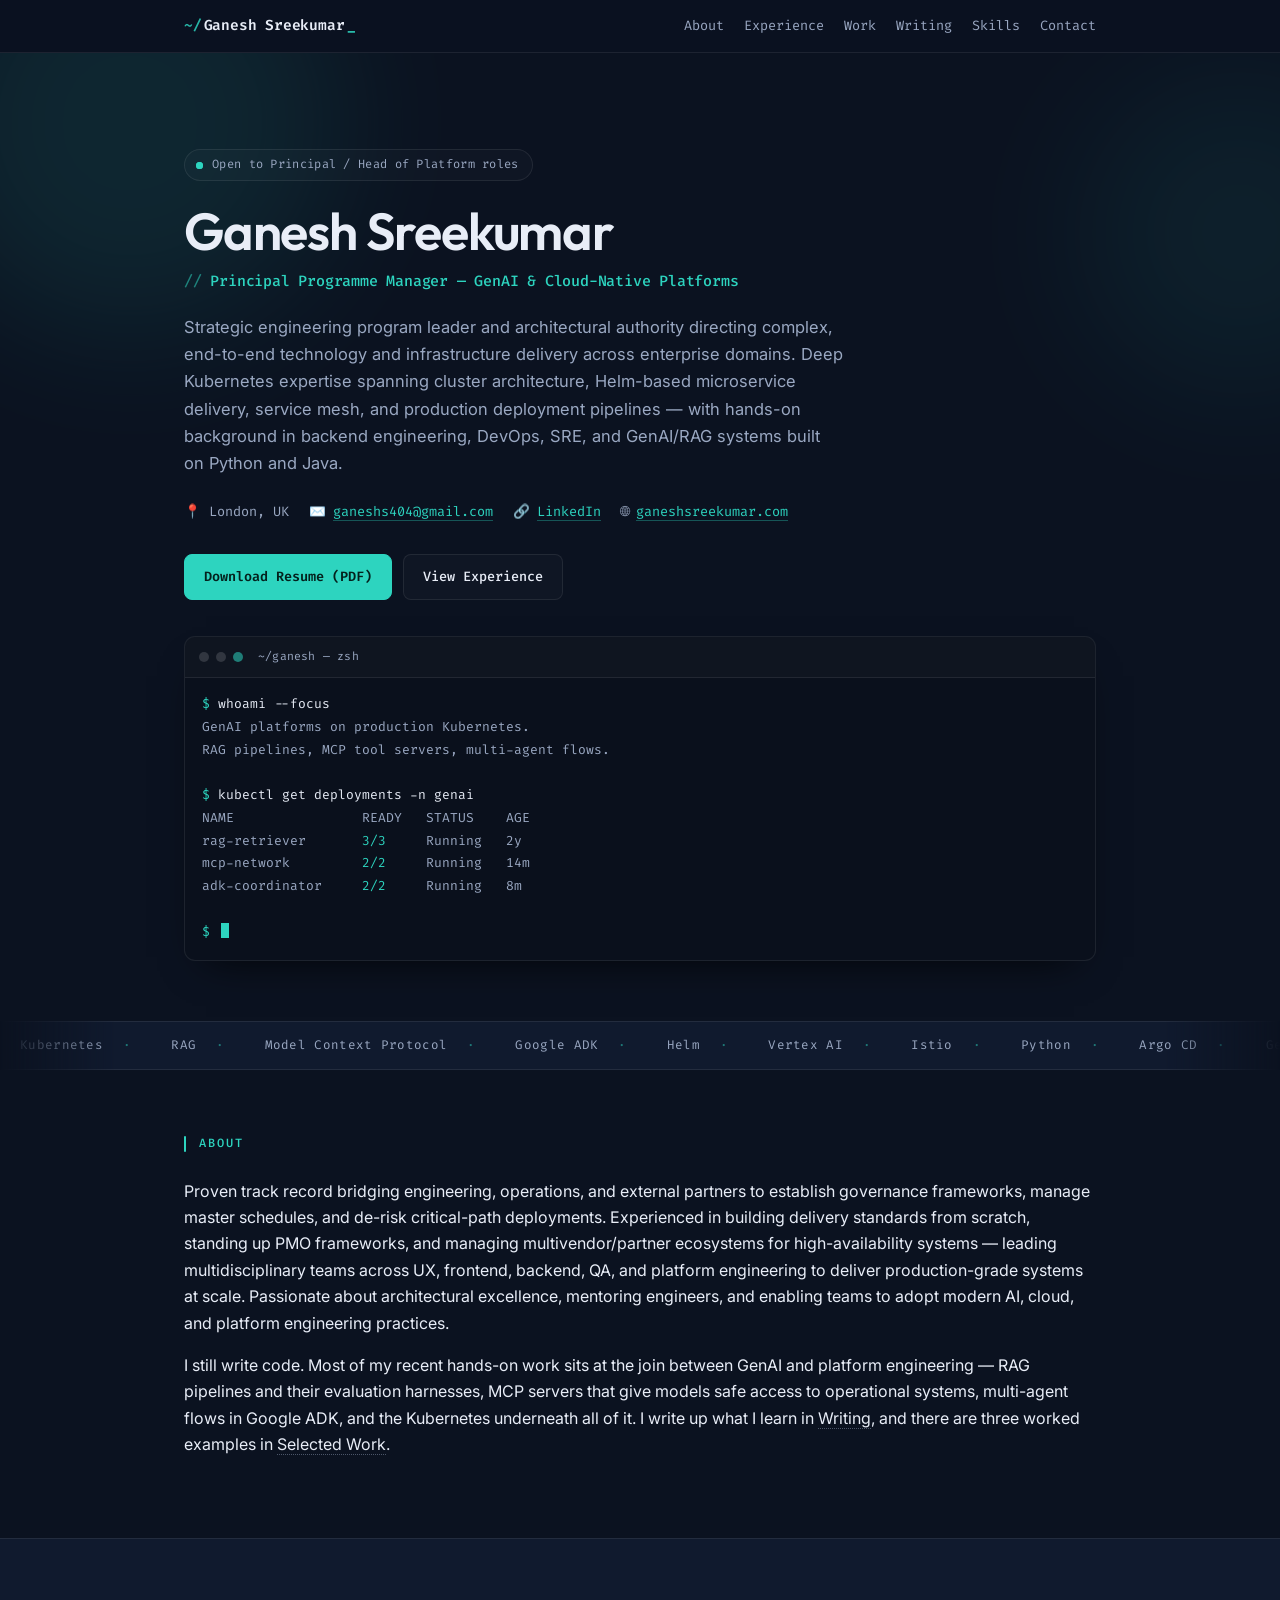
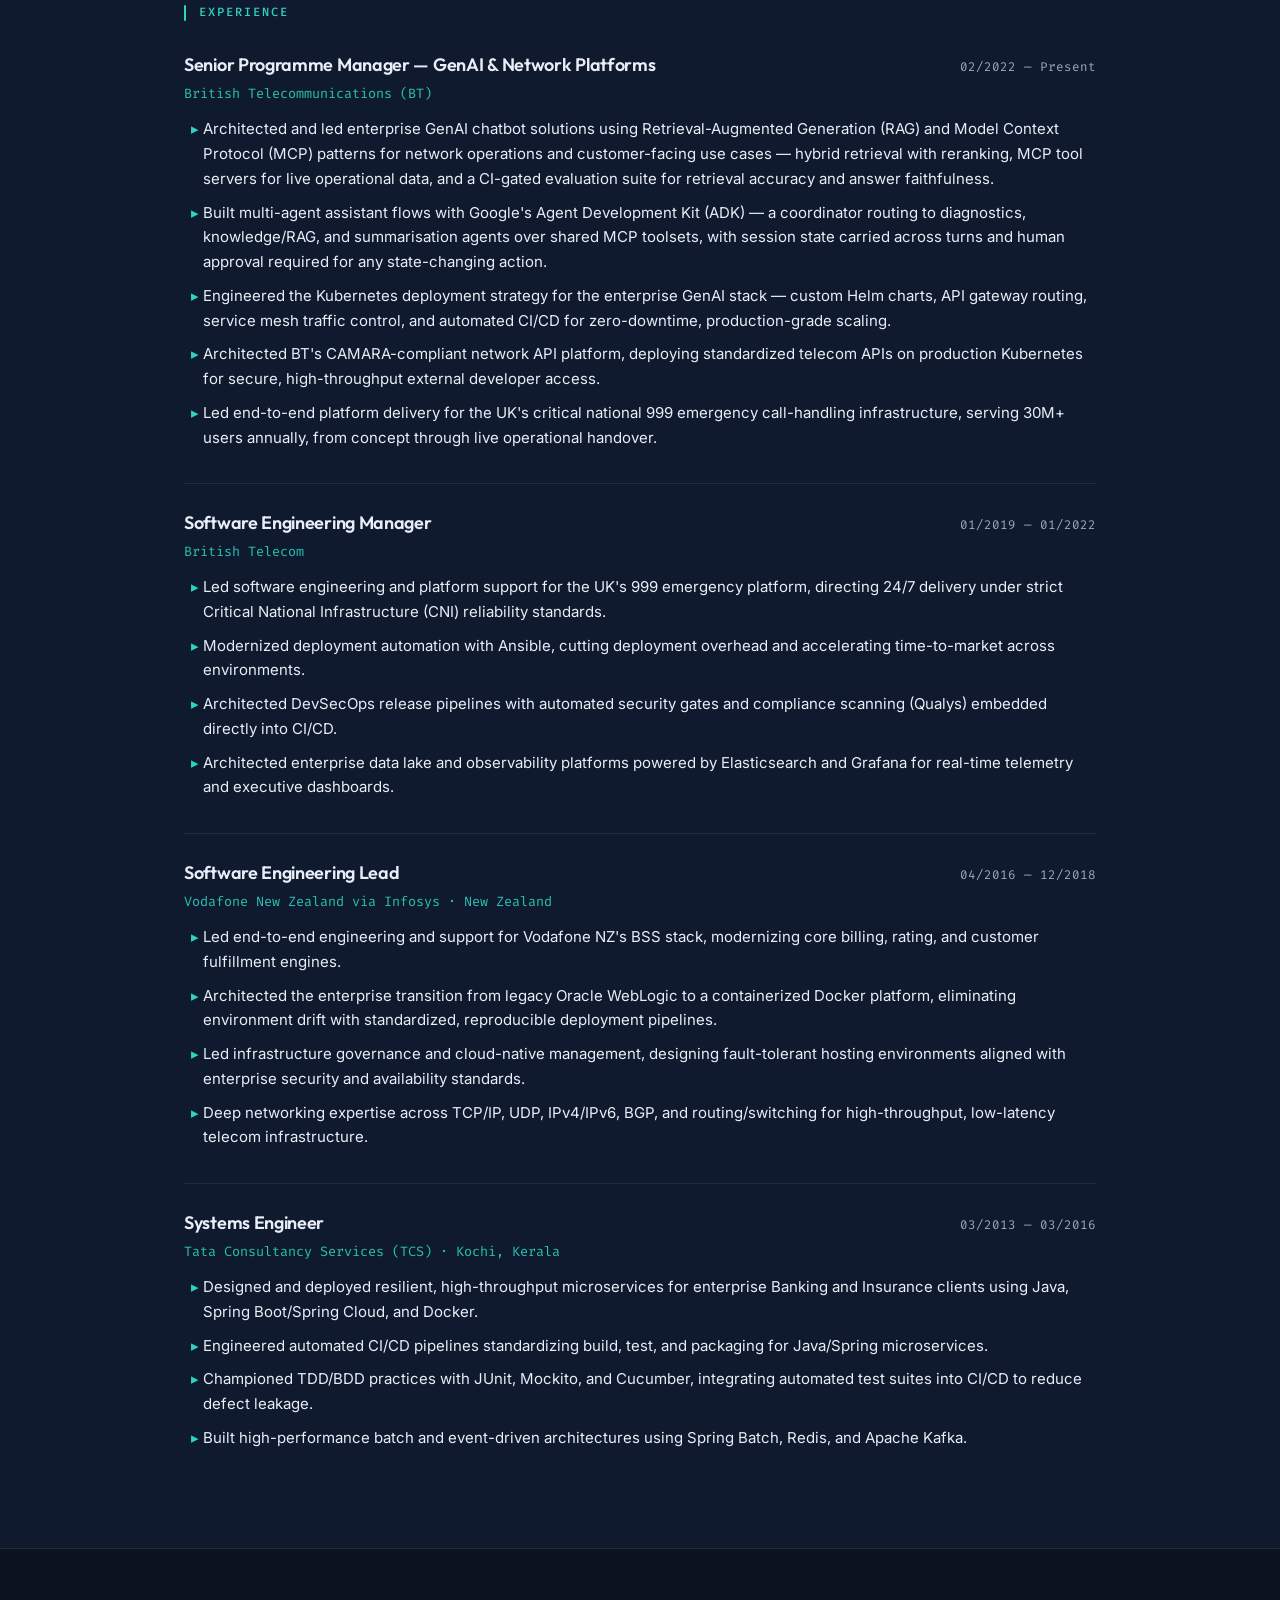
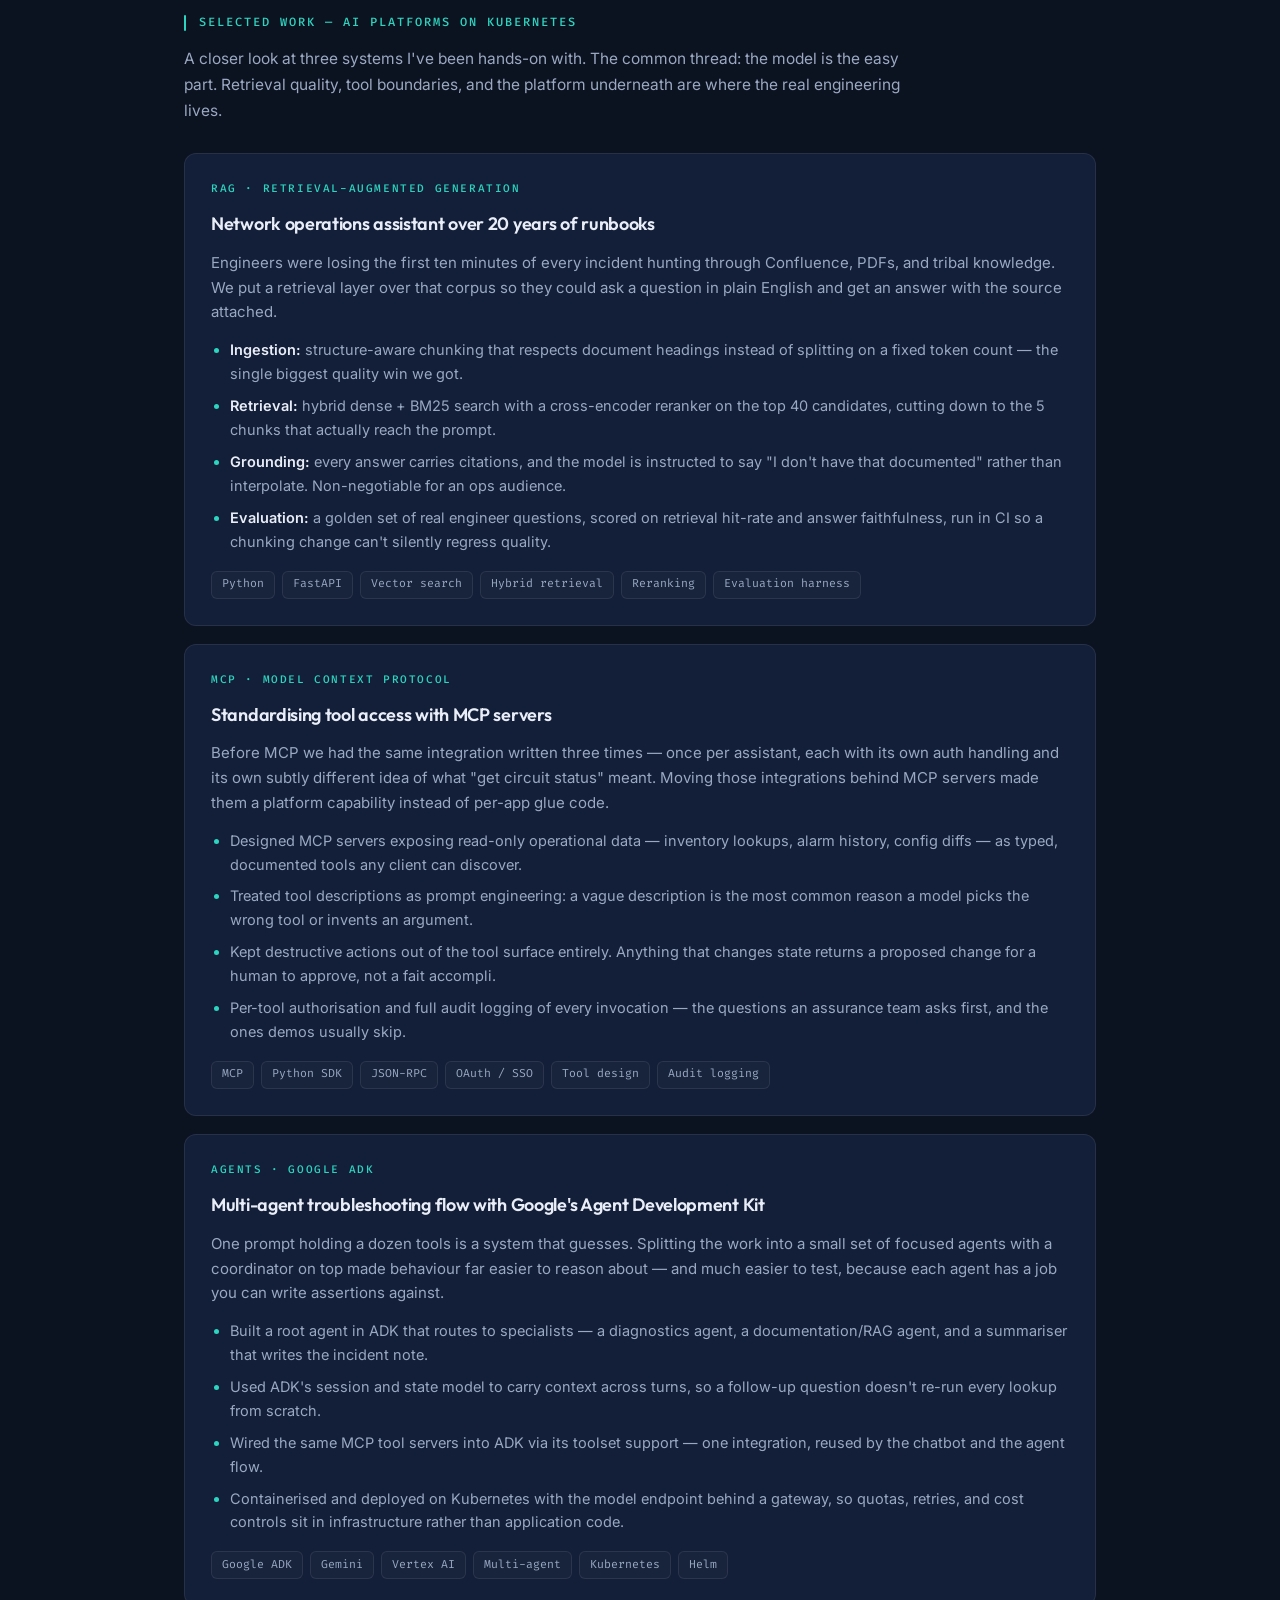
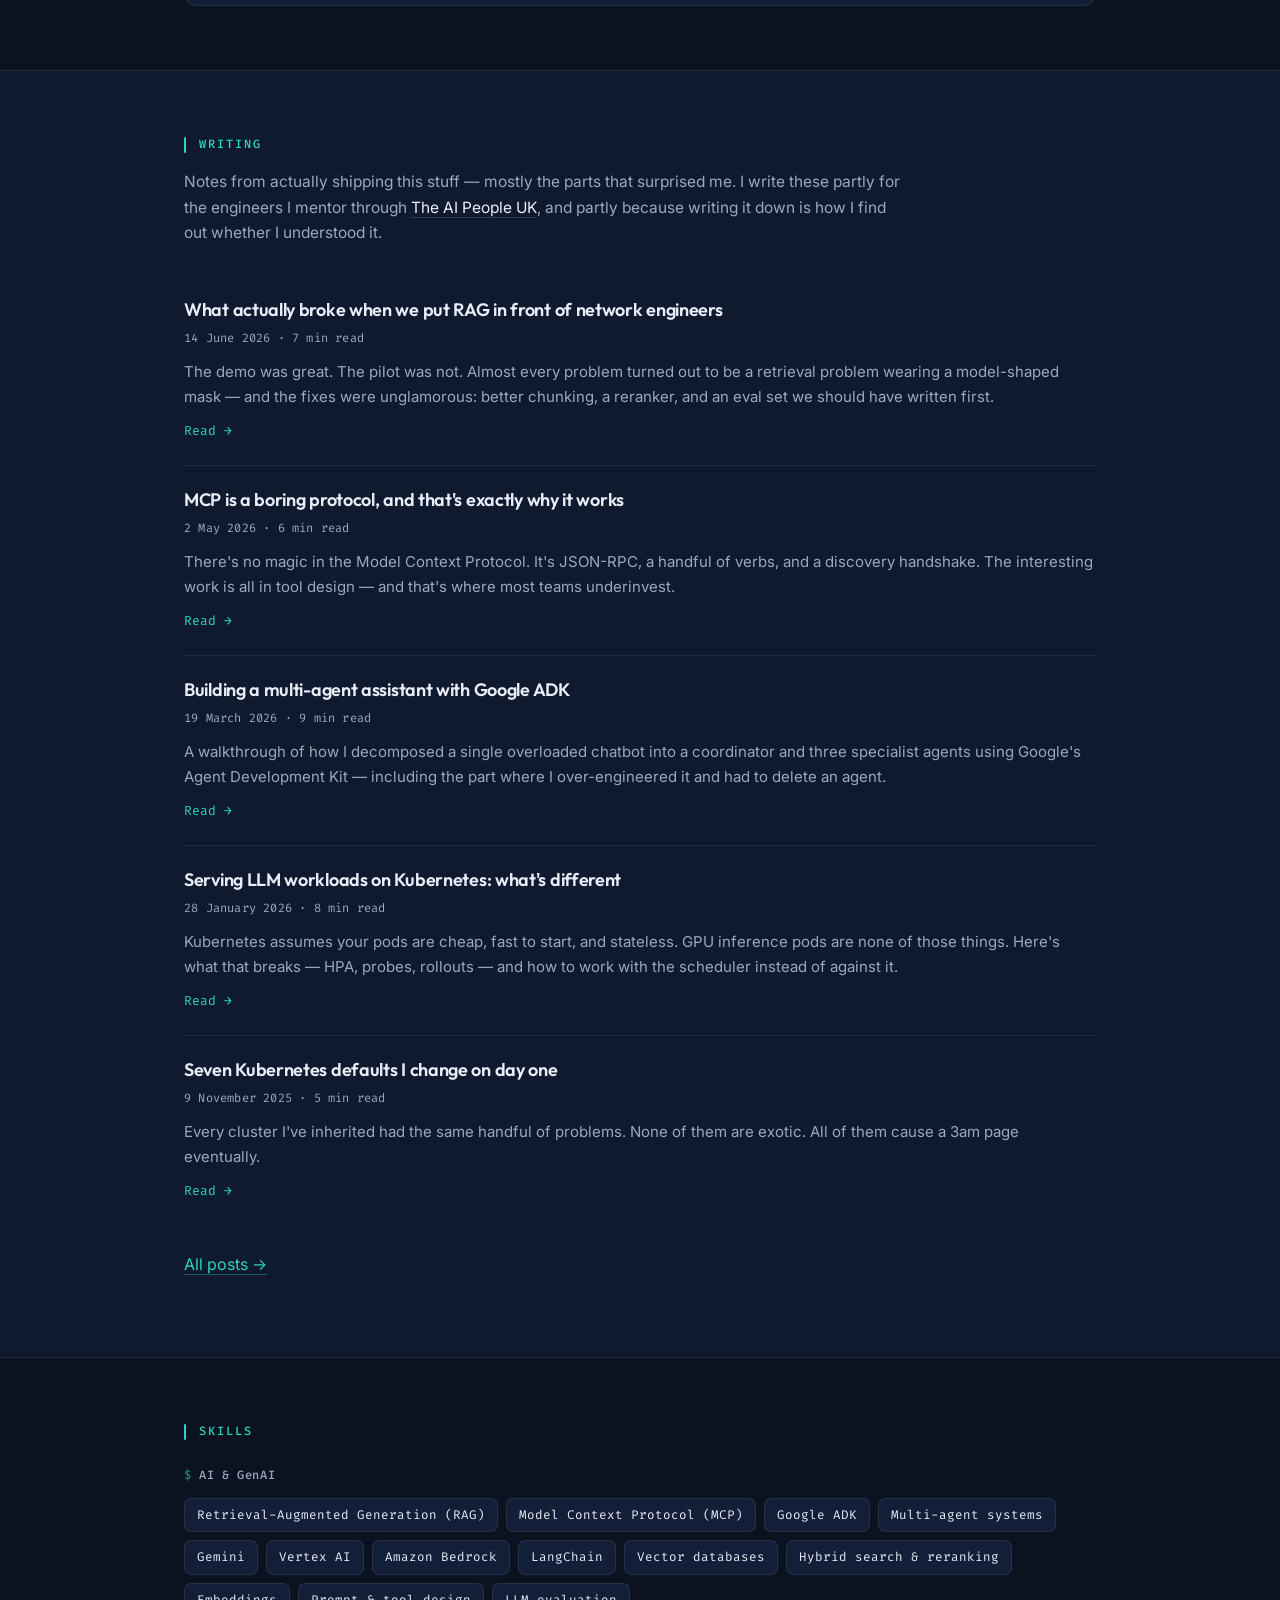
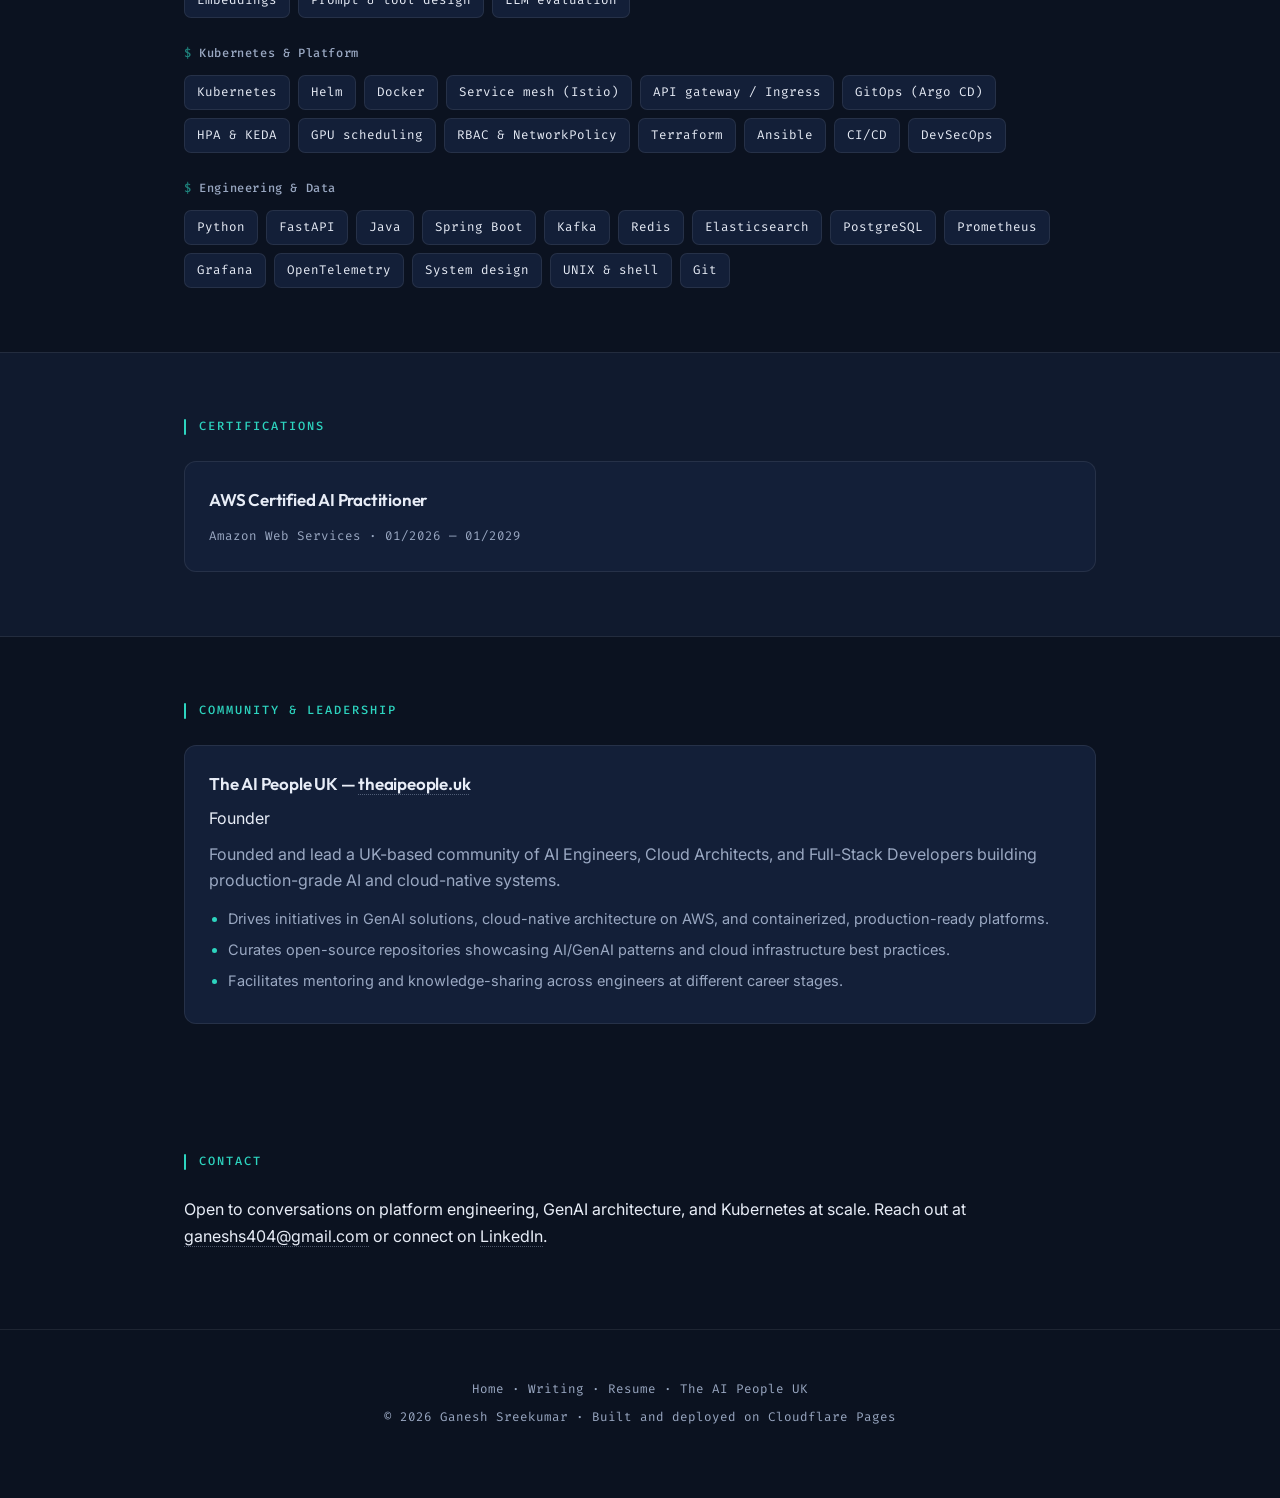
<file: index.html>
<!doctype html>
<html lang="en">
<head>
<meta charset="UTF-8" />
<meta name="viewport" content="width=device-width, initial-scale=1.0" />
<title>Ganesh Sreekumar — Principal Programme Manager</title>
<meta name="description" content="Ganesh Sreekumar — engineering programme leader in London working on Kubernetes platforms and production GenAI systems: RAG, MCP, and multi-agent assistants built with Google ADK." />
<link rel="preconnect" href="https://fonts.googleapis.com" />
<link rel="preconnect" href="https://fonts.gstatic.com" crossorigin />
<link rel="stylesheet" href="https://fonts.googleapis.com/css2?family=Inter:wght@400;500;600&family=Outfit:wght@500;600;700&family=Fira+Code:wght@400;500&display=swap" />
<link rel="stylesheet" href="styles.css" />
</head>
<body>

<header class="site">
  <nav class="site">
    <a class="brand" href="index.html">Ganesh Sreekumar</a>
    <div class="links">
      <a href="#about">About</a>
      <a href="#experience">Experience</a>
      <a href="#work">Work</a>
      <a href="#writing">Writing</a>
      <a href="#skills">Skills</a>
      <a href="#contact">Contact</a>
    </div>
  </nav>
</header>

<section class="hero">
  <div class="wrap">
    <p class="status"><span class="dot"></span> Open to Principal / Head of Platform roles</p>
    <h1>Ganesh Sreekumar</h1>
    <p class="role">Principal Programme Manager — GenAI &amp; Cloud-Native Platforms</p>
    <p class="summary">
      Strategic engineering program leader and architectural authority directing complex,
      end-to-end technology and infrastructure delivery across enterprise domains. Deep
      Kubernetes expertise spanning cluster architecture, Helm-based microservice delivery,
      service mesh, and production deployment pipelines — with hands-on background in
      backend engineering, DevOps, SRE, and GenAI/RAG systems built on Python and Java.
    </p>
    <div class="meta">
      <span>📍 London, UK</span>
      <span>✉️ <a href="mailto:ganeshs404@gmail.com">ganeshs404@gmail.com</a></span>
      <span>🔗 <a href="https://linkedin.com/in/ganesh-sreekumar-a148a0a6" target="_blank" rel="noopener">LinkedIn</a></span>
      <span>🌐 <a href="https://ganeshsreekumar.com" target="_blank" rel="noopener">ganeshsreekumar.com</a></span>
    </div>
    <div class="cta-row">
      <a class="btn primary" href="resume.pdf" download>Download Resume (PDF)</a>
      <a class="btn ghost" href="#experience">View Experience</a>
    </div>

    <div class="terminal" aria-label="Summary of current focus">
      <div class="terminal-bar">
        <i></i><i></i><i></i>
        <span class="path">~/ganesh — zsh</span>
      </div>
      <div class="terminal-body">
<div class="line"><span class="prompt">$</span> <span class="cmd">whoami --focus</span></div>
<div class="line"><span class="out">GenAI platforms on production Kubernetes.</span></div>
<div class="line"><span class="out">RAG pipelines, MCP tool servers, multi-agent flows.</span></div>
<div class="line">&nbsp;</div>
<div class="line"><span class="prompt">$</span> <span class="cmd">kubectl get deployments -n genai</span></div>
<div class="line"><span class="out">NAME                READY   STATUS    AGE</span></div>
<div class="line"><span class="out">rag-retriever       <span class="key">3/3</span>     Running   2y</span></div>
<div class="line"><span class="out">mcp-network         <span class="key">2/2</span>     Running   14m</span></div>
<div class="line"><span class="out">adk-coordinator     <span class="key">2/2</span>     Running   8m</span></div>
<div class="line">&nbsp;</div>
<div class="line"><span class="prompt">$</span> <span class="cursor"></span></div>
      </div>
    </div>
  </div>
</section>

<div class="marquee" aria-hidden="true">
  <div class="marquee-track">
    <span>Kubernetes</span><span>RAG</span><span>Model Context Protocol</span><span>Google ADK</span><span>Helm</span><span>Vertex AI</span><span>Istio</span><span>Python</span><span>Argo CD</span><span>Gemini</span><span>Terraform</span><span>Kafka</span><span>Prometheus</span><span>Spring Boot</span>
    <span>Kubernetes</span><span>RAG</span><span>Model Context Protocol</span><span>Google ADK</span><span>Helm</span><span>Vertex AI</span><span>Istio</span><span>Python</span><span>Argo CD</span><span>Gemini</span><span>Terraform</span><span>Kafka</span><span>Prometheus</span><span>Spring Boot</span>
  </div>
</div>

<section id="about">
  <div class="wrap">
    <h2>About</h2>
    <p class="summary" style="max-width:100%;">
      Proven track record bridging engineering, operations, and external partners to establish
      governance frameworks, manage master schedules, and de-risk critical-path deployments.
      Experienced in building delivery standards from scratch, standing up PMO frameworks, and
      managing multivendor/partner ecosystems for high-availability systems — leading
      multidisciplinary teams across UX, frontend, backend, QA, and platform engineering to
      deliver production-grade systems at scale. Passionate about architectural excellence,
      mentoring engineers, and enabling teams to adopt modern AI, cloud, and platform
      engineering practices.
    </p>
    <p class="summary" style="max-width:100%; margin-top:16px;">
      I still write code. Most of my recent hands-on work sits at the join between GenAI and
      platform engineering — RAG pipelines and their evaluation harnesses, MCP servers that give
      models safe access to operational systems, multi-agent flows in Google ADK, and the
      Kubernetes underneath all of it. I write up what I learn in
      <a href="#writing">Writing</a>, and there are three worked examples in
      <a href="#work">Selected Work</a>.
    </p>
  </div>
</section>

<section id="experience" class="alt">
  <div class="wrap">
    <h2>Experience</h2>

    <div class="job">
      <div class="job-head">
        <h3>Senior Programme Manager — GenAI &amp; Network Platforms</h3>
        <span class="dates">02/2022 — Present</span>
      </div>
      <p class="company">British Telecommunications (BT)</p>
      <ul>
        <li>Architected and led enterprise GenAI chatbot solutions using Retrieval-Augmented Generation (RAG) and Model Context Protocol (MCP) patterns for network operations and customer-facing use cases — hybrid retrieval with reranking, MCP tool servers for live operational data, and a CI-gated evaluation suite for retrieval accuracy and answer faithfulness.</li>
        <li>Built multi-agent assistant flows with Google's Agent Development Kit (ADK) — a coordinator routing to diagnostics, knowledge/RAG, and summarisation agents over shared MCP toolsets, with session state carried across turns and human approval required for any state-changing action.</li>
        <li>Engineered the Kubernetes deployment strategy for the enterprise GenAI stack — custom Helm charts, API gateway routing, service mesh traffic control, and automated CI/CD for zero-downtime, production-grade scaling.</li>
        <li>Architected BT's CAMARA-compliant network API platform, deploying standardized telecom APIs on production Kubernetes for secure, high-throughput external developer access.</li>
        <li>Led end-to-end platform delivery for the UK's critical national 999 emergency call-handling infrastructure, serving 30M+ users annually, from concept through live operational handover.</li>
      </ul>
    </div>

    <div class="job">
      <div class="job-head">
        <h3>Software Engineering Manager</h3>
        <span class="dates">01/2019 — 01/2022</span>
      </div>
      <p class="company">British Telecom</p>
      <ul>
        <li>Led software engineering and platform support for the UK's 999 emergency platform, directing 24/7 delivery under strict Critical National Infrastructure (CNI) reliability standards.</li>
        <li>Modernized deployment automation with Ansible, cutting deployment overhead and accelerating time-to-market across environments.</li>
        <li>Architected DevSecOps release pipelines with automated security gates and compliance scanning (Qualys) embedded directly into CI/CD.</li>
        <li>Architected enterprise data lake and observability platforms powered by Elasticsearch and Grafana for real-time telemetry and executive dashboards.</li>
      </ul>
    </div>

    <div class="job">
      <div class="job-head">
        <h3>Software Engineering Lead</h3>
        <span class="dates">04/2016 — 12/2018</span>
      </div>
      <p class="company">Vodafone New Zealand via Infosys · New Zealand</p>
      <ul>
        <li>Led end-to-end engineering and support for Vodafone NZ's BSS stack, modernizing core billing, rating, and customer fulfillment engines.</li>
        <li>Architected the enterprise transition from legacy Oracle WebLogic to a containerized Docker platform, eliminating environment drift with standardized, reproducible deployment pipelines.</li>
        <li>Led infrastructure governance and cloud-native management, designing fault-tolerant hosting environments aligned with enterprise security and availability standards.</li>
        <li>Deep networking expertise across TCP/IP, UDP, IPv4/IPv6, BGP, and routing/switching for high-throughput, low-latency telecom infrastructure.</li>
      </ul>
    </div>

    <div class="job">
      <div class="job-head">
        <h3>Systems Engineer</h3>
        <span class="dates">03/2013 — 03/2016</span>
      </div>
      <p class="company">Tata Consultancy Services (TCS) · Kochi, Kerala</p>
      <ul>
        <li>Designed and deployed resilient, high-throughput microservices for enterprise Banking and Insurance clients using Java, Spring Boot/Spring Cloud, and Docker.</li>
        <li>Engineered automated CI/CD pipelines standardizing build, test, and packaging for Java/Spring microservices.</li>
        <li>Championed TDD/BDD practices with JUnit, Mockito, and Cucumber, integrating automated test suites into CI/CD to reduce defect leakage.</li>
        <li>Built high-performance batch and event-driven architectures using Spring Batch, Redis, and Apache Kafka.</li>
      </ul>
    </div>
  </div>
</section>

<section id="work">
  <div class="wrap">
    <h2>Selected Work — AI Platforms on Kubernetes</h2>
    <p class="section-intro">
      A closer look at three systems I've been hands-on with. The common thread: the model is
      the easy part. Retrieval quality, tool boundaries, and the platform underneath are where
      the real engineering lives.
    </p>

    <div class="work-grid">

      <div class="work-card">
        <p class="kicker">RAG · Retrieval-Augmented Generation</p>
        <h3>Network operations assistant over 20 years of runbooks</h3>
        <p>
          Engineers were losing the first ten minutes of every incident hunting through
          Confluence, PDFs, and tribal knowledge. We put a retrieval layer over that corpus so
          they could ask a question in plain English and get an answer with the source attached.
        </p>
        <ul>
          <li><span class="label">Ingestion:</span> structure-aware chunking that respects document headings instead of splitting on a fixed token count — the single biggest quality win we got.</li>
          <li><span class="label">Retrieval:</span> hybrid dense + BM25 search with a cross-encoder reranker on the top 40 candidates, cutting down to the 5 chunks that actually reach the prompt.</li>
          <li><span class="label">Grounding:</span> every answer carries citations, and the model is instructed to say "I don't have that documented" rather than interpolate. Non-negotiable for an ops audience.</li>
          <li><span class="label">Evaluation:</span> a golden set of real engineer questions, scored on retrieval hit-rate and answer faithfulness, run in CI so a chunking change can't silently regress quality.</li>
        </ul>
        <div class="stack">
          <span>Python</span><span>FastAPI</span><span>Vector search</span><span>Hybrid retrieval</span>
          <span>Reranking</span><span>Evaluation harness</span>
        </div>
      </div>

      <div class="work-card">
        <p class="kicker">MCP · Model Context Protocol</p>
        <h3>Standardising tool access with MCP servers</h3>
        <p>
          Before MCP we had the same integration written three times — once per assistant, each
          with its own auth handling and its own subtly different idea of what "get circuit
          status" meant. Moving those integrations behind MCP servers made them a platform
          capability instead of per-app glue code.
        </p>
        <ul>
          <li>Designed MCP servers exposing read-only operational data — inventory lookups, alarm history, config diffs — as typed, documented tools any client can discover.</li>
          <li>Treated tool descriptions as prompt engineering: a vague description is the most common reason a model picks the wrong tool or invents an argument.</li>
          <li>Kept destructive actions out of the tool surface entirely. Anything that changes state returns a proposed change for a human to approve, not a fait accompli.</li>
          <li>Per-tool authorisation and full audit logging of every invocation — the questions an assurance team asks first, and the ones demos usually skip.</li>
        </ul>
        <div class="stack">
          <span>MCP</span><span>Python SDK</span><span>JSON-RPC</span><span>OAuth / SSO</span>
          <span>Tool design</span><span>Audit logging</span>
        </div>
      </div>

      <div class="work-card">
        <p class="kicker">Agents · Google ADK</p>
        <h3>Multi-agent troubleshooting flow with Google's Agent Development Kit</h3>
        <p>
          One prompt holding a dozen tools is a system that guesses. Splitting the work into a
          small set of focused agents with a coordinator on top made behaviour far easier to
          reason about — and much easier to test, because each agent has a job you can write
          assertions against.
        </p>
        <ul>
          <li>Built a root agent in ADK that routes to specialists — a diagnostics agent, a documentation/RAG agent, and a summariser that writes the incident note.</li>
          <li>Used ADK's session and state model to carry context across turns, so a follow-up question doesn't re-run every lookup from scratch.</li>
          <li>Wired the same MCP tool servers into ADK via its toolset support — one integration, reused by the chatbot and the agent flow.</li>
          <li>Containerised and deployed on Kubernetes with the model endpoint behind a gateway, so quotas, retries, and cost controls sit in infrastructure rather than application code.</li>
        </ul>
        <div class="stack">
          <span>Google ADK</span><span>Gemini</span><span>Vertex AI</span><span>Multi-agent</span>
          <span>Kubernetes</span><span>Helm</span>
        </div>
      </div>

    </div>
  </div>
</section>

<section id="writing" class="alt">
  <div class="wrap">
    <h2>Writing</h2>
    <p class="section-intro">
      Notes from actually shipping this stuff — mostly the parts that surprised me. I write
      these partly for the engineers I mentor through
      <a href="https://theaipeople.uk/" target="_blank" rel="noopener">The AI People UK</a>, and
      partly because writing it down is how I find out whether I understood it.
    </p>

    <div class="post-list">

      <div class="post-item">
        <h3><a href="blog/rag-lessons-from-production.html">What actually broke when we put RAG in front of network engineers</a></h3>
        <p class="post-meta">14 June 2026 · 7 min read</p>
        <p class="excerpt">
          The demo was great. The pilot was not. Almost every problem turned out to be a
          retrieval problem wearing a model-shaped mask — and the fixes were unglamorous:
          better chunking, a reranker, and an eval set we should have written first.
        </p>
        <a class="more" href="blog/rag-lessons-from-production.html">Read →</a>
      </div>

      <div class="post-item">
        <h3><a href="blog/mcp-is-boring.html">MCP is a boring protocol, and that's exactly why it works</a></h3>
        <p class="post-meta">2 May 2026 · 6 min read</p>
        <p class="excerpt">
          There's no magic in the Model Context Protocol. It's JSON-RPC, a handful of verbs, and
          a discovery handshake. The interesting work is all in tool design — and that's where
          most teams underinvest.
        </p>
        <a class="more" href="blog/mcp-is-boring.html">Read →</a>
      </div>

      <div class="post-item">
        <h3><a href="blog/building-agents-with-google-adk.html">Building a multi-agent assistant with Google ADK</a></h3>
        <p class="post-meta">19 March 2026 · 9 min read</p>
        <p class="excerpt">
          A walkthrough of how I decomposed a single overloaded chatbot into a coordinator and
          three specialist agents using Google's Agent Development Kit — including the part
          where I over-engineered it and had to delete an agent.
        </p>
        <a class="more" href="blog/building-agents-with-google-adk.html">Read →</a>
      </div>

      <div class="post-item">
        <h3><a href="blog/llm-workloads-on-kubernetes.html">Serving LLM workloads on Kubernetes: what's different</a></h3>
        <p class="post-meta">28 January 2026 · 8 min read</p>
        <p class="excerpt">
          Kubernetes assumes your pods are cheap, fast to start, and stateless. GPU inference
          pods are none of those things. Here's what that breaks — HPA, probes, rollouts — and
          how to work with the scheduler instead of against it.
        </p>
        <a class="more" href="blog/llm-workloads-on-kubernetes.html">Read →</a>
      </div>

      <div class="post-item">
        <h3><a href="blog/kubernetes-defaults-i-change.html">Seven Kubernetes defaults I change on day one</a></h3>
        <p class="post-meta">9 November 2025 · 5 min read</p>
        <p class="excerpt">
          Every cluster I've inherited had the same handful of problems. None of them are
          exotic. All of them cause a 3am page eventually.
        </p>
        <a class="more" href="blog/kubernetes-defaults-i-change.html">Read →</a>
      </div>

    </div>

    <p style="margin-top:26px;"><a href="blog/index.html">All posts →</a></p>
  </div>
</section>

<section id="skills">
  <div class="wrap">
    <h2>Skills</h2>
    <div class="skill-group">
      <h3>AI &amp; GenAI</h3>
      <div class="skills">
        <span>Retrieval-Augmented Generation (RAG)</span><span>Model Context Protocol (MCP)</span>
        <span>Google ADK</span><span>Multi-agent systems</span><span>Gemini</span>
        <span>Vertex AI</span><span>Amazon Bedrock</span><span>LangChain</span>
        <span>Vector databases</span><span>Hybrid search &amp; reranking</span>
        <span>Embeddings</span><span>Prompt &amp; tool design</span><span>LLM evaluation</span>
      </div>
    </div>
    <div class="skill-group">
      <h3>Kubernetes &amp; Platform</h3>
      <div class="skills">
        <span>Kubernetes</span><span>Helm</span><span>Docker</span><span>Service mesh (Istio)</span>
        <span>API gateway / Ingress</span><span>GitOps (Argo CD)</span><span>HPA &amp; KEDA</span>
        <span>GPU scheduling</span><span>RBAC &amp; NetworkPolicy</span><span>Terraform</span>
        <span>Ansible</span><span>CI/CD</span><span>DevSecOps</span>
      </div>
    </div>
    <div class="skill-group">
      <h3>Engineering &amp; Data</h3>
      <div class="skills">
        <span>Python</span><span>FastAPI</span><span>Java</span><span>Spring Boot</span>
        <span>Kafka</span><span>Redis</span><span>Elasticsearch</span><span>PostgreSQL</span>
        <span>Prometheus</span><span>Grafana</span><span>OpenTelemetry</span>
        <span>System design</span><span>UNIX &amp; shell</span><span>Git</span>
      </div>
    </div>
  </div>
</section>

<section id="certifications" class="alt">
  <div class="wrap">
    <h2>Certifications</h2>
    <div class="cert-card">
      <h3>AWS Certified AI Practitioner</h3>
      <p class="dates">Amazon Web Services · 01/2026 — 01/2029</p>
    </div>
  </div>
</section>

<section id="community">
  <div class="wrap">
    <h2>Community &amp; Leadership</h2>
    <div class="community-card">
      <h3>The AI People UK — <a href="https://theaipeople.uk/" target="_blank" rel="noopener">theaipeople.uk</a></h3>
      <p style="color:var(--text); margin:0;">Founder</p>
      <p>Founded and lead a UK-based community of AI Engineers, Cloud Architects, and Full-Stack Developers building production-grade AI and cloud-native systems.</p>
      <ul>
        <li>Drives initiatives in GenAI solutions, cloud-native architecture on AWS, and containerized, production-ready platforms.</li>
        <li>Curates open-source repositories showcasing AI/GenAI patterns and cloud infrastructure best practices.</li>
        <li>Facilitates mentoring and knowledge-sharing across engineers at different career stages.</li>
      </ul>
    </div>
  </div>
</section>

<section id="contact">
  <div class="wrap">
    <h2>Contact</h2>
    <p class="summary" style="max-width:100%;">
      Open to conversations on platform engineering, GenAI architecture, and Kubernetes at scale.
      Reach out at <a href="mailto:ganeshs404@gmail.com">ganeshs404@gmail.com</a> or connect on
      <a href="https://linkedin.com/in/ganesh-sreekumar-a148a0a6" target="_blank" rel="noopener">LinkedIn</a>.
    </p>
  </div>
</section>

<footer>
  <div class="wrap">
    <p><a href="index.html">Home</a> · <a href="blog/index.html">Writing</a> · <a href="resume.pdf">Resume</a> · <a href="https://theaipeople.uk/" target="_blank" rel="noopener">The AI People UK</a></p>
    <p>© <span id="year"></span> Ganesh Sreekumar · Built and deployed on Cloudflare Pages</p>
  </div>
</footer>

<script>document.getElementById('year').textContent = new Date().getFullYear();</script>
</body>
</html>
</file>
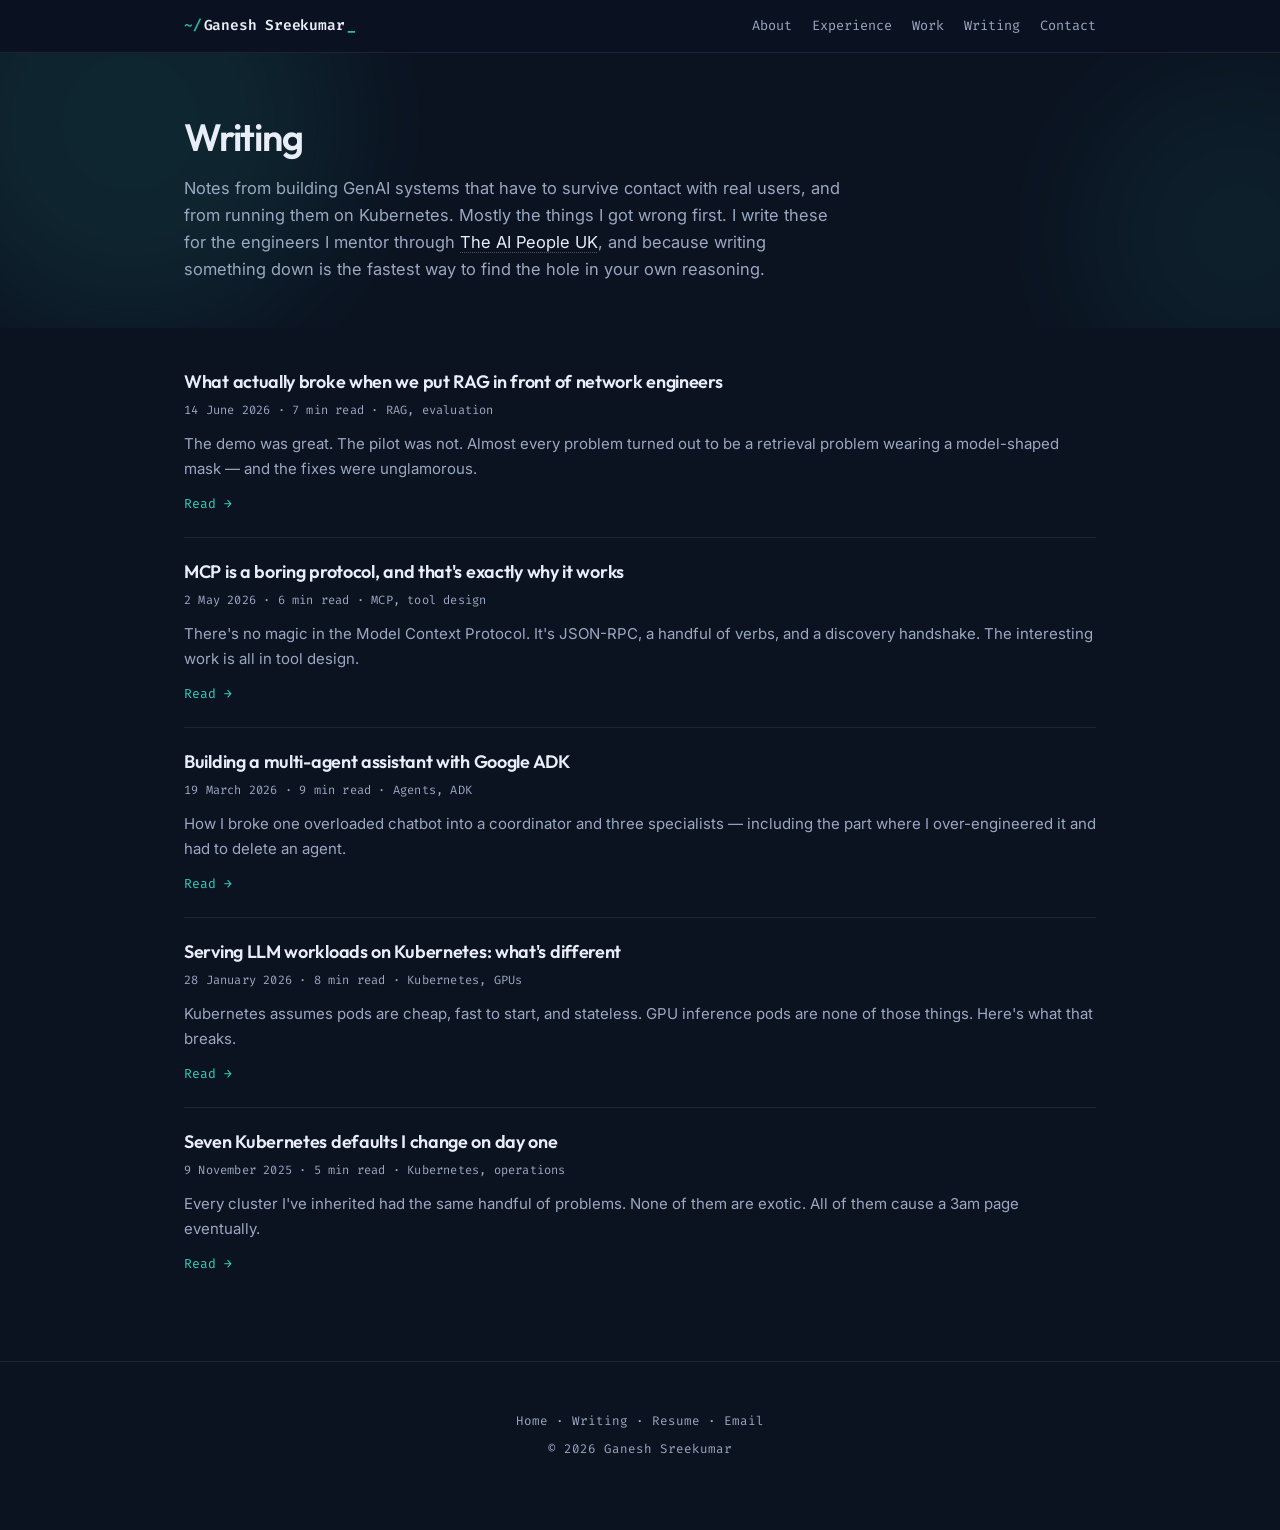
<file: blog/index.html>
<!doctype html>
<html lang="en">
<head>
<meta charset="UTF-8" />
<meta name="viewport" content="width=device-width, initial-scale=1.0" />
<title>Writing — Ganesh Sreekumar</title>
<meta name="description" content="Notes on production GenAI — RAG, MCP, Google ADK agents — and running it all on Kubernetes." />
<link rel="preconnect" href="https://fonts.googleapis.com" />
<link rel="preconnect" href="https://fonts.gstatic.com" crossorigin />
<link rel="stylesheet" href="https://fonts.googleapis.com/css2?family=Inter:wght@400;500;600&family=Outfit:wght@500;600;700&family=Fira+Code:wght@400;500&display=swap" />
<link rel="stylesheet" href="../styles.css" />
</head>
<body>

<header class="site">
  <nav class="site">
    <a class="brand" href="../index.html">Ganesh Sreekumar</a>
    <div class="links">
      <a href="../index.html#about">About</a>
      <a href="../index.html#experience">Experience</a>
      <a href="../index.html#work">Work</a>
      <a href="index.html">Writing</a>
      <a href="../index.html#contact">Contact</a>
    </div>
  </nav>
</header>

<section class="hero" style="padding:64px 0 28px;">
  <div class="wrap">
    <h1 style="font-size:clamp(28px,4.2vw,38px);">Writing</h1>
    <p class="summary">
      Notes from building GenAI systems that have to survive contact with real users, and from
      running them on Kubernetes. Mostly the things I got wrong first. I write these for the
      engineers I mentor through <a href="https://theaipeople.uk/" target="_blank" rel="noopener">The AI People UK</a>,
      and because writing something down is the fastest way to find the hole in your own reasoning.
    </p>
  </div>
</section>

<section style="padding-top:20px;">
  <div class="wrap">
    <div class="post-list">

      <div class="post-item">
        <h3><a href="rag-lessons-from-production.html">What actually broke when we put RAG in front of network engineers</a></h3>
        <p class="post-meta">14 June 2026 · 7 min read · RAG, evaluation</p>
        <p class="excerpt">
          The demo was great. The pilot was not. Almost every problem turned out to be a
          retrieval problem wearing a model-shaped mask — and the fixes were unglamorous.
        </p>
        <a class="more" href="rag-lessons-from-production.html">Read →</a>
      </div>

      <div class="post-item">
        <h3><a href="mcp-is-boring.html">MCP is a boring protocol, and that's exactly why it works</a></h3>
        <p class="post-meta">2 May 2026 · 6 min read · MCP, tool design</p>
        <p class="excerpt">
          There's no magic in the Model Context Protocol. It's JSON-RPC, a handful of verbs, and
          a discovery handshake. The interesting work is all in tool design.
        </p>
        <a class="more" href="mcp-is-boring.html">Read →</a>
      </div>

      <div class="post-item">
        <h3><a href="building-agents-with-google-adk.html">Building a multi-agent assistant with Google ADK</a></h3>
        <p class="post-meta">19 March 2026 · 9 min read · Agents, ADK</p>
        <p class="excerpt">
          How I broke one overloaded chatbot into a coordinator and three specialists — including
          the part where I over-engineered it and had to delete an agent.
        </p>
        <a class="more" href="building-agents-with-google-adk.html">Read →</a>
      </div>

      <div class="post-item">
        <h3><a href="llm-workloads-on-kubernetes.html">Serving LLM workloads on Kubernetes: what's different</a></h3>
        <p class="post-meta">28 January 2026 · 8 min read · Kubernetes, GPUs</p>
        <p class="excerpt">
          Kubernetes assumes pods are cheap, fast to start, and stateless. GPU inference pods are
          none of those things. Here's what that breaks.
        </p>
        <a class="more" href="llm-workloads-on-kubernetes.html">Read →</a>
      </div>

      <div class="post-item">
        <h3><a href="kubernetes-defaults-i-change.html">Seven Kubernetes defaults I change on day one</a></h3>
        <p class="post-meta">9 November 2025 · 5 min read · Kubernetes, operations</p>
        <p class="excerpt">
          Every cluster I've inherited had the same handful of problems. None of them are exotic.
          All of them cause a 3am page eventually.
        </p>
        <a class="more" href="kubernetes-defaults-i-change.html">Read →</a>
      </div>

    </div>
  </div>
</section>

<footer>
  <div class="wrap">
    <p><a href="../index.html">Home</a> · <a href="index.html">Writing</a> · <a href="../resume.pdf">Resume</a> · <a href="mailto:ganeshs404@gmail.com">Email</a></p>
    <p>© <span id="year"></span> Ganesh Sreekumar</p>
  </div>
</footer>

<script>document.getElementById('year').textContent = new Date().getFullYear();</script>
</body>
</html>
</file>
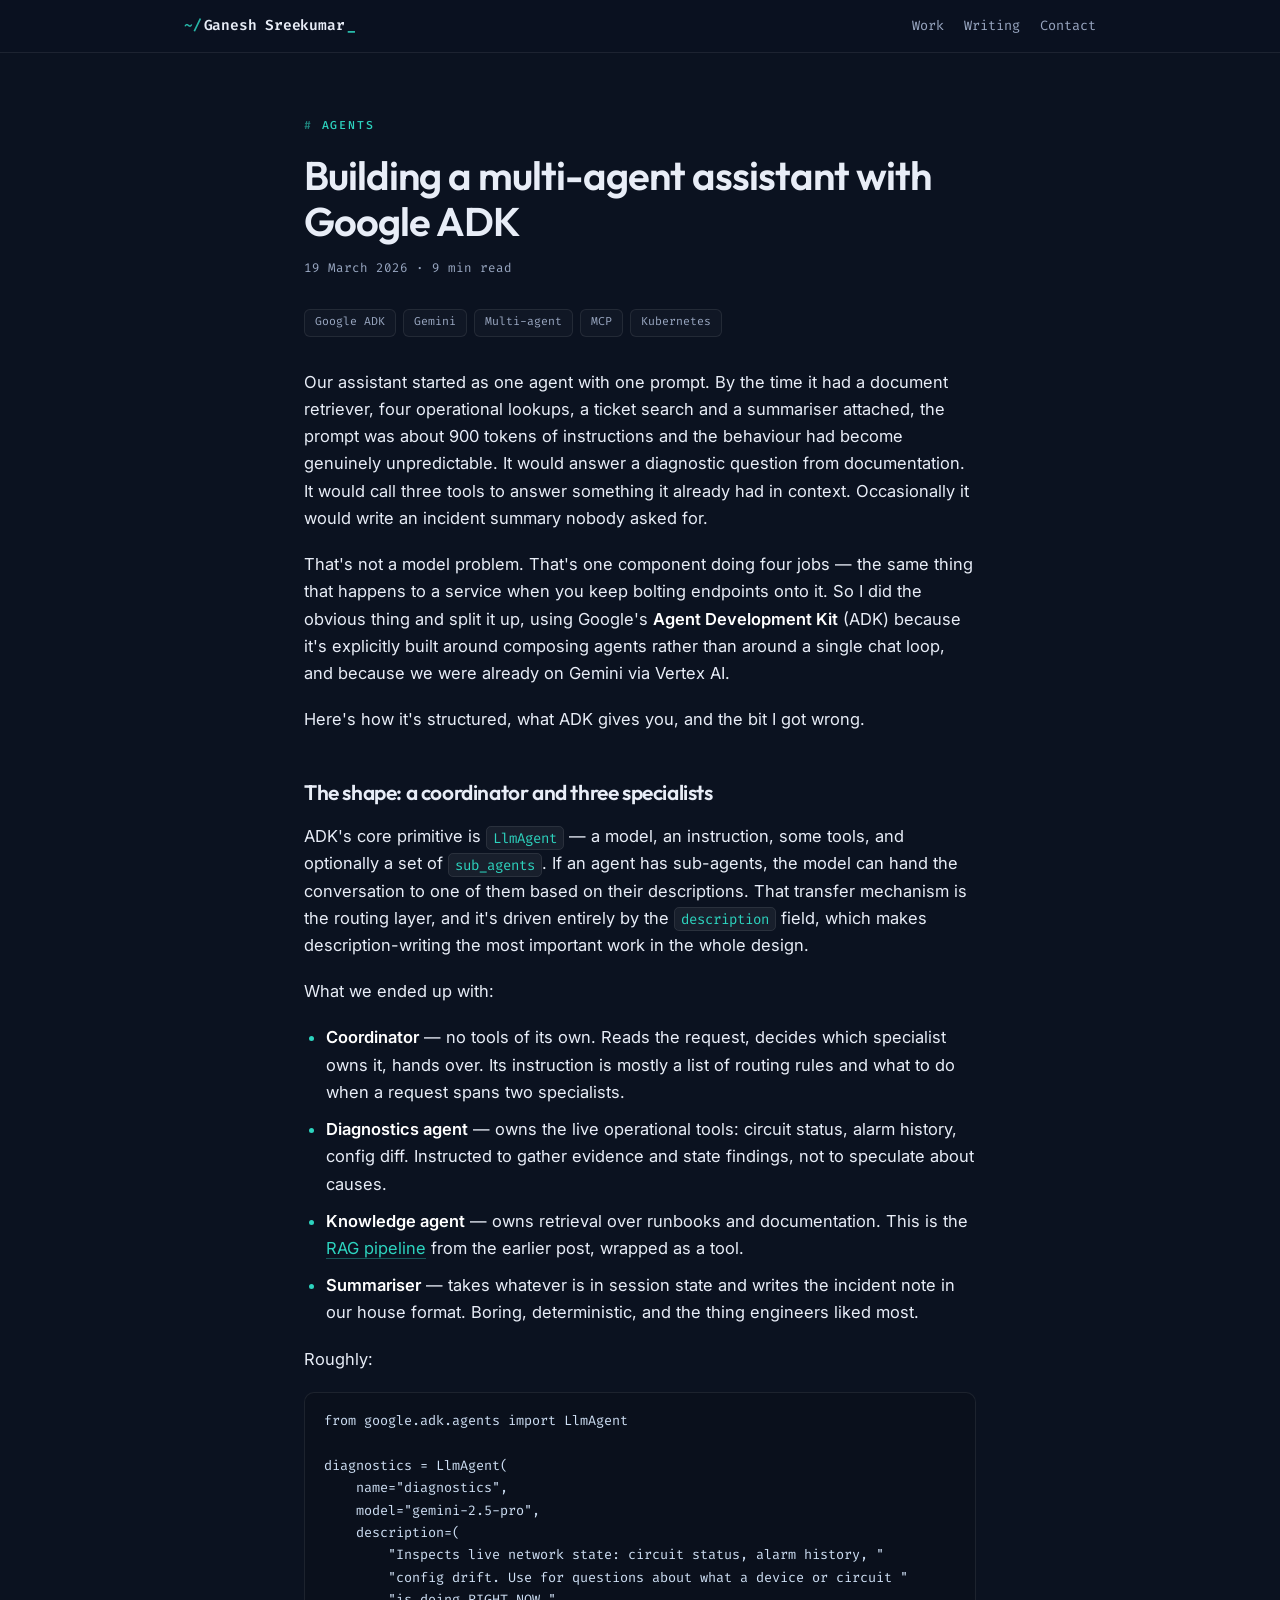
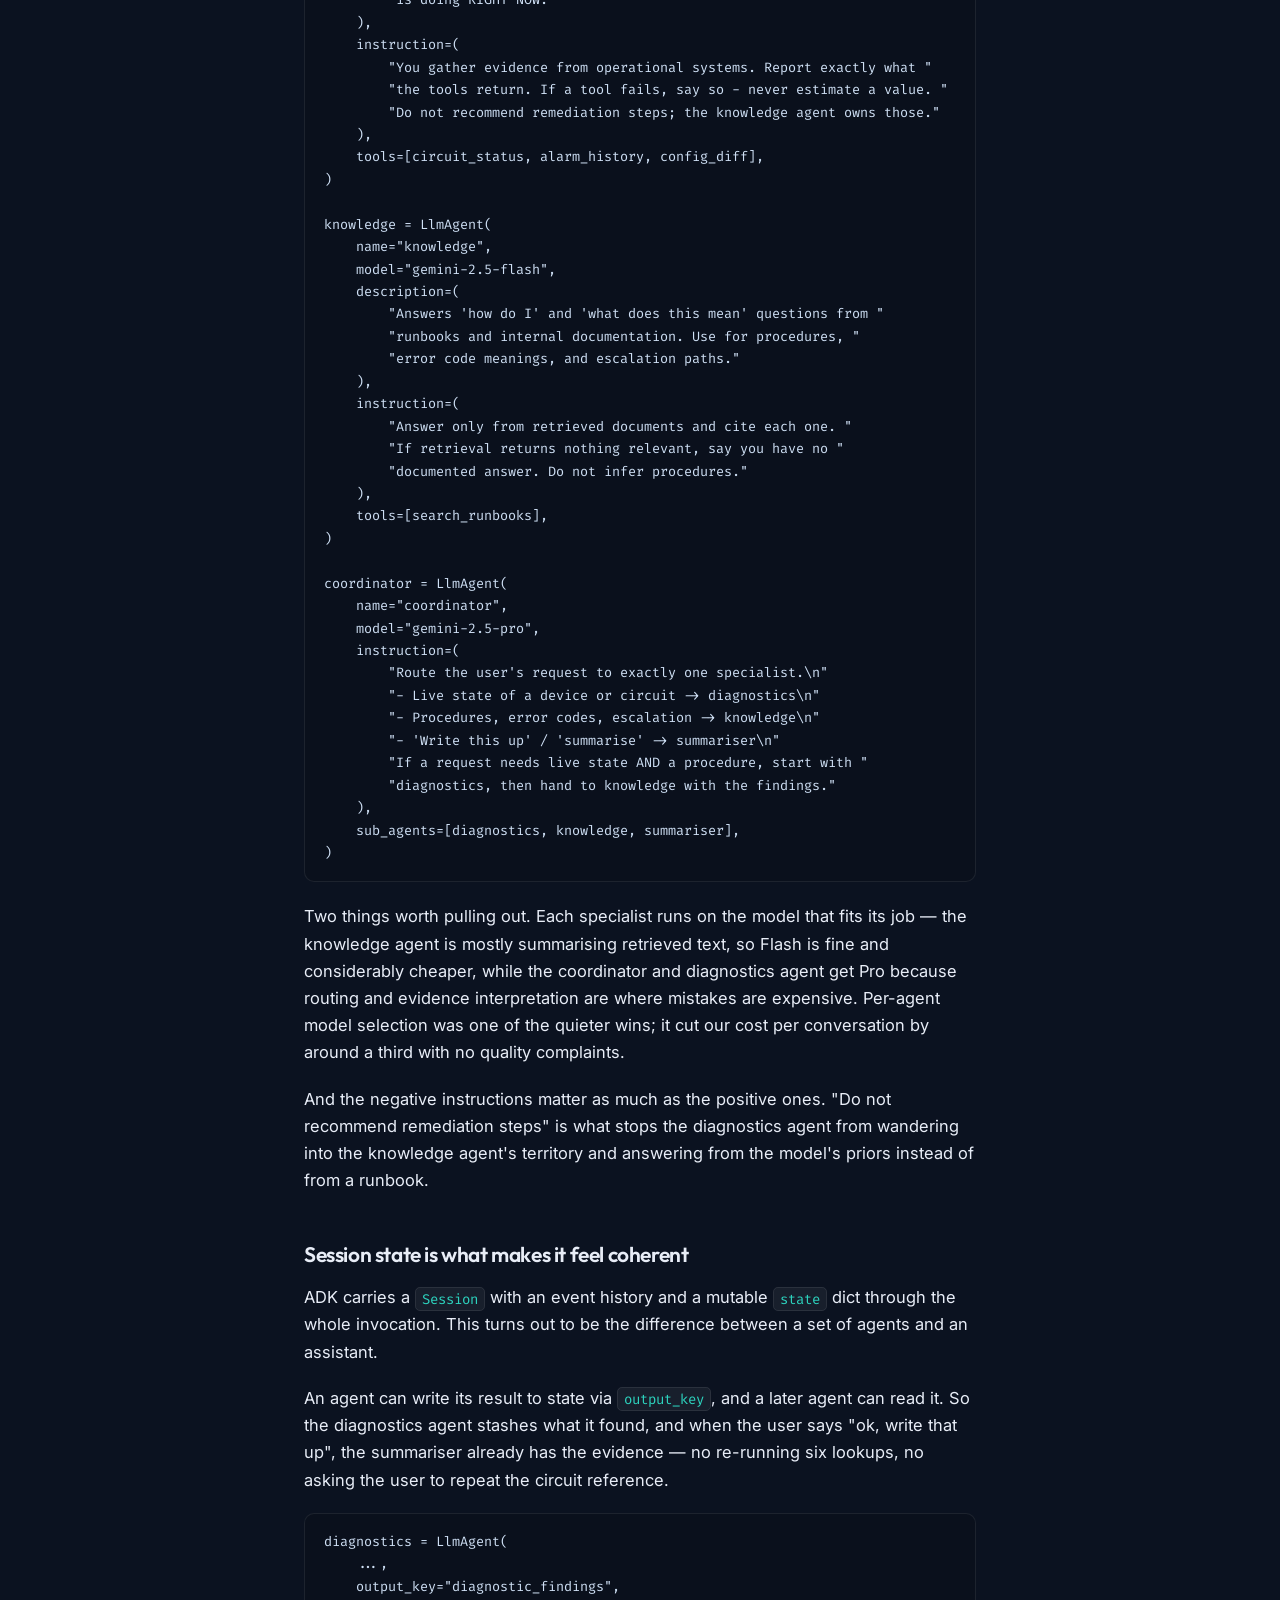
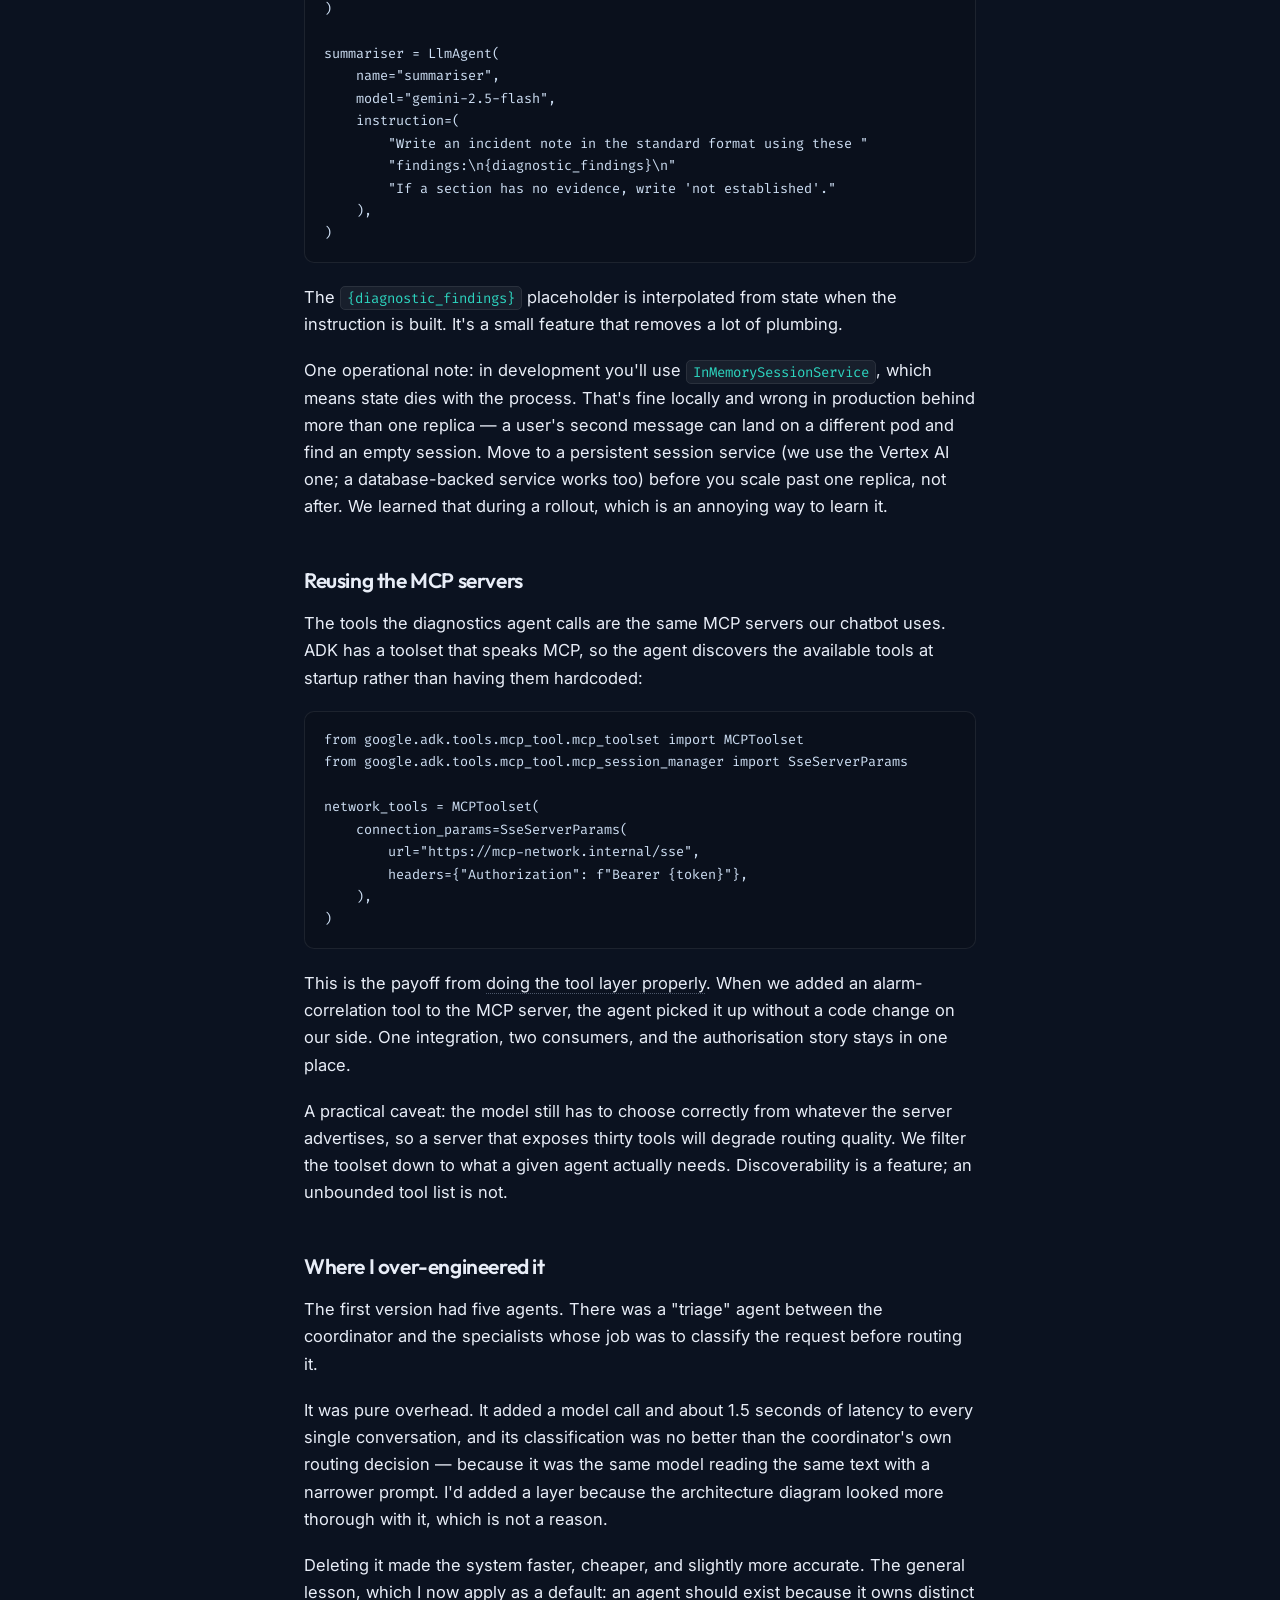
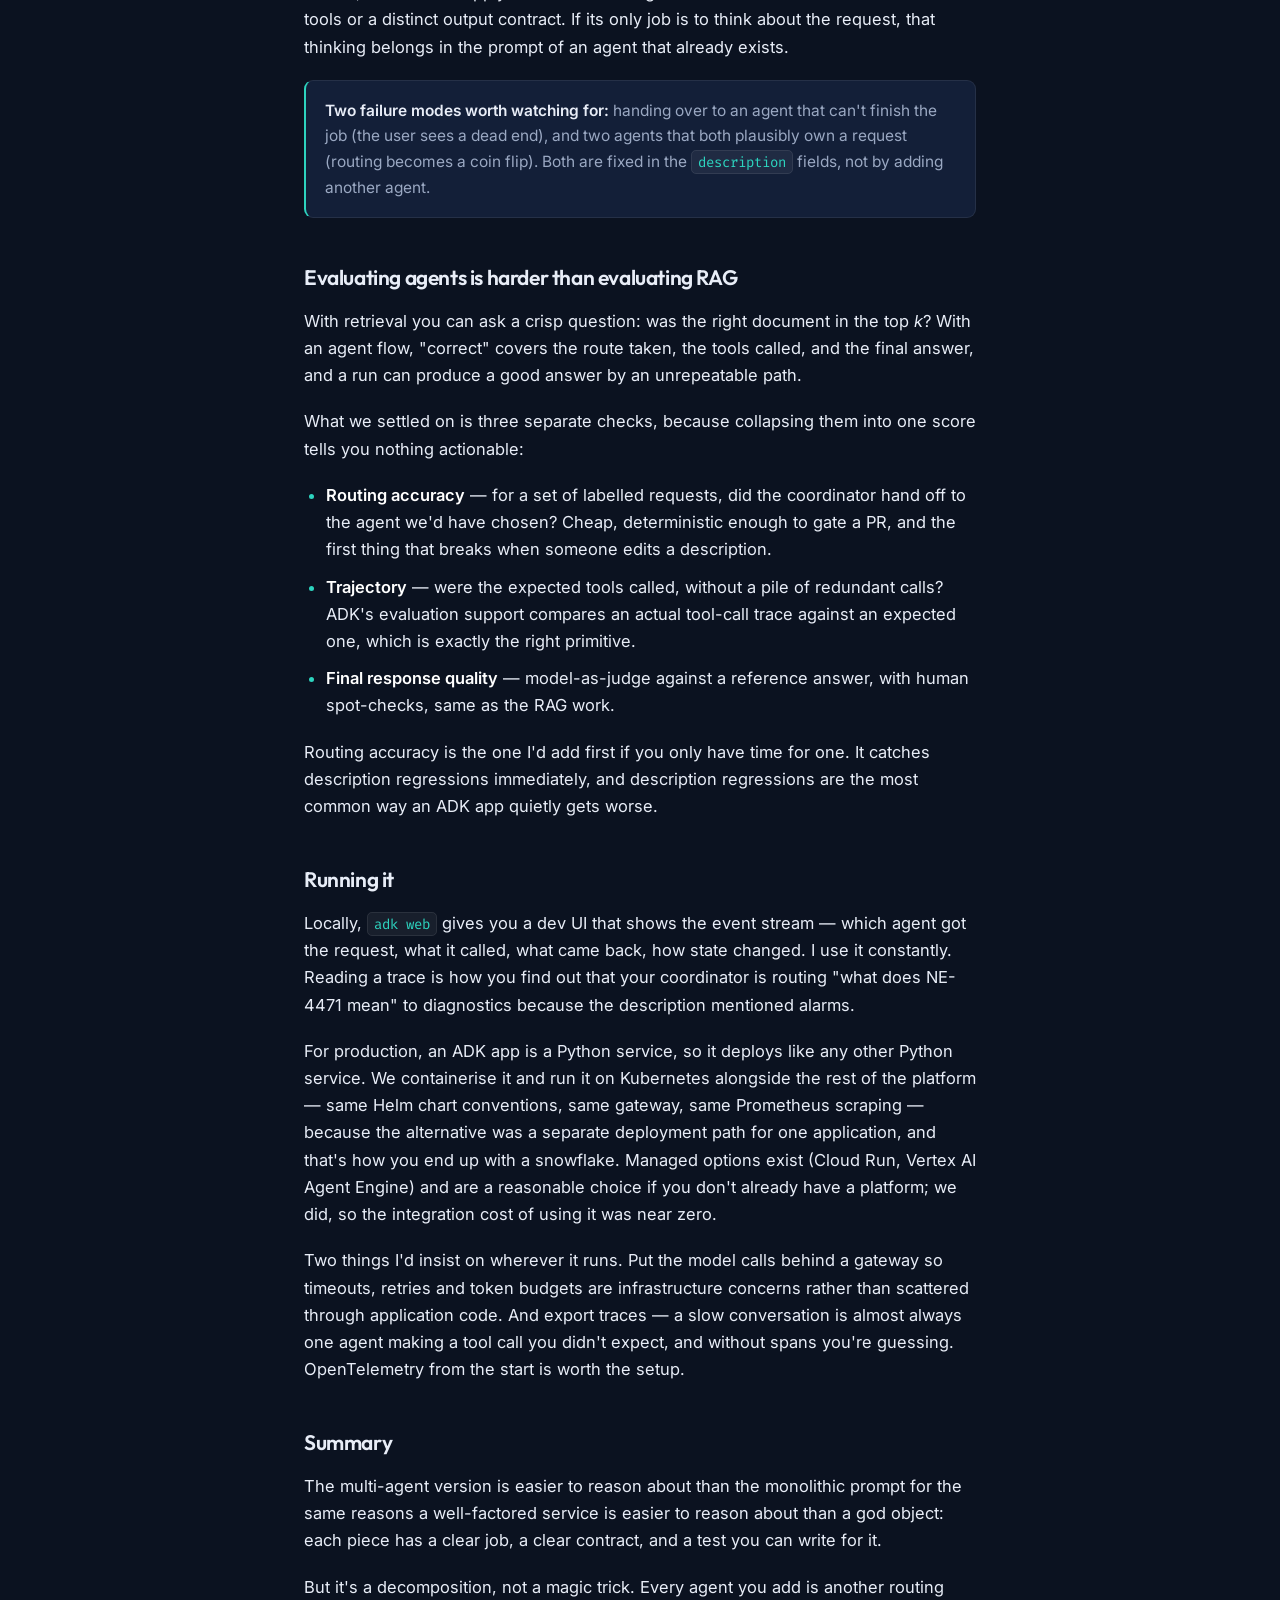
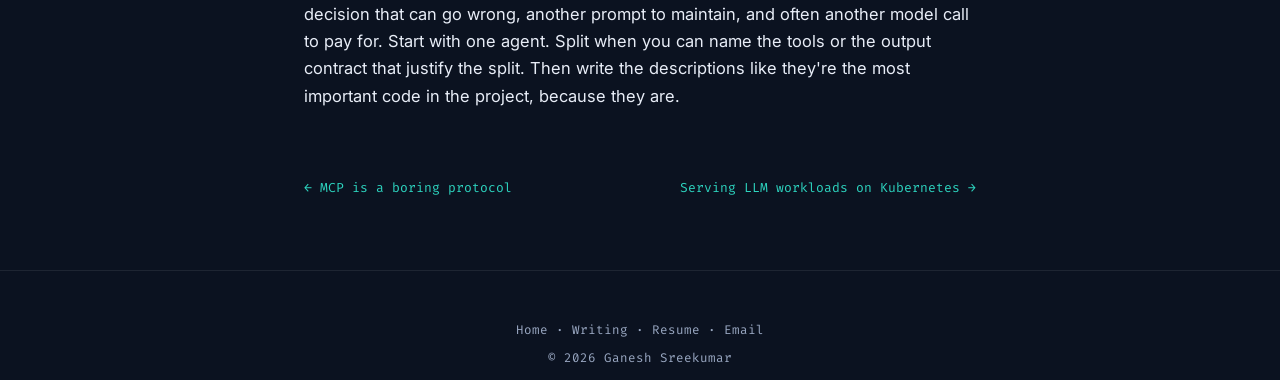
<file: blog/building-agents-with-google-adk.html>
<!doctype html>
<html lang="en">
<head>
<meta charset="UTF-8" />
<meta name="viewport" content="width=device-width, initial-scale=1.0" />
<title>Building a multi-agent assistant with Google ADK — Ganesh Sreekumar</title>
<meta name="description" content="Decomposing an overloaded chatbot into a coordinator and specialist agents with Google's Agent Development Kit: routing, session state, MCP toolsets, and deploying on Kubernetes." />
<link rel="preconnect" href="https://fonts.googleapis.com" />
<link rel="preconnect" href="https://fonts.gstatic.com" crossorigin />
<link rel="stylesheet" href="https://fonts.googleapis.com/css2?family=Inter:wght@400;500;600&family=Outfit:wght@500;600;700&family=Fira+Code:wght@400;500&display=swap" />
<link rel="stylesheet" href="../styles.css" />
</head>
<body>

<header class="site">
  <nav class="site">
    <a class="brand" href="../index.html">Ganesh Sreekumar</a>
    <div class="links">
      <a href="../index.html#work">Work</a>
      <a href="index.html">Writing</a>
      <a href="../index.html#contact">Contact</a>
    </div>
  </nav>
</header>

<article class="article">
  <p class="eyebrow">Agents</p>
  <h1>Building a multi-agent assistant with Google ADK</h1>
  <p class="byline">19 March 2026 · 9 min read</p>
  <div class="tags"><span>Google ADK</span><span>Gemini</span><span>Multi-agent</span><span>MCP</span><span>Kubernetes</span></div>

  <p>
    Our assistant started as one agent with one prompt. By the time it had a document retriever,
    four operational lookups, a ticket search and a summariser attached, the prompt was about 900
    tokens of instructions and the behaviour had become genuinely unpredictable. It would answer a
    diagnostic question from documentation. It would call three tools to answer something it
    already had in context. Occasionally it would write an incident summary nobody asked for.
  </p>
  <p>
    That's not a model problem. That's one component doing four jobs — the same thing that happens
    to a service when you keep bolting endpoints onto it. So I did the obvious thing and split it
    up, using Google's <strong>Agent Development Kit</strong> (ADK) because it's explicitly built
    around composing agents rather than around a single chat loop, and because we were already on
    Gemini via Vertex AI.
  </p>
  <p>
    Here's how it's structured, what ADK gives you, and the bit I got wrong.
  </p>

  <h2>The shape: a coordinator and three specialists</h2>
  <p>
    ADK's core primitive is <code>LlmAgent</code> — a model, an instruction, some tools, and
    optionally a set of <code>sub_agents</code>. If an agent has sub-agents, the model can hand the
    conversation to one of them based on their descriptions. That transfer mechanism is the
    routing layer, and it's driven entirely by the <code>description</code> field, which makes
    description-writing the most important work in the whole design.
  </p>
  <p>
    What we ended up with:
  </p>
  <ul>
    <li><strong>Coordinator</strong> — no tools of its own. Reads the request, decides which
      specialist owns it, hands over. Its instruction is mostly a list of routing rules and what
      to do when a request spans two specialists.</li>
    <li><strong>Diagnostics agent</strong> — owns the live operational tools: circuit status,
      alarm history, config diff. Instructed to gather evidence and state findings, not to
      speculate about causes.</li>
    <li><strong>Knowledge agent</strong> — owns retrieval over runbooks and documentation. This is
      the <a href="rag-lessons-from-production.html">RAG pipeline</a> from the earlier post,
      wrapped as a tool.</li>
    <li><strong>Summariser</strong> — takes whatever is in session state and writes the incident
      note in our house format. Boring, deterministic, and the thing engineers liked most.</li>
  </ul>
  <p>
    Roughly:
  </p>
  <pre><code>from google.adk.agents import LlmAgent

diagnostics = LlmAgent(
    name="diagnostics",
    model="gemini-2.5-pro",
    description=(
        "Inspects live network state: circuit status, alarm history, "
        "config drift. Use for questions about what a device or circuit "
        "is doing RIGHT NOW."
    ),
    instruction=(
        "You gather evidence from operational systems. Report exactly what "
        "the tools return. If a tool fails, say so - never estimate a value. "
        "Do not recommend remediation steps; the knowledge agent owns those."
    ),
    tools=[circuit_status, alarm_history, config_diff],
)

knowledge = LlmAgent(
    name="knowledge",
    model="gemini-2.5-flash",
    description=(
        "Answers 'how do I' and 'what does this mean' questions from "
        "runbooks and internal documentation. Use for procedures, "
        "error code meanings, and escalation paths."
    ),
    instruction=(
        "Answer only from retrieved documents and cite each one. "
        "If retrieval returns nothing relevant, say you have no "
        "documented answer. Do not infer procedures."
    ),
    tools=[search_runbooks],
)

coordinator = LlmAgent(
    name="coordinator",
    model="gemini-2.5-pro",
    instruction=(
        "Route the user's request to exactly one specialist.\n"
        "- Live state of a device or circuit -> diagnostics\n"
        "- Procedures, error codes, escalation -> knowledge\n"
        "- 'Write this up' / 'summarise' -> summariser\n"
        "If a request needs live state AND a procedure, start with "
        "diagnostics, then hand to knowledge with the findings."
    ),
    sub_agents=[diagnostics, knowledge, summariser],
)</code></pre>
  <p>
    Two things worth pulling out. Each specialist runs on the model that fits its job — the
    knowledge agent is mostly summarising retrieved text, so Flash is fine and considerably
    cheaper, while the coordinator and diagnostics agent get Pro because routing and evidence
    interpretation are where mistakes are expensive. Per-agent model selection was one of the
    quieter wins; it cut our cost per conversation by around a third with no quality complaints.
  </p>
  <p>
    And the negative instructions matter as much as the positive ones. "Do not recommend
    remediation steps" is what stops the diagnostics agent from wandering into the knowledge
    agent's territory and answering from the model's priors instead of from a runbook.
  </p>

  <h2>Session state is what makes it feel coherent</h2>
  <p>
    ADK carries a <code>Session</code> with an event history and a mutable <code>state</code> dict
    through the whole invocation. This turns out to be the difference between a set of agents and
    an assistant.
  </p>
  <p>
    An agent can write its result to state via <code>output_key</code>, and a later agent can read
    it. So the diagnostics agent stashes what it found, and when the user says "ok, write that
    up", the summariser already has the evidence — no re-running six lookups, no asking the user
    to repeat the circuit reference.
  </p>
  <pre><code>diagnostics = LlmAgent(
    ...,
    output_key="diagnostic_findings",
)

summariser = LlmAgent(
    name="summariser",
    model="gemini-2.5-flash",
    instruction=(
        "Write an incident note in the standard format using these "
        "findings:\n{diagnostic_findings}\n"
        "If a section has no evidence, write 'not established'."
    ),
)</code></pre>
  <p>
    The <code>{diagnostic_findings}</code> placeholder is interpolated from state when the
    instruction is built. It's a small feature that removes a lot of plumbing.
  </p>
  <p>
    One operational note: in development you'll use <code>InMemorySessionService</code>, which
    means state dies with the process. That's fine locally and wrong in production behind more
    than one replica — a user's second message can land on a different pod and find an empty
    session. Move to a persistent session service (we use the Vertex AI one; a database-backed
    service works too) before you scale past one replica, not after. We learned that during a
    rollout, which is an annoying way to learn it.
  </p>

  <h2>Reusing the MCP servers</h2>
  <p>
    The tools the diagnostics agent calls are the same MCP servers our chatbot uses. ADK has a
    toolset that speaks MCP, so the agent discovers the available tools at startup rather than
    having them hardcoded:
  </p>
  <pre><code>from google.adk.tools.mcp_tool.mcp_toolset import MCPToolset
from google.adk.tools.mcp_tool.mcp_session_manager import SseServerParams

network_tools = MCPToolset(
    connection_params=SseServerParams(
        url="https://mcp-network.internal/sse",
        headers={"Authorization": f"Bearer {token}"},
    ),
)</code></pre>
  <p>
    This is the payoff from <a href="mcp-is-boring.html">doing the tool layer properly</a>. When
    we added an alarm-correlation tool to the MCP server, the agent picked it up without a code
    change on our side. One integration, two consumers, and the authorisation story stays in one
    place.
  </p>
  <p>
    A practical caveat: the model still has to choose correctly from whatever the server advertises,
    so a server that exposes thirty tools will degrade routing quality. We filter the toolset down
    to what a given agent actually needs. Discoverability is a feature; an unbounded tool list is
    not.
  </p>

  <h2>Where I over-engineered it</h2>
  <p>
    The first version had five agents. There was a "triage" agent between the coordinator and the
    specialists whose job was to classify the request before routing it.
  </p>
  <p>
    It was pure overhead. It added a model call and about 1.5 seconds of latency to every single
    conversation, and its classification was no better than the coordinator's own routing decision
    — because it was the same model reading the same text with a narrower prompt. I'd added a layer
    because the architecture diagram looked more thorough with it, which is not a reason.
  </p>
  <p>
    Deleting it made the system faster, cheaper, and slightly more accurate. The general lesson,
    which I now apply as a default: an agent should exist because it owns distinct tools or a
    distinct output contract. If its only job is to think about the request, that thinking belongs
    in the prompt of an agent that already exists.
  </p>
  <div class="callout">
    <p>
      <strong>Two failure modes worth watching for:</strong> handing over to an agent that can't
      finish the job (the user sees a dead end), and two agents that both plausibly own a request
      (routing becomes a coin flip). Both are fixed in the <code>description</code> fields, not by
      adding another agent.
    </p>
  </div>

  <h2>Evaluating agents is harder than evaluating RAG</h2>
  <p>
    With retrieval you can ask a crisp question: was the right document in the top <em>k</em>?
    With an agent flow, "correct" covers the route taken, the tools called, and the final answer,
    and a run can produce a good answer by an unrepeatable path.
  </p>
  <p>
    What we settled on is three separate checks, because collapsing them into one score tells you
    nothing actionable:
  </p>
  <ul>
    <li><strong>Routing accuracy</strong> — for a set of labelled requests, did the coordinator
      hand off to the agent we'd have chosen? Cheap, deterministic enough to gate a PR, and the
      first thing that breaks when someone edits a description.</li>
    <li><strong>Trajectory</strong> — were the expected tools called, without a pile of redundant
      calls? ADK's evaluation support compares an actual tool-call trace against an expected one,
      which is exactly the right primitive.</li>
    <li><strong>Final response quality</strong> — model-as-judge against a reference answer, with
      human spot-checks, same as the RAG work.</li>
  </ul>
  <p>
    Routing accuracy is the one I'd add first if you only have time for one. It catches
    description regressions immediately, and description regressions are the most common way an
    ADK app quietly gets worse.
  </p>

  <h2>Running it</h2>
  <p>
    Locally, <code>adk web</code> gives you a dev UI that shows the event stream — which agent got
    the request, what it called, what came back, how state changed. I use it constantly. Reading a
    trace is how you find out that your coordinator is routing "what does NE-4471 mean" to
    diagnostics because the description mentioned alarms.
  </p>
  <p>
    For production, an ADK app is a Python service, so it deploys like any other Python service.
    We containerise it and run it on Kubernetes alongside the rest of the platform — same Helm
    chart conventions, same gateway, same Prometheus scraping — because the alternative was a
    separate deployment path for one application, and that's how you end up with a snowflake.
    Managed options exist (Cloud Run, Vertex AI Agent Engine) and are a reasonable choice if you
    don't already have a platform; we did, so the integration cost of using it was near zero.
  </p>
  <p>
    Two things I'd insist on wherever it runs. Put the model calls behind a gateway so timeouts,
    retries and token budgets are infrastructure concerns rather than scattered through
    application code. And export traces — a slow conversation is almost always one agent making a
    tool call you didn't expect, and without spans you're guessing. OpenTelemetry from the start
    is worth the setup.
  </p>

  <h2>Summary</h2>
  <p>
    The multi-agent version is easier to reason about than the monolithic prompt for the same
    reasons a well-factored service is easier to reason about than a god object: each piece has a
    clear job, a clear contract, and a test you can write for it.
  </p>
  <p>
    But it's a decomposition, not a magic trick. Every agent you add is another routing decision
    that can go wrong, another prompt to maintain, and often another model call to pay for. Start
    with one agent. Split when you can name the tools or the output contract that justify the
    split. Then write the descriptions like they're the most important code in the project,
    because they are.
  </p>
</article>

<div class="post-nav">
  <a href="mcp-is-boring.html">← MCP is a boring protocol</a>
  <a href="llm-workloads-on-kubernetes.html">Serving LLM workloads on Kubernetes →</a>
</div>

<footer>
  <div class="wrap">
    <p><a href="../index.html">Home</a> · <a href="index.html">Writing</a> · <a href="../resume.pdf">Resume</a> · <a href="mailto:ganeshs404@gmail.com">Email</a></p>
    <p>© <span id="year"></span> Ganesh Sreekumar</p>
  </div>
</footer>

<script>document.getElementById('year').textContent = new Date().getFullYear();</script>
</body>
</html>
</file>
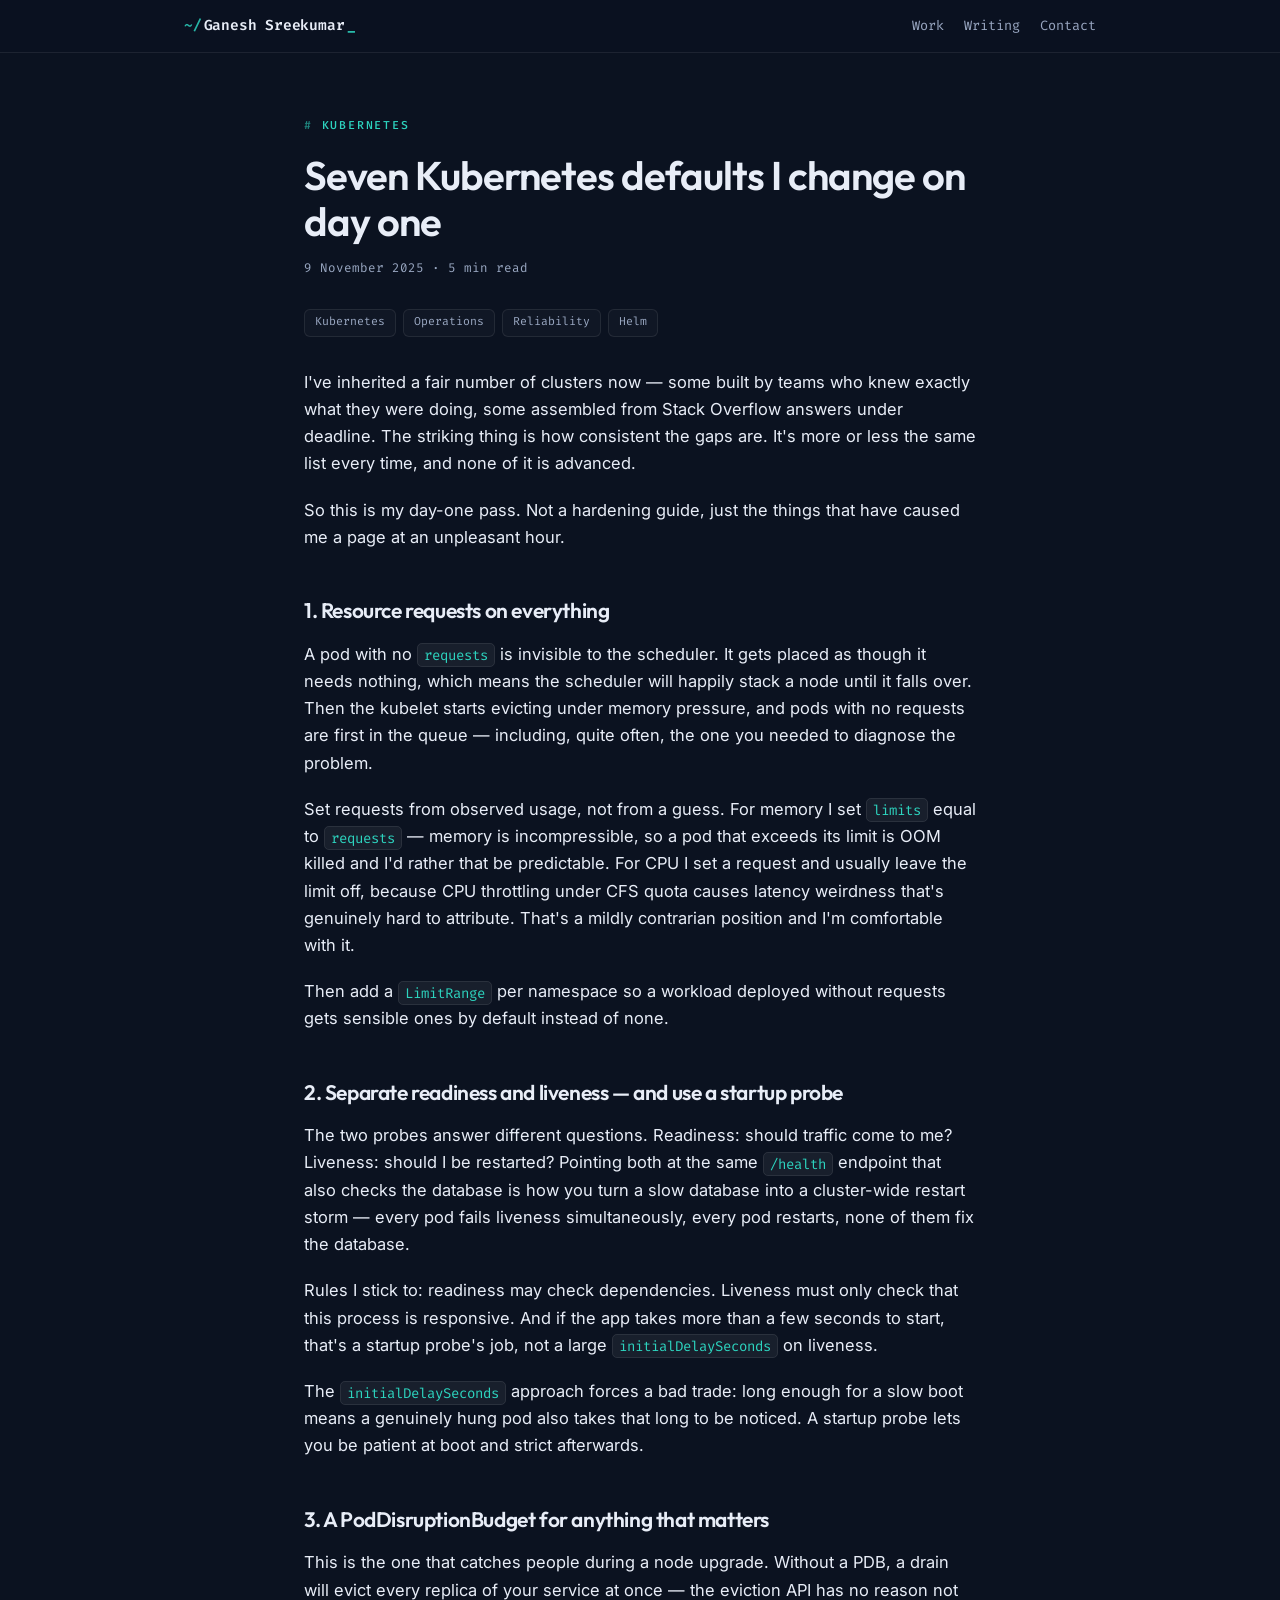
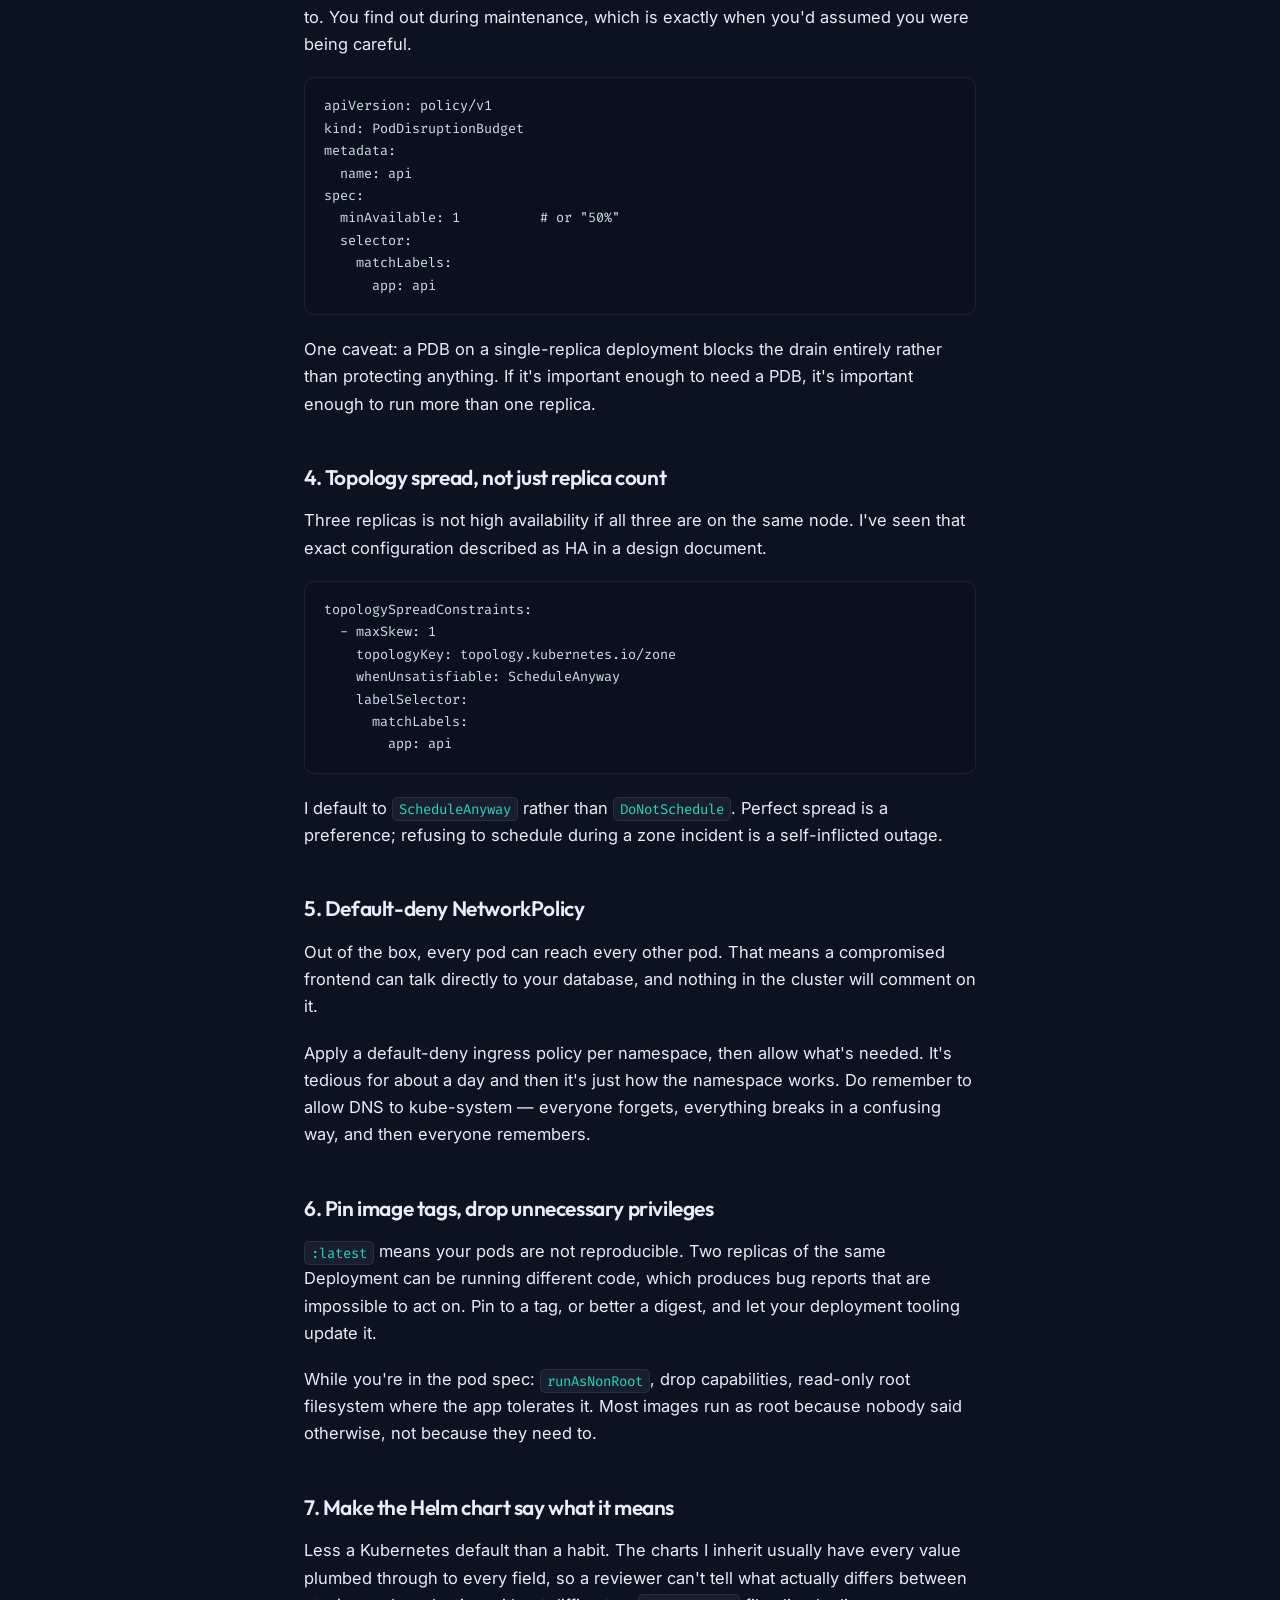
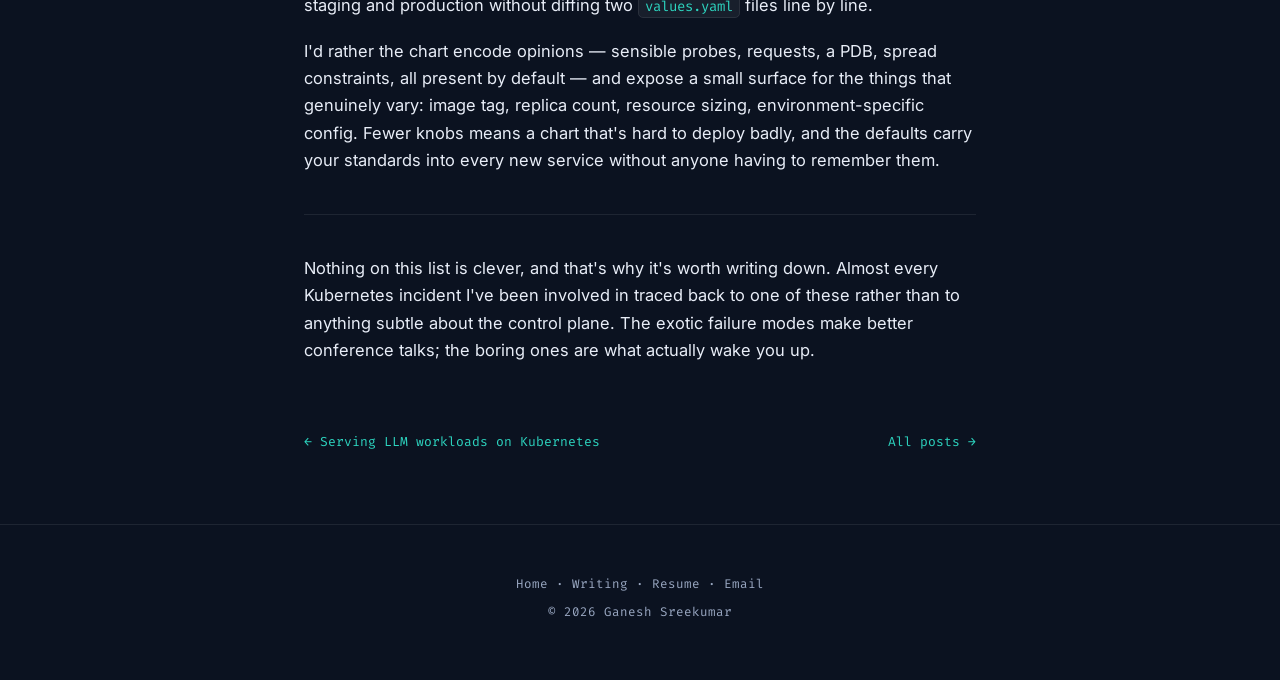
<file: blog/kubernetes-defaults-i-change.html>
<!doctype html>
<html lang="en">
<head>
<meta charset="UTF-8" />
<meta name="viewport" content="width=device-width, initial-scale=1.0" />
<title>Seven Kubernetes defaults I change on day one — Ganesh Sreekumar</title>
<meta name="description" content="The same handful of problems show up in every cluster I inherit: missing requests, wrong probes, no PDB, no topology spread. Here's the day-one checklist." />
<link rel="preconnect" href="https://fonts.googleapis.com" />
<link rel="preconnect" href="https://fonts.gstatic.com" crossorigin />
<link rel="stylesheet" href="https://fonts.googleapis.com/css2?family=Inter:wght@400;500;600&family=Outfit:wght@500;600;700&family=Fira+Code:wght@400;500&display=swap" />
<link rel="stylesheet" href="../styles.css" />
</head>
<body>

<header class="site">
  <nav class="site">
    <a class="brand" href="../index.html">Ganesh Sreekumar</a>
    <div class="links">
      <a href="../index.html#work">Work</a>
      <a href="index.html">Writing</a>
      <a href="../index.html#contact">Contact</a>
    </div>
  </nav>
</header>

<article class="article">
  <p class="eyebrow">Kubernetes</p>
  <h1>Seven Kubernetes defaults I change on day one</h1>
  <p class="byline">9 November 2025 · 5 min read</p>
  <div class="tags"><span>Kubernetes</span><span>Operations</span><span>Reliability</span><span>Helm</span></div>

  <p>
    I've inherited a fair number of clusters now — some built by teams who knew exactly what they
    were doing, some assembled from Stack Overflow answers under deadline. The striking thing is
    how consistent the gaps are. It's more or less the same list every time, and none of it is
    advanced.
  </p>
  <p>
    So this is my day-one pass. Not a hardening guide, just the things that have caused me a page
    at an unpleasant hour.
  </p>

  <h2>1. Resource requests on everything</h2>
  <p>
    A pod with no <code>requests</code> is invisible to the scheduler. It gets placed as though it
    needs nothing, which means the scheduler will happily stack a node until it falls over. Then
    the kubelet starts evicting under memory pressure, and pods with no requests are first in the
    queue — including, quite often, the one you needed to diagnose the problem.
  </p>
  <p>
    Set requests from observed usage, not from a guess. For memory I set <code>limits</code> equal
    to <code>requests</code> — memory is incompressible, so a pod that exceeds its limit is OOM
    killed and I'd rather that be predictable. For CPU I set a request and usually leave the limit
    off, because CPU throttling under CFS quota causes latency weirdness that's genuinely hard to
    attribute. That's a mildly contrarian position and I'm comfortable with it.
  </p>
  <p>
    Then add a <code>LimitRange</code> per namespace so a workload deployed without requests gets
    sensible ones by default instead of none.
  </p>

  <h2>2. Separate readiness and liveness — and use a startup probe</h2>
  <p>
    The two probes answer different questions. Readiness: should traffic come to me? Liveness:
    should I be restarted? Pointing both at the same <code>/health</code> endpoint that also checks
    the database is how you turn a slow database into a cluster-wide restart storm — every pod
    fails liveness simultaneously, every pod restarts, none of them fix the database.
  </p>
  <p>
    Rules I stick to: readiness may check dependencies. Liveness must only check that this process
    is responsive. And if the app takes more than a few seconds to start, that's a startup probe's
    job, not a large <code>initialDelaySeconds</code> on liveness.
  </p>
  <p>
    The <code>initialDelaySeconds</code> approach forces a bad trade: long enough for a slow boot
    means a genuinely hung pod also takes that long to be noticed. A startup probe lets you be
    patient at boot and strict afterwards.
  </p>

  <h2>3. A PodDisruptionBudget for anything that matters</h2>
  <p>
    This is the one that catches people during a node upgrade. Without a PDB, a drain will evict
    every replica of your service at once — the eviction API has no reason not to. You find out
    during maintenance, which is exactly when you'd assumed you were being careful.
  </p>
  <pre><code>apiVersion: policy/v1
kind: PodDisruptionBudget
metadata:
  name: api
spec:
  minAvailable: 1          # or "50%"
  selector:
    matchLabels:
      app: api</code></pre>
  <p>
    One caveat: a PDB on a single-replica deployment blocks the drain entirely rather than
    protecting anything. If it's important enough to need a PDB, it's important enough to run more
    than one replica.
  </p>

  <h2>4. Topology spread, not just replica count</h2>
  <p>
    Three replicas is not high availability if all three are on the same node. I've seen that
    exact configuration described as HA in a design document.
  </p>
  <pre><code>topologySpreadConstraints:
  - maxSkew: 1
    topologyKey: topology.kubernetes.io/zone
    whenUnsatisfiable: ScheduleAnyway
    labelSelector:
      matchLabels:
        app: api</code></pre>
  <p>
    I default to <code>ScheduleAnyway</code> rather than <code>DoNotSchedule</code>. Perfect spread
    is a preference; refusing to schedule during a zone incident is a self-inflicted outage.
  </p>

  <h2>5. Default-deny NetworkPolicy</h2>
  <p>
    Out of the box, every pod can reach every other pod. That means a compromised frontend can talk
    directly to your database, and nothing in the cluster will comment on it.
  </p>
  <p>
    Apply a default-deny ingress policy per namespace, then allow what's needed. It's tedious for
    about a day and then it's just how the namespace works. Do remember to allow DNS to
    kube-system — everyone forgets, everything breaks in a confusing way, and then everyone
    remembers.
  </p>

  <h2>6. Pin image tags, drop unnecessary privileges</h2>
  <p>
    <code>:latest</code> means your pods are not reproducible. Two replicas of the same Deployment
    can be running different code, which produces bug reports that are impossible to act on. Pin
    to a tag, or better a digest, and let your deployment tooling update it.
  </p>
  <p>
    While you're in the pod spec: <code>runAsNonRoot</code>, drop capabilities, read-only root
    filesystem where the app tolerates it. Most images run as root because nobody said otherwise,
    not because they need to.
  </p>

  <h2>7. Make the Helm chart say what it means</h2>
  <p>
    Less a Kubernetes default than a habit. The charts I inherit usually have every value
    plumbed through to every field, so a reviewer can't tell what actually differs between staging
    and production without diffing two <code>values.yaml</code> files line by line.
  </p>
  <p>
    I'd rather the chart encode opinions — sensible probes, requests, a PDB, spread constraints,
    all present by default — and expose a small surface for the things that genuinely vary: image
    tag, replica count, resource sizing, environment-specific config. Fewer knobs means a chart
    that's hard to deploy badly, and the defaults carry your standards into every new service
    without anyone having to remember them.
  </p>

  <hr />
  <p>
    Nothing on this list is clever, and that's why it's worth writing down. Almost every Kubernetes
    incident I've been involved in traced back to one of these rather than to anything subtle about
    the control plane. The exotic failure modes make better conference talks; the boring ones are
    what actually wake you up.
  </p>
</article>

<div class="post-nav">
  <a href="llm-workloads-on-kubernetes.html">← Serving LLM workloads on Kubernetes</a>
  <a href="index.html">All posts →</a>
</div>

<footer>
  <div class="wrap">
    <p><a href="../index.html">Home</a> · <a href="index.html">Writing</a> · <a href="../resume.pdf">Resume</a> · <a href="mailto:ganeshs404@gmail.com">Email</a></p>
    <p>© <span id="year"></span> Ganesh Sreekumar</p>
  </div>
</footer>

<script>document.getElementById('year').textContent = new Date().getFullYear();</script>
</body>
</html>
</file>
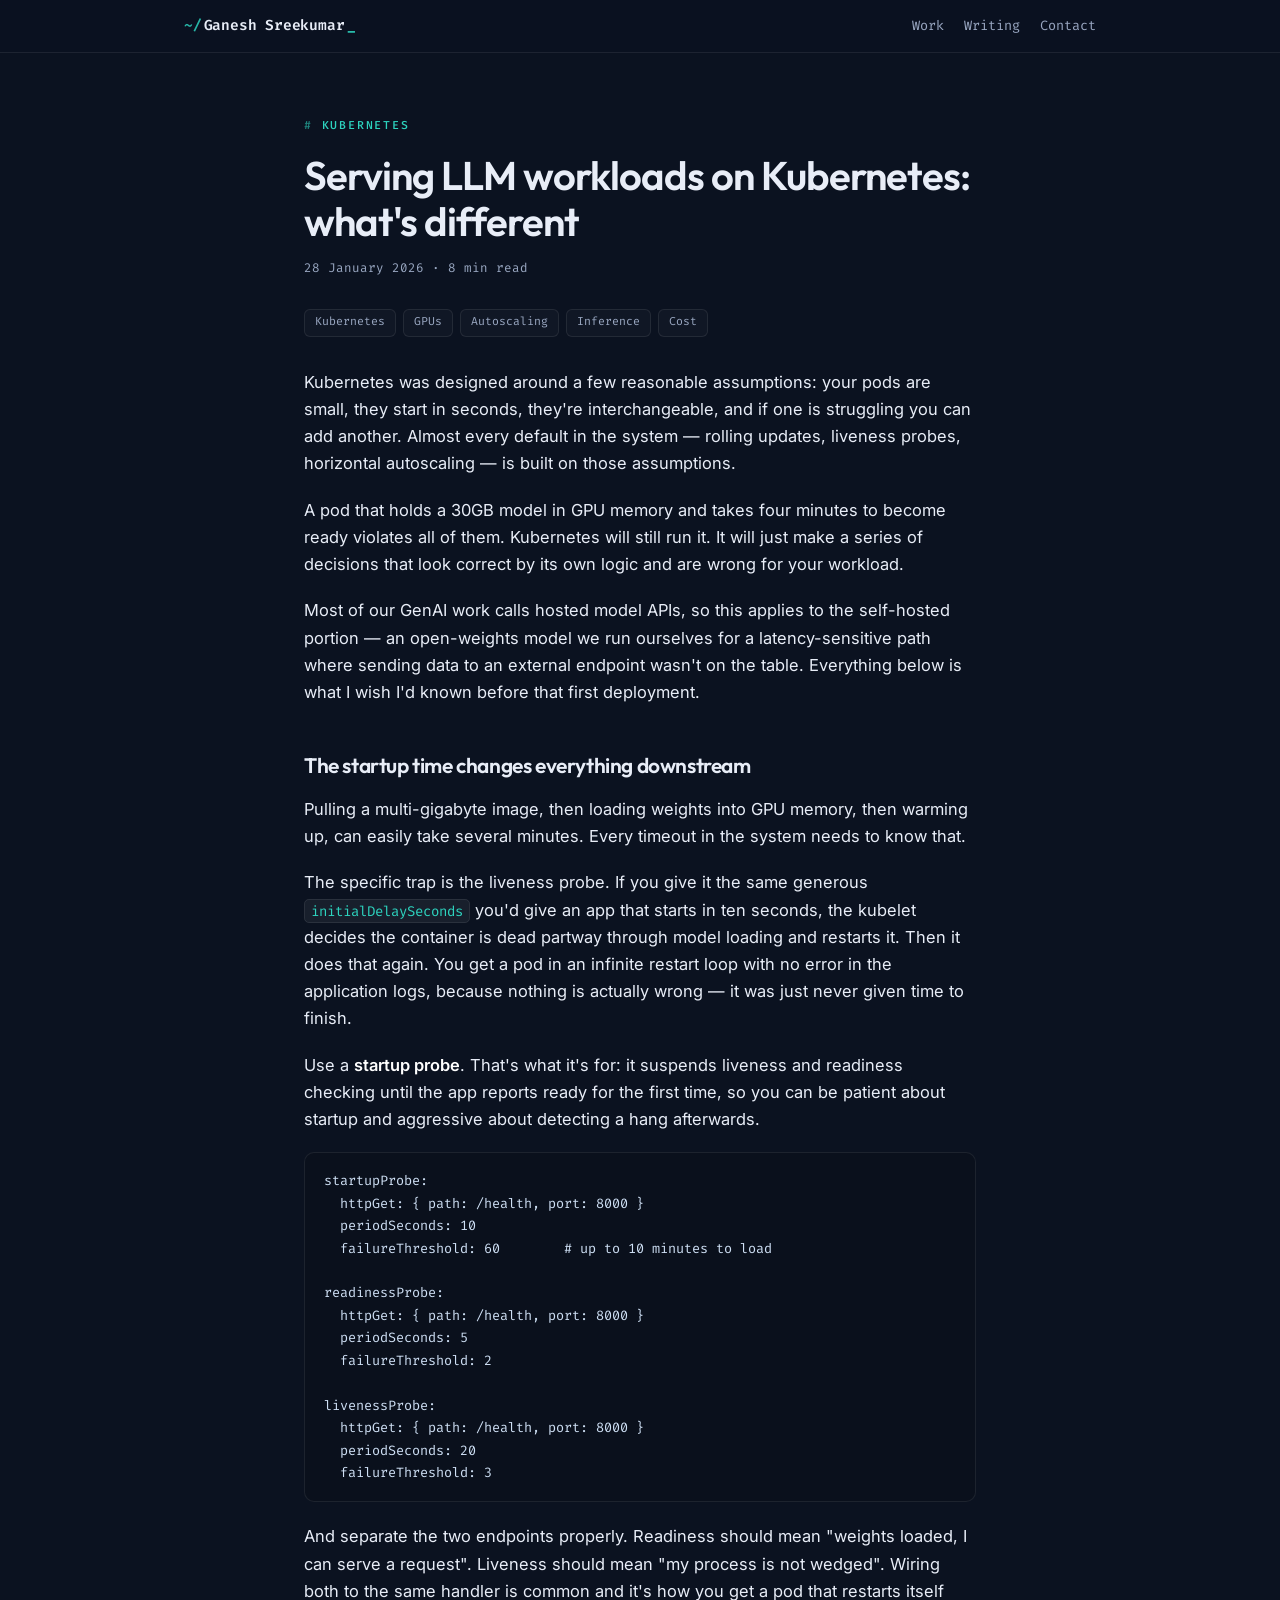
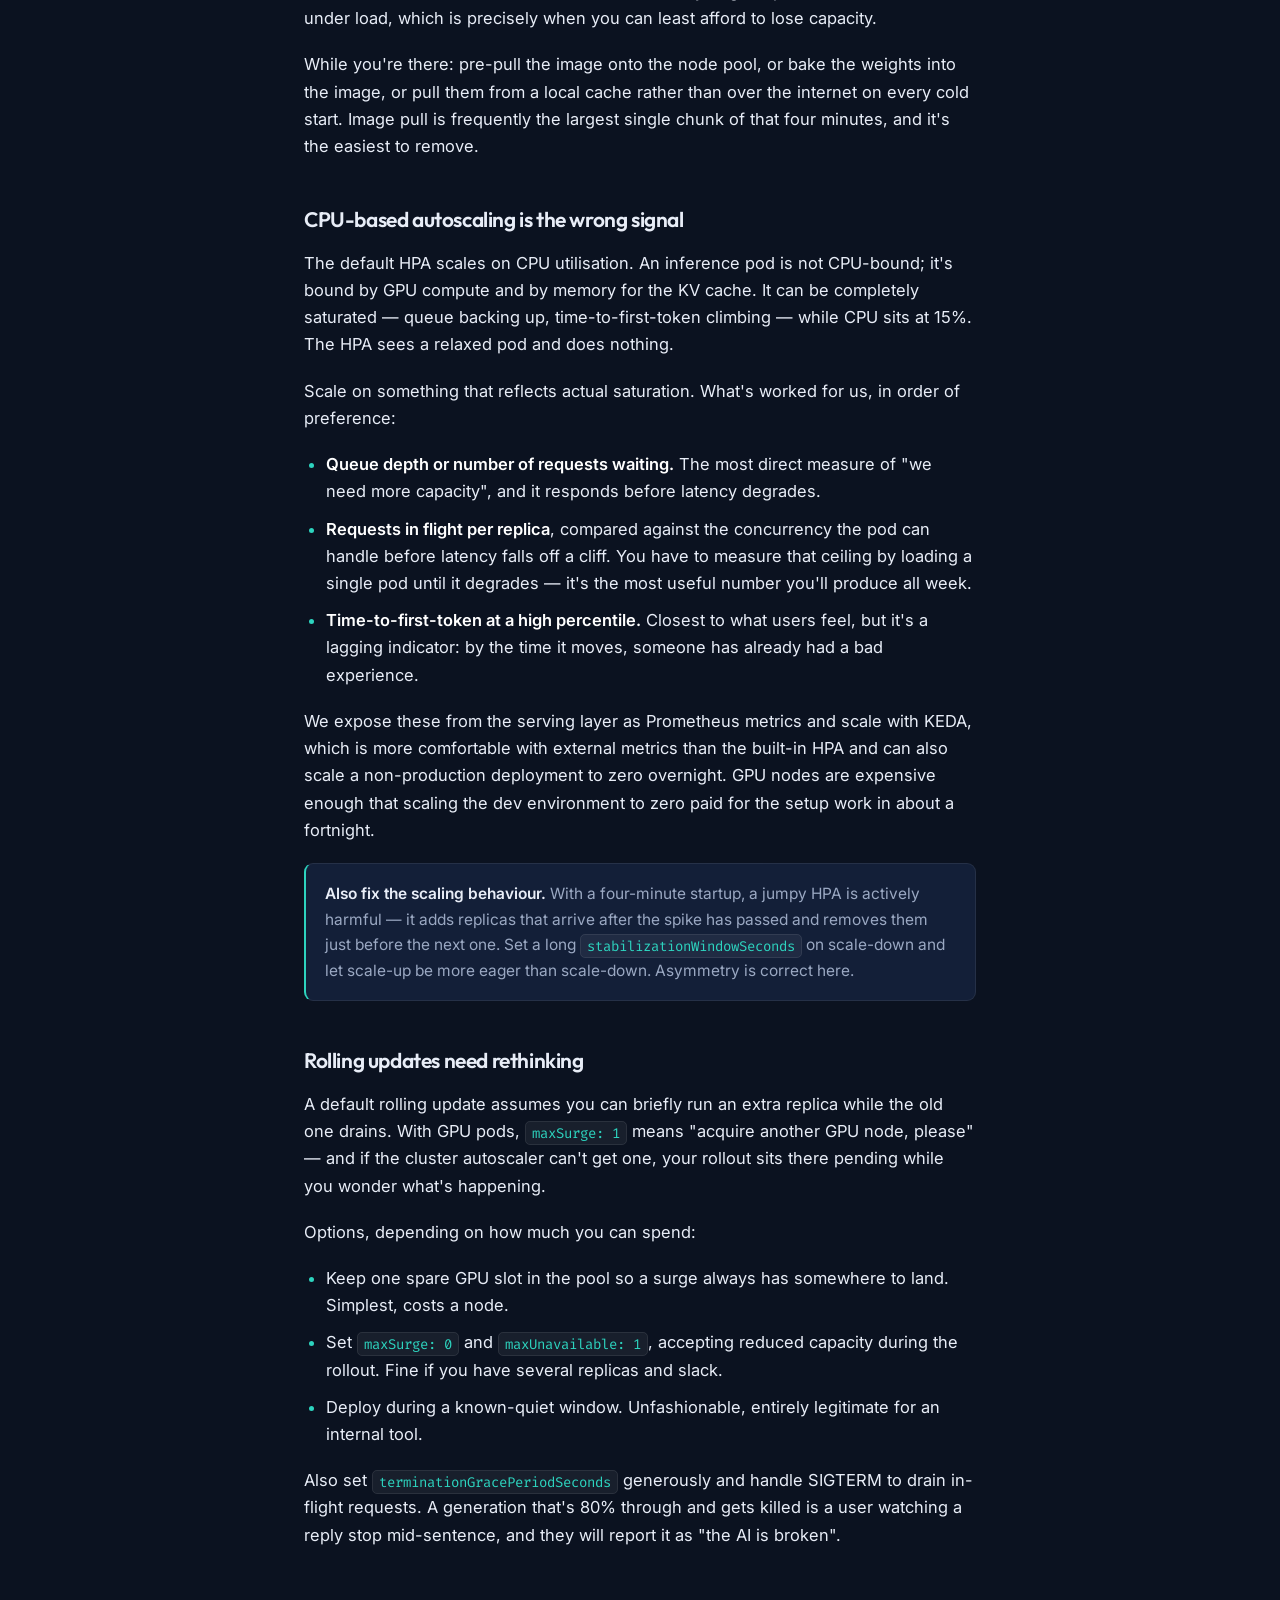
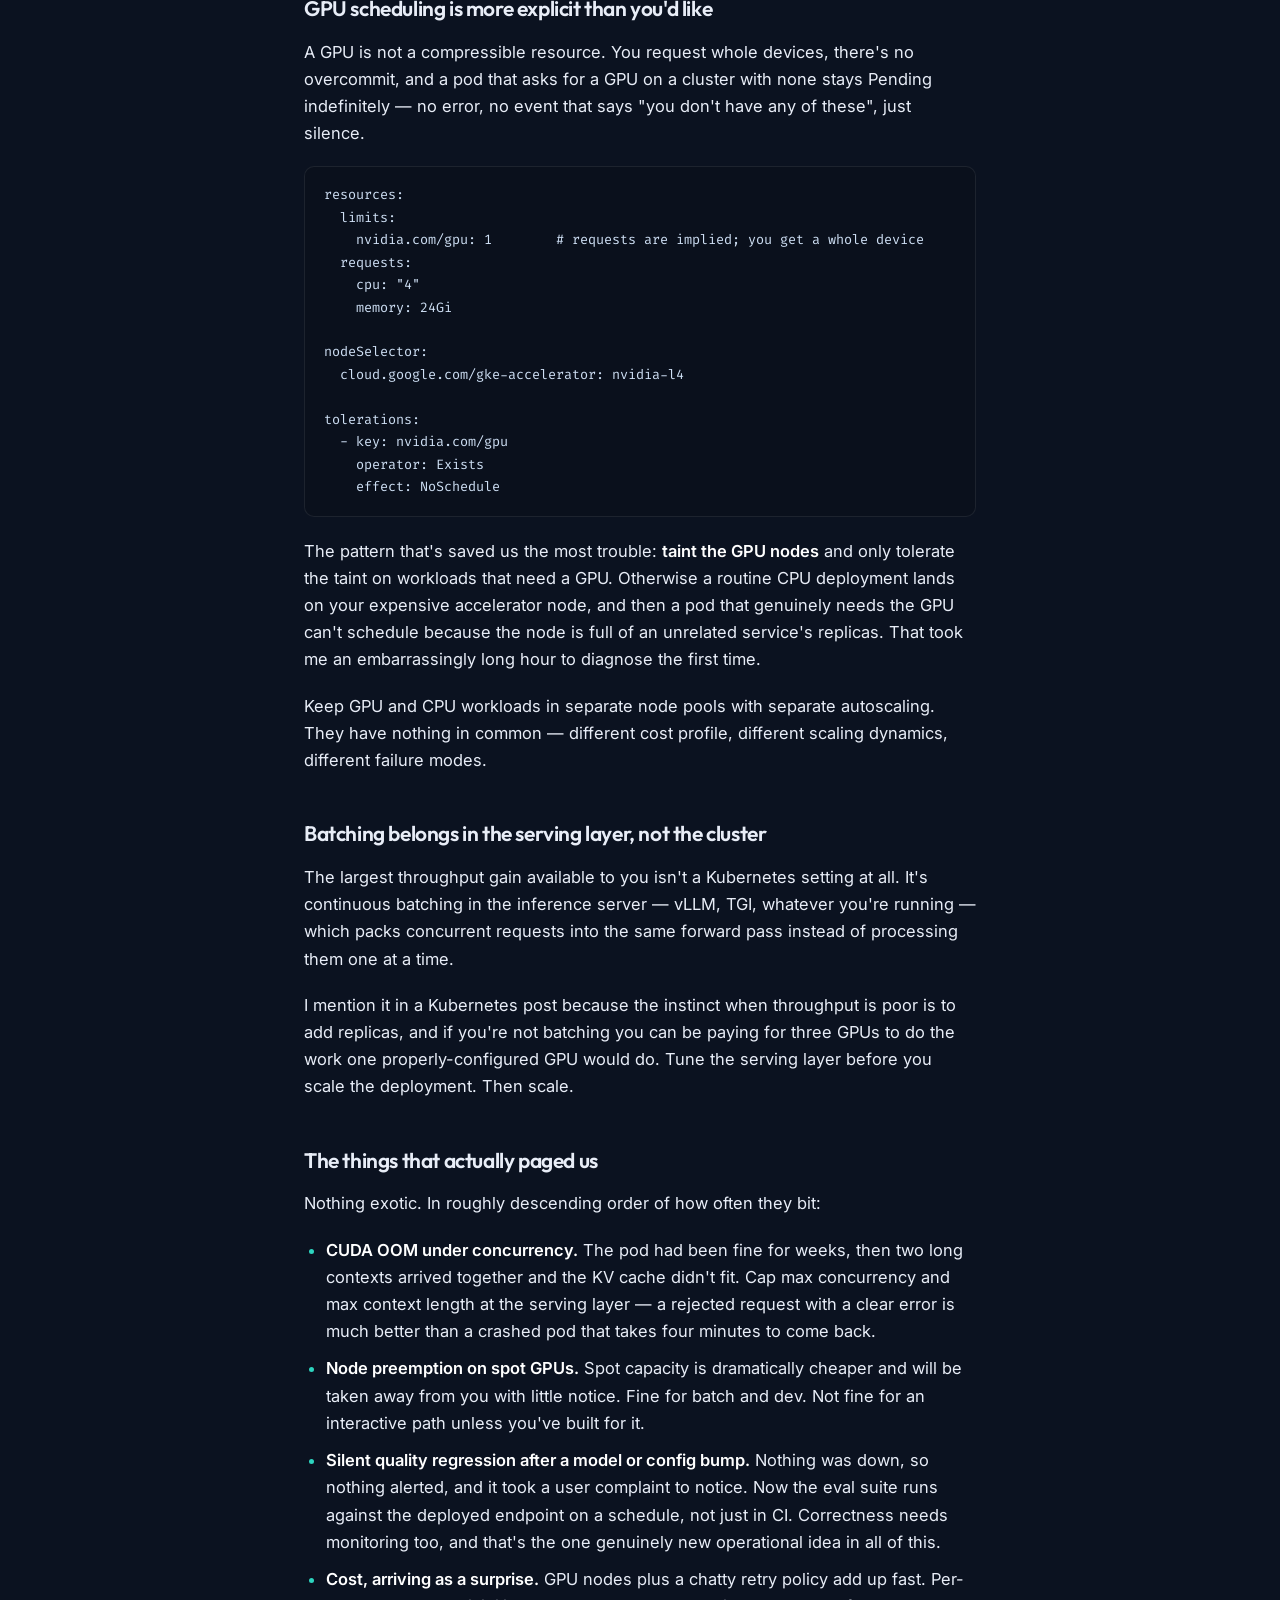
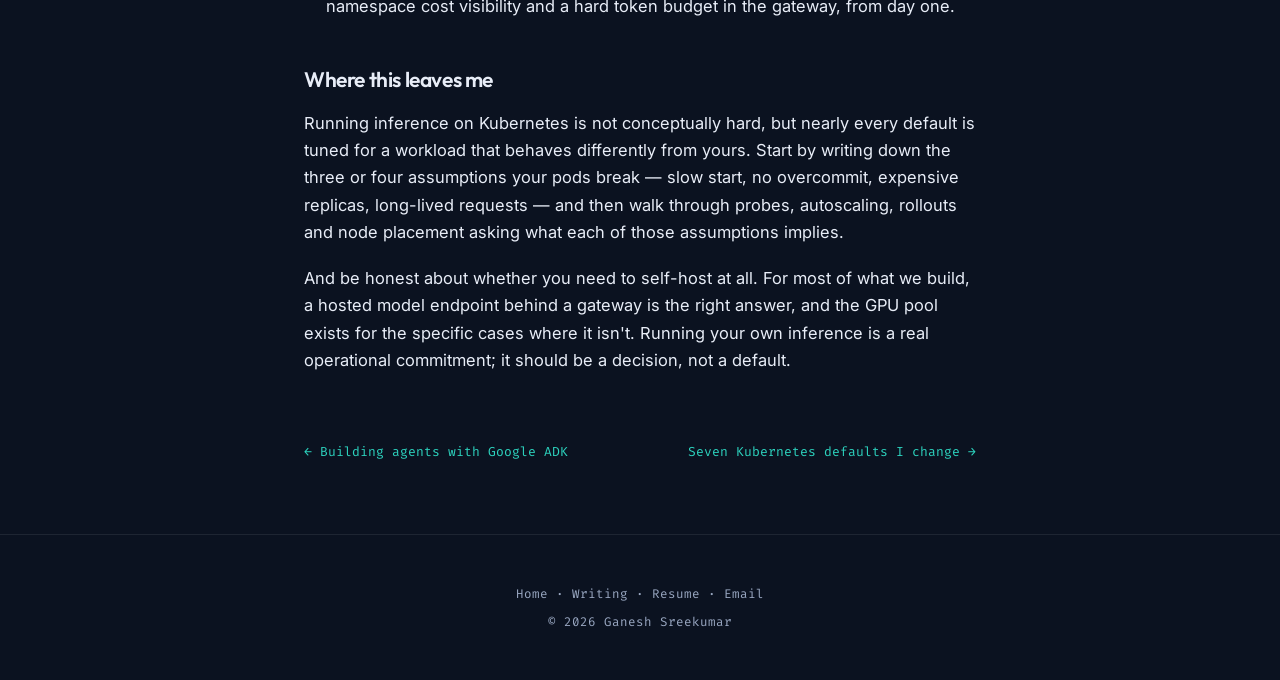
<file: blog/llm-workloads-on-kubernetes.html>
<!doctype html>
<html lang="en">
<head>
<meta charset="UTF-8" />
<meta name="viewport" content="width=device-width, initial-scale=1.0" />
<title>Serving LLM workloads on Kubernetes: what's different — Ganesh Sreekumar</title>
<meta name="description" content="GPU inference pods break the assumptions Kubernetes is built on. Notes on probes, autoscaling on the right signal, model loading, node pools and cost control." />
<link rel="preconnect" href="https://fonts.googleapis.com" />
<link rel="preconnect" href="https://fonts.gstatic.com" crossorigin />
<link rel="stylesheet" href="https://fonts.googleapis.com/css2?family=Inter:wght@400;500;600&family=Outfit:wght@500;600;700&family=Fira+Code:wght@400;500&display=swap" />
<link rel="stylesheet" href="../styles.css" />
</head>
<body>

<header class="site">
  <nav class="site">
    <a class="brand" href="../index.html">Ganesh Sreekumar</a>
    <div class="links">
      <a href="../index.html#work">Work</a>
      <a href="index.html">Writing</a>
      <a href="../index.html#contact">Contact</a>
    </div>
  </nav>
</header>

<article class="article">
  <p class="eyebrow">Kubernetes</p>
  <h1>Serving LLM workloads on Kubernetes: what's different</h1>
  <p class="byline">28 January 2026 · 8 min read</p>
  <div class="tags"><span>Kubernetes</span><span>GPUs</span><span>Autoscaling</span><span>Inference</span><span>Cost</span></div>

  <p>
    Kubernetes was designed around a few reasonable assumptions: your pods are small, they start
    in seconds, they're interchangeable, and if one is struggling you can add another. Almost
    every default in the system — rolling updates, liveness probes, horizontal autoscaling — is
    built on those assumptions.
  </p>
  <p>
    A pod that holds a 30GB model in GPU memory and takes four minutes to become ready violates
    all of them. Kubernetes will still run it. It will just make a series of decisions that look
    correct by its own logic and are wrong for your workload.
  </p>
  <p>
    Most of our GenAI work calls hosted model APIs, so this applies to the self-hosted portion —
    an open-weights model we run ourselves for a latency-sensitive path where sending data to an
    external endpoint wasn't on the table. Everything below is what I wish I'd known before that
    first deployment.
  </p>

  <h2>The startup time changes everything downstream</h2>
  <p>
    Pulling a multi-gigabyte image, then loading weights into GPU memory, then warming up, can
    easily take several minutes. Every timeout in the system needs to know that.
  </p>
  <p>
    The specific trap is the liveness probe. If you give it the same generous
    <code>initialDelaySeconds</code> you'd give an app that starts in ten seconds, the kubelet
    decides the container is dead partway through model loading and restarts it. Then it does that
    again. You get a pod in an infinite restart loop with no error in the application logs,
    because nothing is actually wrong — it was just never given time to finish.
  </p>
  <p>
    Use a <strong>startup probe</strong>. That's what it's for: it suspends liveness and readiness
    checking until the app reports ready for the first time, so you can be patient about startup
    and aggressive about detecting a hang afterwards.
  </p>
  <pre><code>startupProbe:
  httpGet: { path: /health, port: 8000 }
  periodSeconds: 10
  failureThreshold: 60        # up to 10 minutes to load

readinessProbe:
  httpGet: { path: /health, port: 8000 }
  periodSeconds: 5
  failureThreshold: 2

livenessProbe:
  httpGet: { path: /health, port: 8000 }
  periodSeconds: 20
  failureThreshold: 3</code></pre>
  <p>
    And separate the two endpoints properly. Readiness should mean "weights loaded, I can serve a
    request". Liveness should mean "my process is not wedged". Wiring both to the same handler is
    common and it's how you get a pod that restarts itself under load, which is precisely when you
    can least afford to lose capacity.
  </p>
  <p>
    While you're there: pre-pull the image onto the node pool, or bake the weights into the image,
    or pull them from a local cache rather than over the internet on every cold start. Image pull
    is frequently the largest single chunk of that four minutes, and it's the easiest to remove.
  </p>

  <h2>CPU-based autoscaling is the wrong signal</h2>
  <p>
    The default HPA scales on CPU utilisation. An inference pod is not CPU-bound; it's bound by
    GPU compute and by memory for the KV cache. It can be completely saturated — queue backing up,
    time-to-first-token climbing — while CPU sits at 15%. The HPA sees a relaxed pod and does
    nothing.
  </p>
  <p>
    Scale on something that reflects actual saturation. What's worked for us, in order of
    preference:
  </p>
  <ul>
    <li><strong>Queue depth or number of requests waiting.</strong> The most direct measure of
      "we need more capacity", and it responds before latency degrades.</li>
    <li><strong>Requests in flight per replica</strong>, compared against the concurrency the pod
      can handle before latency falls off a cliff. You have to measure that ceiling by loading a
      single pod until it degrades — it's the most useful number you'll produce all week.</li>
    <li><strong>Time-to-first-token at a high percentile.</strong> Closest to what users feel, but
      it's a lagging indicator: by the time it moves, someone has already had a bad experience.</li>
  </ul>
  <p>
    We expose these from the serving layer as Prometheus metrics and scale with KEDA, which is
    more comfortable with external metrics than the built-in HPA and can also scale a
    non-production deployment to zero overnight. GPU nodes are expensive enough that scaling the
    dev environment to zero paid for the setup work in about a fortnight.
  </p>
  <div class="callout">
    <p>
      <strong>Also fix the scaling behaviour.</strong> With a four-minute startup, a jumpy HPA is
      actively harmful — it adds replicas that arrive after the spike has passed and removes them
      just before the next one. Set a long <code>stabilizationWindowSeconds</code> on scale-down
      and let scale-up be more eager than scale-down. Asymmetry is correct here.
    </p>
  </div>

  <h2>Rolling updates need rethinking</h2>
  <p>
    A default rolling update assumes you can briefly run an extra replica while the old one drains.
    With GPU pods, <code>maxSurge: 1</code> means "acquire another GPU node, please" — and if the
    cluster autoscaler can't get one, your rollout sits there pending while you wonder what's
    happening.
  </p>
  <p>
    Options, depending on how much you can spend:
  </p>
  <ul>
    <li>Keep one spare GPU slot in the pool so a surge always has somewhere to land. Simplest,
      costs a node.</li>
    <li>Set <code>maxSurge: 0</code> and <code>maxUnavailable: 1</code>, accepting reduced capacity
      during the rollout. Fine if you have several replicas and slack.</li>
    <li>Deploy during a known-quiet window. Unfashionable, entirely legitimate for an internal
      tool.</li>
  </ul>
  <p>
    Also set <code>terminationGracePeriodSeconds</code> generously and handle SIGTERM to drain
    in-flight requests. A generation that's 80% through and gets killed is a user watching a reply
    stop mid-sentence, and they will report it as "the AI is broken".
  </p>

  <h2>GPU scheduling is more explicit than you'd like</h2>
  <p>
    A GPU is not a compressible resource. You request whole devices, there's no overcommit, and a
    pod that asks for a GPU on a cluster with none stays Pending indefinitely — no error, no
    event that says "you don't have any of these", just silence.
  </p>
  <pre><code>resources:
  limits:
    nvidia.com/gpu: 1        # requests are implied; you get a whole device
  requests:
    cpu: "4"
    memory: 24Gi

nodeSelector:
  cloud.google.com/gke-accelerator: nvidia-l4

tolerations:
  - key: nvidia.com/gpu
    operator: Exists
    effect: NoSchedule</code></pre>
  <p>
    The pattern that's saved us the most trouble: <strong>taint the GPU nodes</strong> and only
    tolerate the taint on workloads that need a GPU. Otherwise a routine CPU deployment lands on
    your expensive accelerator node, and then a pod that genuinely needs the GPU can't schedule
    because the node is full of an unrelated service's replicas. That took me an embarrassingly
    long hour to diagnose the first time.
  </p>
  <p>
    Keep GPU and CPU workloads in separate node pools with separate autoscaling. They have nothing
    in common — different cost profile, different scaling dynamics, different failure modes.
  </p>

  <h2>Batching belongs in the serving layer, not the cluster</h2>
  <p>
    The largest throughput gain available to you isn't a Kubernetes setting at all. It's
    continuous batching in the inference server — vLLM, TGI, whatever you're running — which packs
    concurrent requests into the same forward pass instead of processing them one at a time.
  </p>
  <p>
    I mention it in a Kubernetes post because the instinct when throughput is poor is to add
    replicas, and if you're not batching you can be paying for three GPUs to do the work one
    properly-configured GPU would do. Tune the serving layer before you scale the deployment. Then
    scale.
  </p>

  <h2>The things that actually paged us</h2>
  <p>
    Nothing exotic. In roughly descending order of how often they bit:
  </p>
  <ul>
    <li><strong>CUDA OOM under concurrency.</strong> The pod had been fine for weeks, then two long
      contexts arrived together and the KV cache didn't fit. Cap max concurrency and max context
      length at the serving layer — a rejected request with a clear error is much better than a
      crashed pod that takes four minutes to come back.</li>
    <li><strong>Node preemption on spot GPUs.</strong> Spot capacity is dramatically cheaper and
      will be taken away from you with little notice. Fine for batch and dev. Not fine for an
      interactive path unless you've built for it.</li>
    <li><strong>Silent quality regression after a model or config bump.</strong> Nothing was down,
      so nothing alerted, and it took a user complaint to notice. Now the eval suite runs against
      the deployed endpoint on a schedule, not just in CI. Correctness needs monitoring too, and
      that's the one genuinely new operational idea in all of this.</li>
    <li><strong>Cost, arriving as a surprise.</strong> GPU nodes plus a chatty retry policy add up
      fast. Per-namespace cost visibility and a hard token budget in the gateway, from day one.</li>
  </ul>

  <h2>Where this leaves me</h2>
  <p>
    Running inference on Kubernetes is not conceptually hard, but nearly every default is tuned
    for a workload that behaves differently from yours. Start by writing down the three or four
    assumptions your pods break — slow start, no overcommit, expensive replicas, long-lived
    requests — and then walk through probes, autoscaling, rollouts and node placement asking what
    each of those assumptions implies.
  </p>
  <p>
    And be honest about whether you need to self-host at all. For most of what we build, a hosted
    model endpoint behind a gateway is the right answer, and the GPU pool exists for the specific
    cases where it isn't. Running your own inference is a real operational commitment; it should
    be a decision, not a default.
  </p>
</article>

<div class="post-nav">
  <a href="building-agents-with-google-adk.html">← Building agents with Google ADK</a>
  <a href="kubernetes-defaults-i-change.html">Seven Kubernetes defaults I change →</a>
</div>

<footer>
  <div class="wrap">
    <p><a href="../index.html">Home</a> · <a href="index.html">Writing</a> · <a href="../resume.pdf">Resume</a> · <a href="mailto:ganeshs404@gmail.com">Email</a></p>
    <p>© <span id="year"></span> Ganesh Sreekumar</p>
  </div>
</footer>

<script>document.getElementById('year').textContent = new Date().getFullYear();</script>
</body>
</html>
</file>
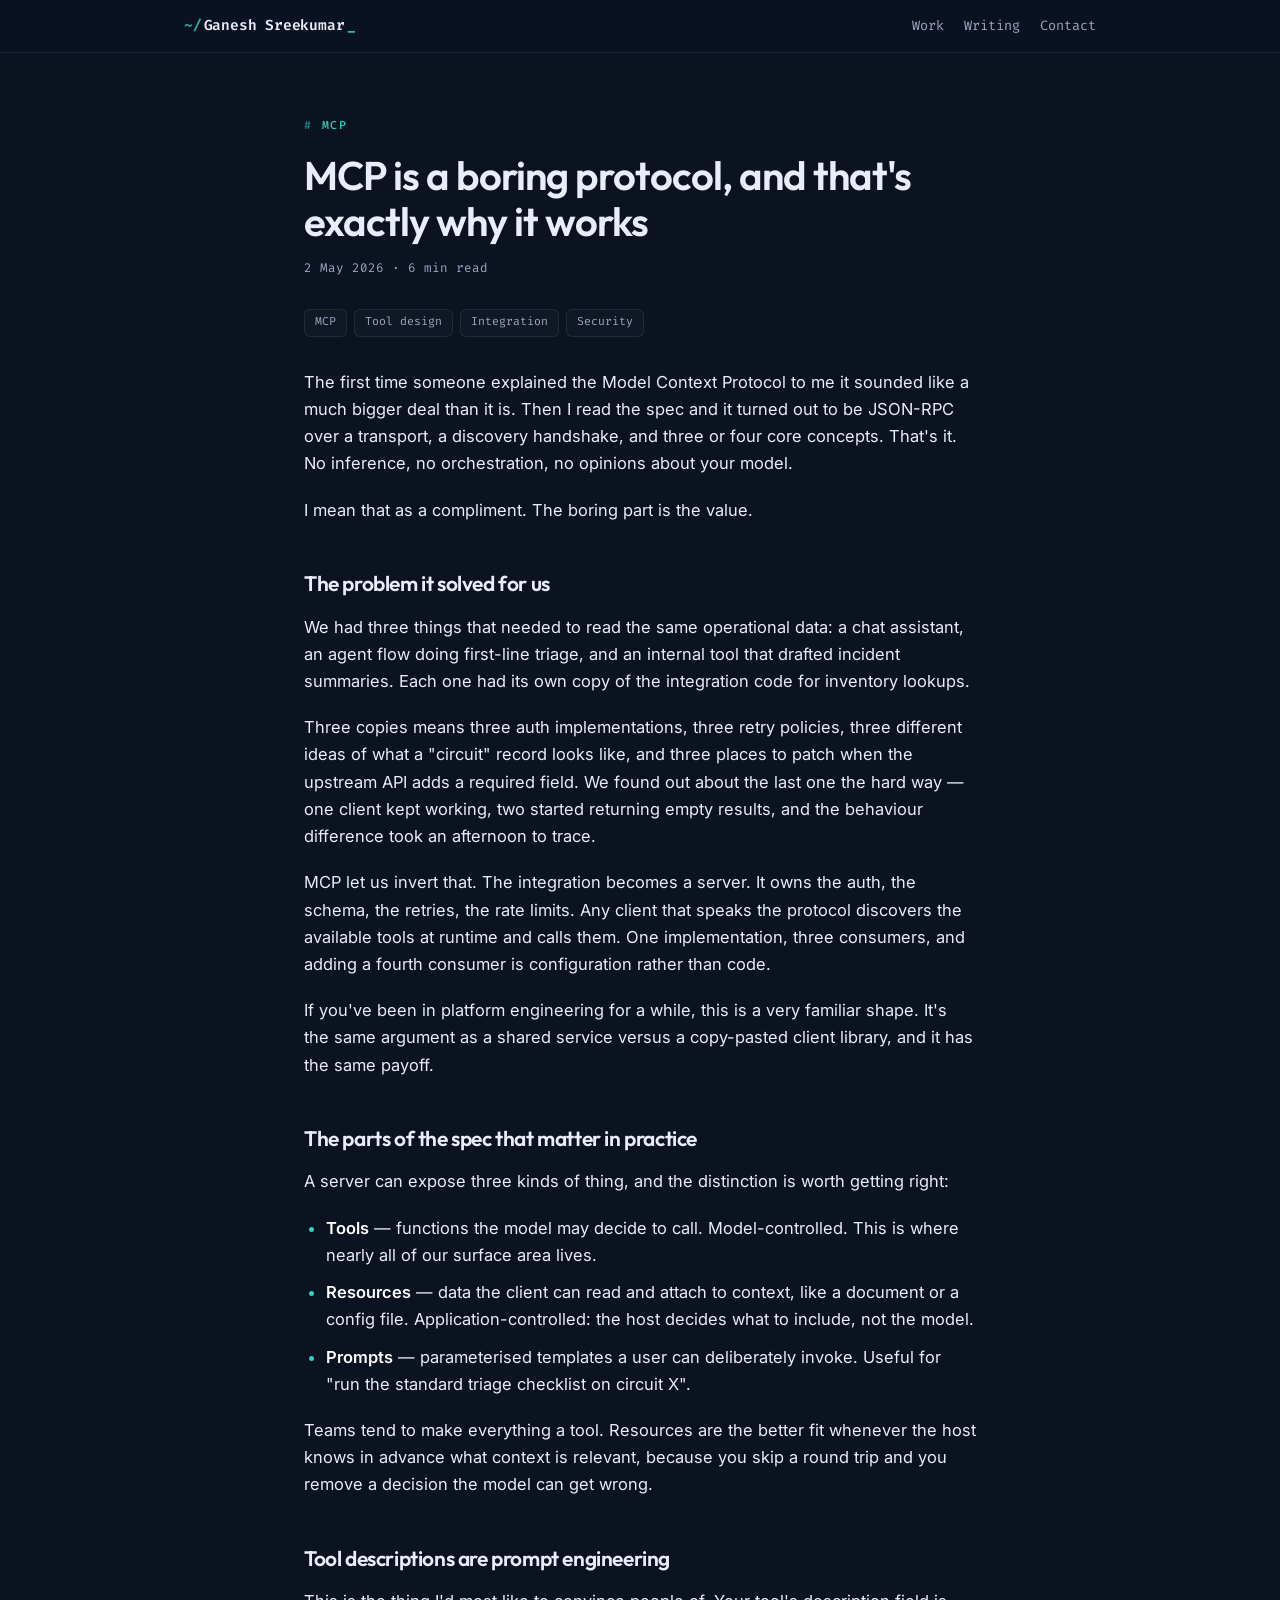
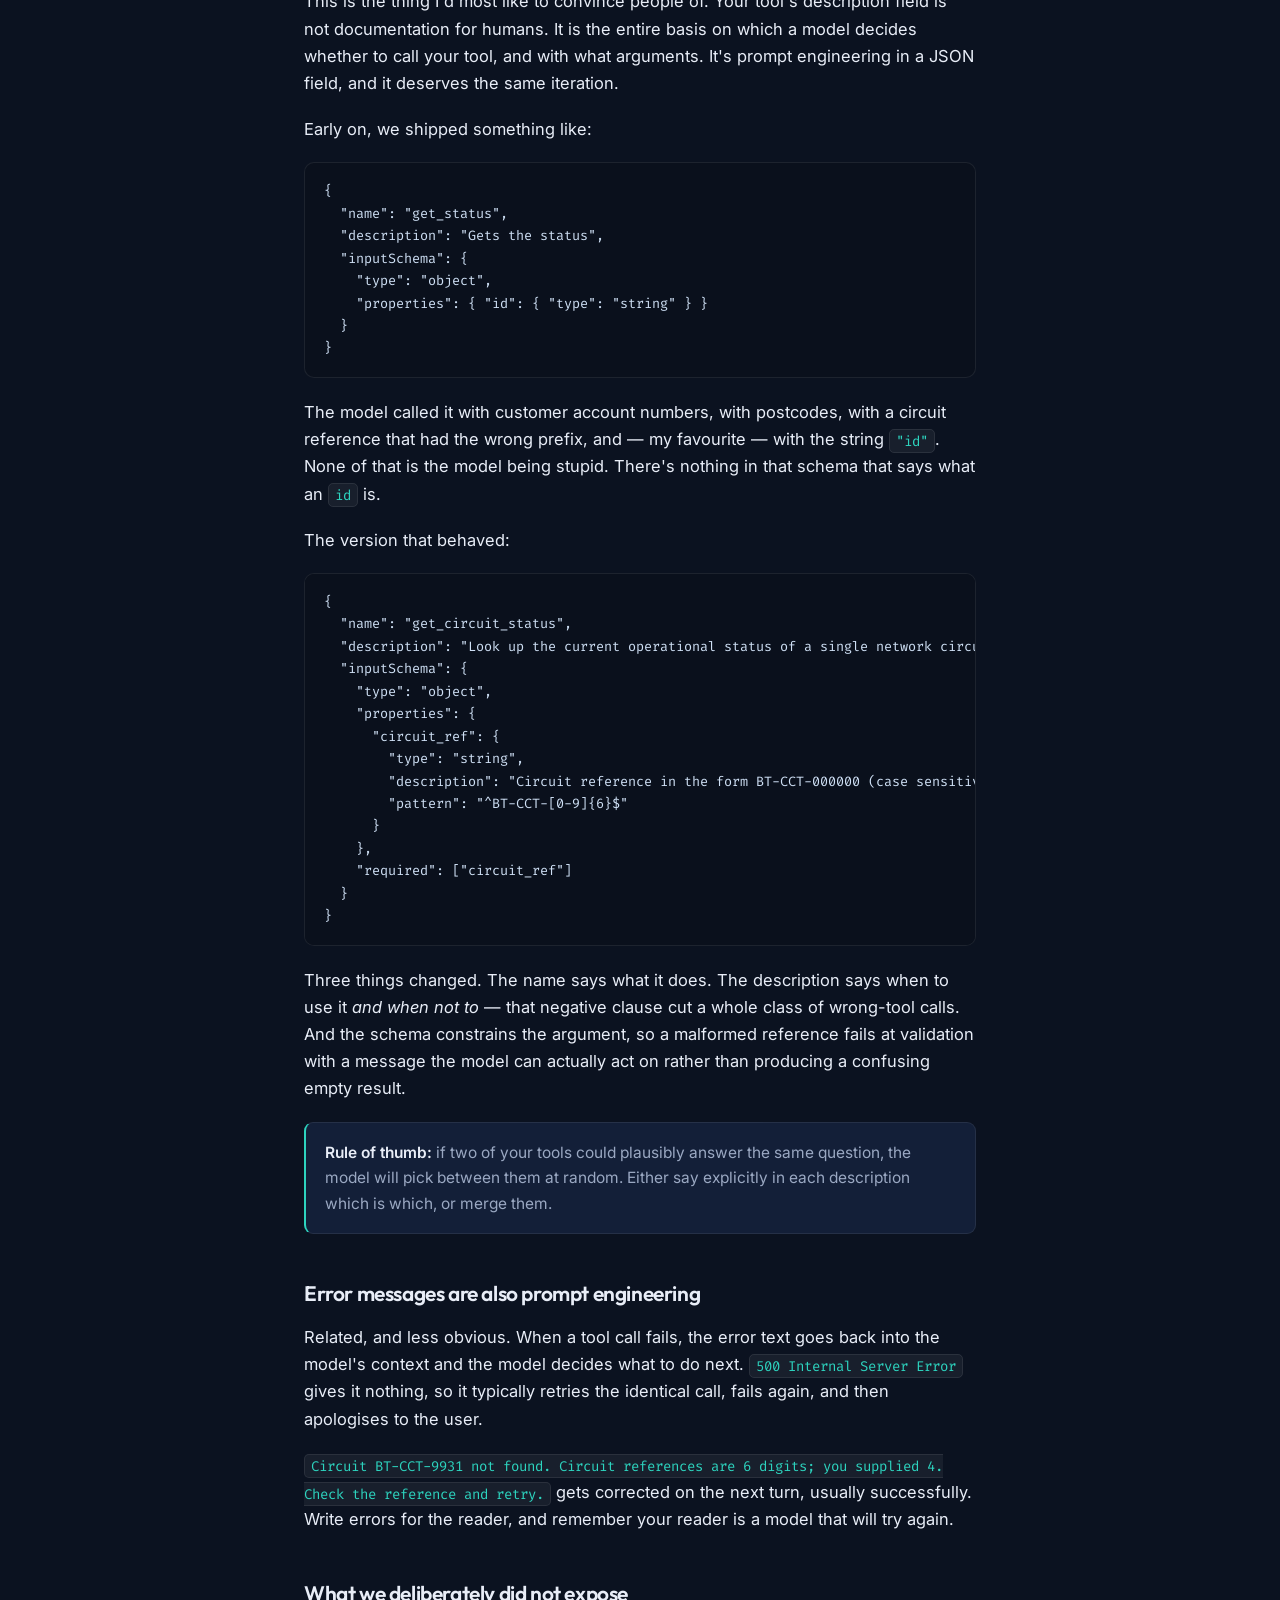
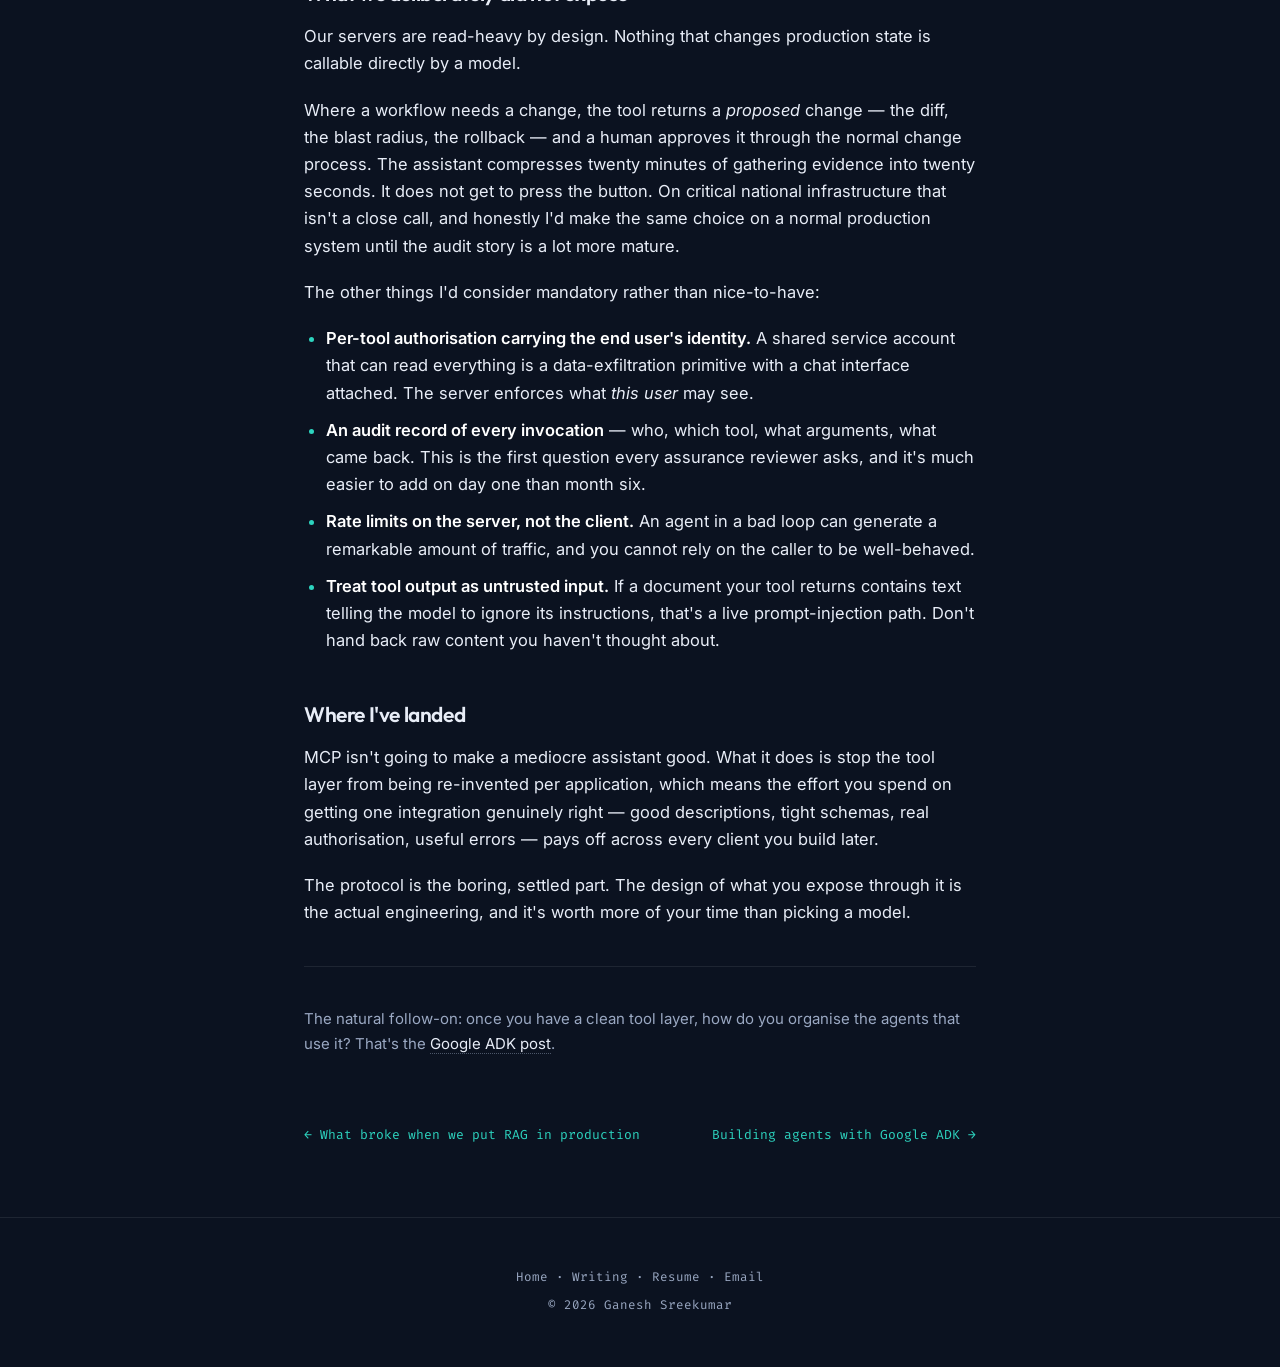
<file: blog/mcp-is-boring.html>
<!doctype html>
<html lang="en">
<head>
<meta charset="UTF-8" />
<meta name="viewport" content="width=device-width, initial-scale=1.0" />
<title>MCP is a boring protocol, and that's exactly why it works — Ganesh Sreekumar</title>
<meta name="description" content="What the Model Context Protocol actually is, why standardising the tool layer paid off, and the tool-design rules I now apply to every MCP server." />
<link rel="preconnect" href="https://fonts.googleapis.com" />
<link rel="preconnect" href="https://fonts.gstatic.com" crossorigin />
<link rel="stylesheet" href="https://fonts.googleapis.com/css2?family=Inter:wght@400;500;600&family=Outfit:wght@500;600;700&family=Fira+Code:wght@400;500&display=swap" />
<link rel="stylesheet" href="../styles.css" />
</head>
<body>

<header class="site">
  <nav class="site">
    <a class="brand" href="../index.html">Ganesh Sreekumar</a>
    <div class="links">
      <a href="../index.html#work">Work</a>
      <a href="index.html">Writing</a>
      <a href="../index.html#contact">Contact</a>
    </div>
  </nav>
</header>

<article class="article">
  <p class="eyebrow">MCP</p>
  <h1>MCP is a boring protocol, and that's exactly why it works</h1>
  <p class="byline">2 May 2026 · 6 min read</p>
  <div class="tags"><span>MCP</span><span>Tool design</span><span>Integration</span><span>Security</span></div>

  <p>
    The first time someone explained the Model Context Protocol to me it sounded like a much
    bigger deal than it is. Then I read the spec and it turned out to be JSON-RPC over a
    transport, a discovery handshake, and three or four core concepts. That's it. No inference,
    no orchestration, no opinions about your model.
  </p>
  <p>
    I mean that as a compliment. The boring part is the value.
  </p>

  <h2>The problem it solved for us</h2>
  <p>
    We had three things that needed to read the same operational data: a chat assistant, an agent
    flow doing first-line triage, and an internal tool that drafted incident summaries. Each one
    had its own copy of the integration code for inventory lookups.
  </p>
  <p>
    Three copies means three auth implementations, three retry policies, three different ideas of
    what a "circuit" record looks like, and three places to patch when the upstream API adds a
    required field. We found out about the last one the hard way — one client kept working, two
    started returning empty results, and the behaviour difference took an afternoon to trace.
  </p>
  <p>
    MCP let us invert that. The integration becomes a server. It owns the auth, the schema, the
    retries, the rate limits. Any client that speaks the protocol discovers the available tools at
    runtime and calls them. One implementation, three consumers, and adding a fourth consumer is
    configuration rather than code.
  </p>
  <p>
    If you've been in platform engineering for a while, this is a very familiar shape. It's the
    same argument as a shared service versus a copy-pasted client library, and it has the same
    payoff.
  </p>

  <h2>The parts of the spec that matter in practice</h2>
  <p>
    A server can expose three kinds of thing, and the distinction is worth getting right:
  </p>
  <ul>
    <li><strong>Tools</strong> — functions the model may decide to call. Model-controlled.
      This is where nearly all of our surface area lives.</li>
    <li><strong>Resources</strong> — data the client can read and attach to context, like a
      document or a config file. Application-controlled: the host decides what to include, not
      the model.</li>
    <li><strong>Prompts</strong> — parameterised templates a user can deliberately invoke.
      Useful for "run the standard triage checklist on circuit X".</li>
  </ul>
  <p>
    Teams tend to make everything a tool. Resources are the better fit whenever the host knows in
    advance what context is relevant, because you skip a round trip and you remove a decision the
    model can get wrong.
  </p>

  <h2>Tool descriptions are prompt engineering</h2>
  <p>
    This is the thing I'd most like to convince people of. Your tool's description field is not
    documentation for humans. It is the entire basis on which a model decides whether to call your
    tool, and with what arguments. It's prompt engineering in a JSON field, and it deserves the
    same iteration.
  </p>
  <p>
    Early on, we shipped something like:
  </p>
  <pre><code>{
  "name": "get_status",
  "description": "Gets the status",
  "inputSchema": {
    "type": "object",
    "properties": { "id": { "type": "string" } }
  }
}</code></pre>
  <p>
    The model called it with customer account numbers, with postcodes, with a circuit reference
    that had the wrong prefix, and — my favourite — with the string <code>"id"</code>. None of
    that is the model being stupid. There's nothing in that schema that says what an
    <code>id</code> is.
  </p>
  <p>
    The version that behaved:
  </p>
  <pre><code>{
  "name": "get_circuit_status",
  "description": "Look up the current operational status of a single network circuit by its circuit reference. Use this when the user asks whether a circuit is up, down, or degraded. Returns status, last state change timestamp, and any open alarms. Does NOT cover customer account or billing status - use get_account_summary for those.",
  "inputSchema": {
    "type": "object",
    "properties": {
      "circuit_ref": {
        "type": "string",
        "description": "Circuit reference in the form BT-CCT-000000 (case sensitive, 6 digits).",
        "pattern": "^BT-CCT-[0-9]{6}$"
      }
    },
    "required": ["circuit_ref"]
  }
}</code></pre>
  <p>
    Three things changed. The name says what it does. The description says when to use it
    <em>and when not to</em> — that negative clause cut a whole class of wrong-tool calls. And the
    schema constrains the argument, so a malformed reference fails at validation with a message
    the model can actually act on rather than producing a confusing empty result.
  </p>
  <div class="callout">
    <p>
      <strong>Rule of thumb:</strong> if two of your tools could plausibly answer the same
      question, the model will pick between them at random. Either say explicitly in each
      description which is which, or merge them.
    </p>
  </div>

  <h2>Error messages are also prompt engineering</h2>
  <p>
    Related, and less obvious. When a tool call fails, the error text goes back into the model's
    context and the model decides what to do next. <code>500 Internal Server Error</code> gives it
    nothing, so it typically retries the identical call, fails again, and then apologises to the
    user.
  </p>
  <p>
    <code>Circuit BT-CCT-9931 not found. Circuit references are 6 digits; you supplied 4. Check
    the reference and retry.</code> gets corrected on the next turn, usually successfully. Write
    errors for the reader, and remember your reader is a model that will try again.
  </p>

  <h2>What we deliberately did not expose</h2>
  <p>
    Our servers are read-heavy by design. Nothing that changes production state is callable
    directly by a model.
  </p>
  <p>
    Where a workflow needs a change, the tool returns a <em>proposed</em> change — the diff, the
    blast radius, the rollback — and a human approves it through the normal change process. The
    assistant compresses twenty minutes of gathering evidence into twenty seconds. It does not
    get to press the button. On critical national infrastructure that isn't a close call, and
    honestly I'd make the same choice on a normal production system until the audit story is a lot
    more mature.
  </p>
  <p>
    The other things I'd consider mandatory rather than nice-to-have:
  </p>
  <ul>
    <li><strong>Per-tool authorisation carrying the end user's identity.</strong> A shared service
      account that can read everything is a data-exfiltration primitive with a chat interface
      attached. The server enforces what <em>this user</em> may see.</li>
    <li><strong>An audit record of every invocation</strong> — who, which tool, what arguments,
      what came back. This is the first question every assurance reviewer asks, and it's much
      easier to add on day one than month six.</li>
    <li><strong>Rate limits on the server, not the client.</strong> An agent in a bad loop can
      generate a remarkable amount of traffic, and you cannot rely on the caller to be
      well-behaved.</li>
    <li><strong>Treat tool output as untrusted input.</strong> If a document your tool returns
      contains text telling the model to ignore its instructions, that's a live prompt-injection
      path. Don't hand back raw content you haven't thought about.</li>
  </ul>

  <h2>Where I've landed</h2>
  <p>
    MCP isn't going to make a mediocre assistant good. What it does is stop the tool layer from
    being re-invented per application, which means the effort you spend on getting one integration
    genuinely right — good descriptions, tight schemas, real authorisation, useful errors — pays
    off across every client you build later.
  </p>
  <p>
    The protocol is the boring, settled part. The design of what you expose through it is the
    actual engineering, and it's worth more of your time than picking a model.
  </p>

  <hr />
  <p style="color:var(--muted); font-size:15px;">
    The natural follow-on: once you have a clean tool layer, how do you organise the agents that
    use it? That's the <a href="building-agents-with-google-adk.html">Google ADK post</a>.
  </p>
</article>

<div class="post-nav">
  <a href="rag-lessons-from-production.html">← What broke when we put RAG in production</a>
  <a href="building-agents-with-google-adk.html">Building agents with Google ADK →</a>
</div>

<footer>
  <div class="wrap">
    <p><a href="../index.html">Home</a> · <a href="index.html">Writing</a> · <a href="../resume.pdf">Resume</a> · <a href="mailto:ganeshs404@gmail.com">Email</a></p>
    <p>© <span id="year"></span> Ganesh Sreekumar</p>
  </div>
</footer>

<script>document.getElementById('year').textContent = new Date().getFullYear();</script>
</body>
</html>
</file>
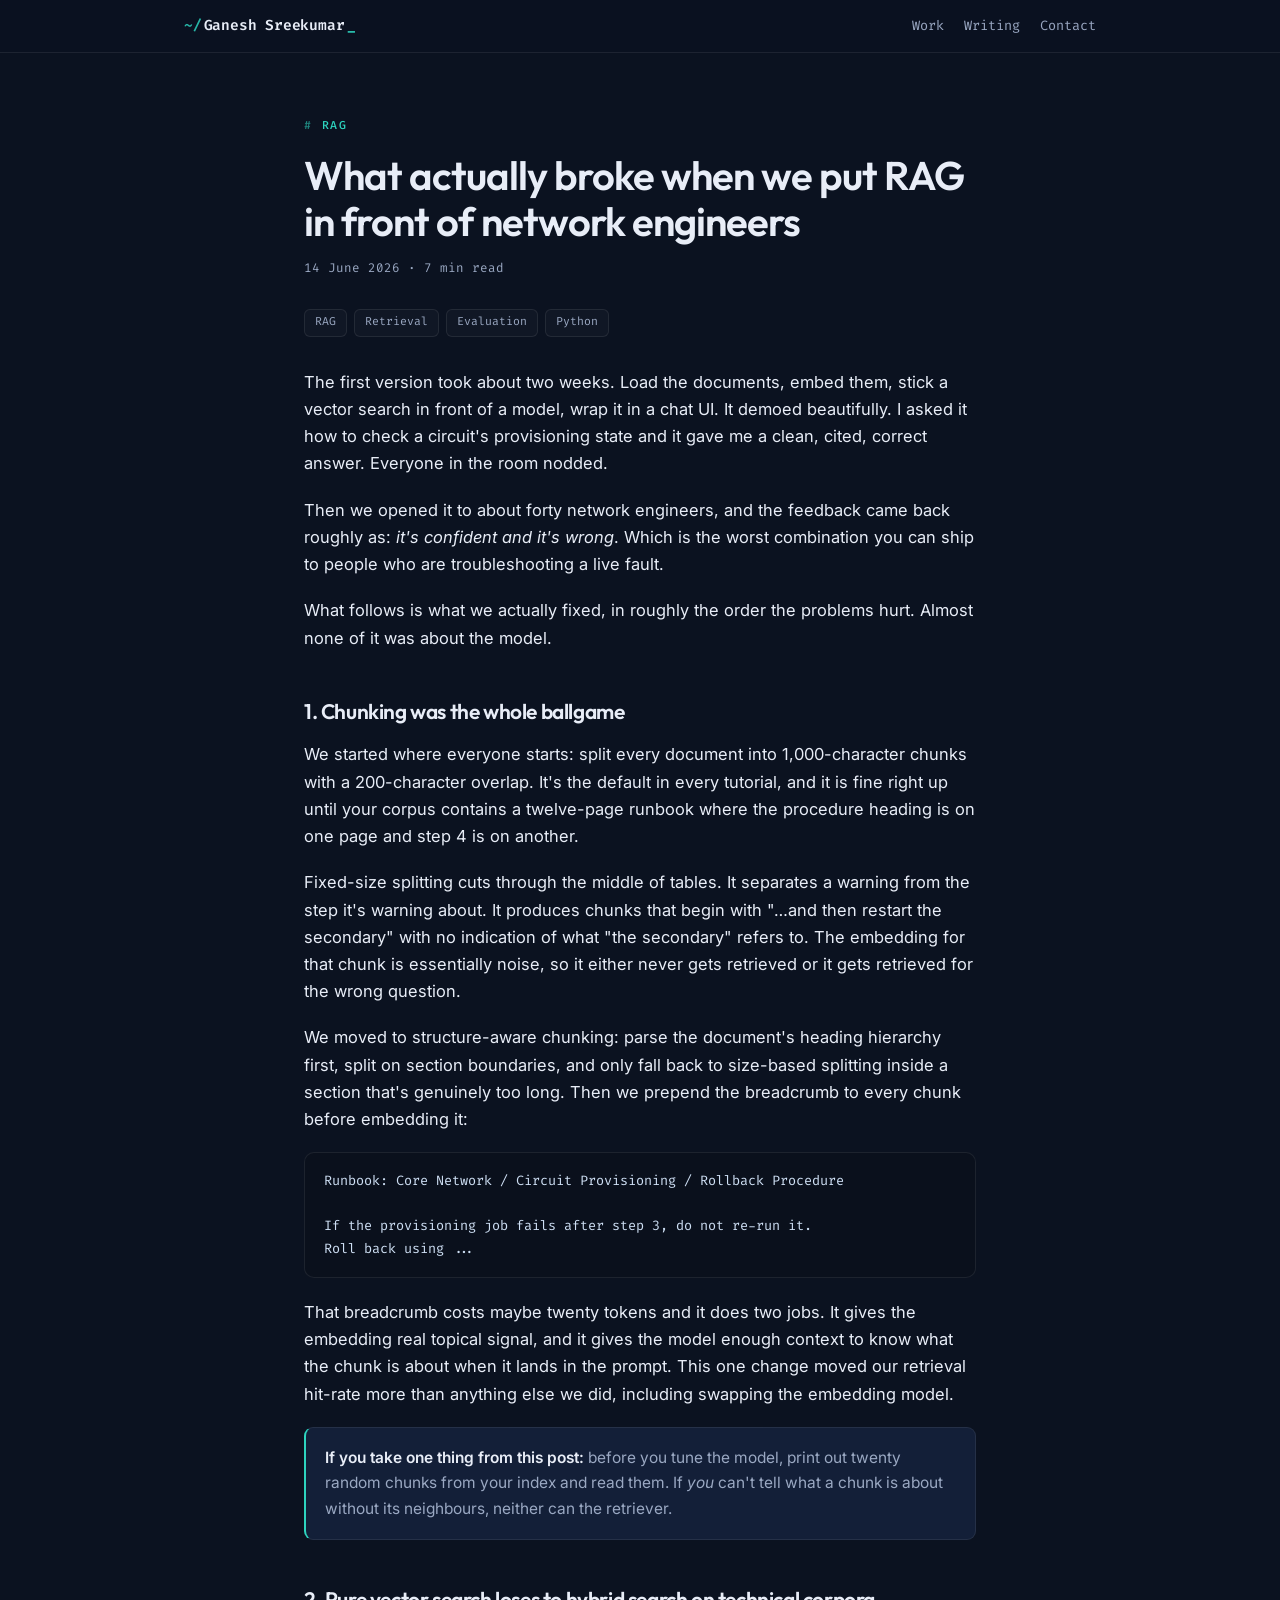
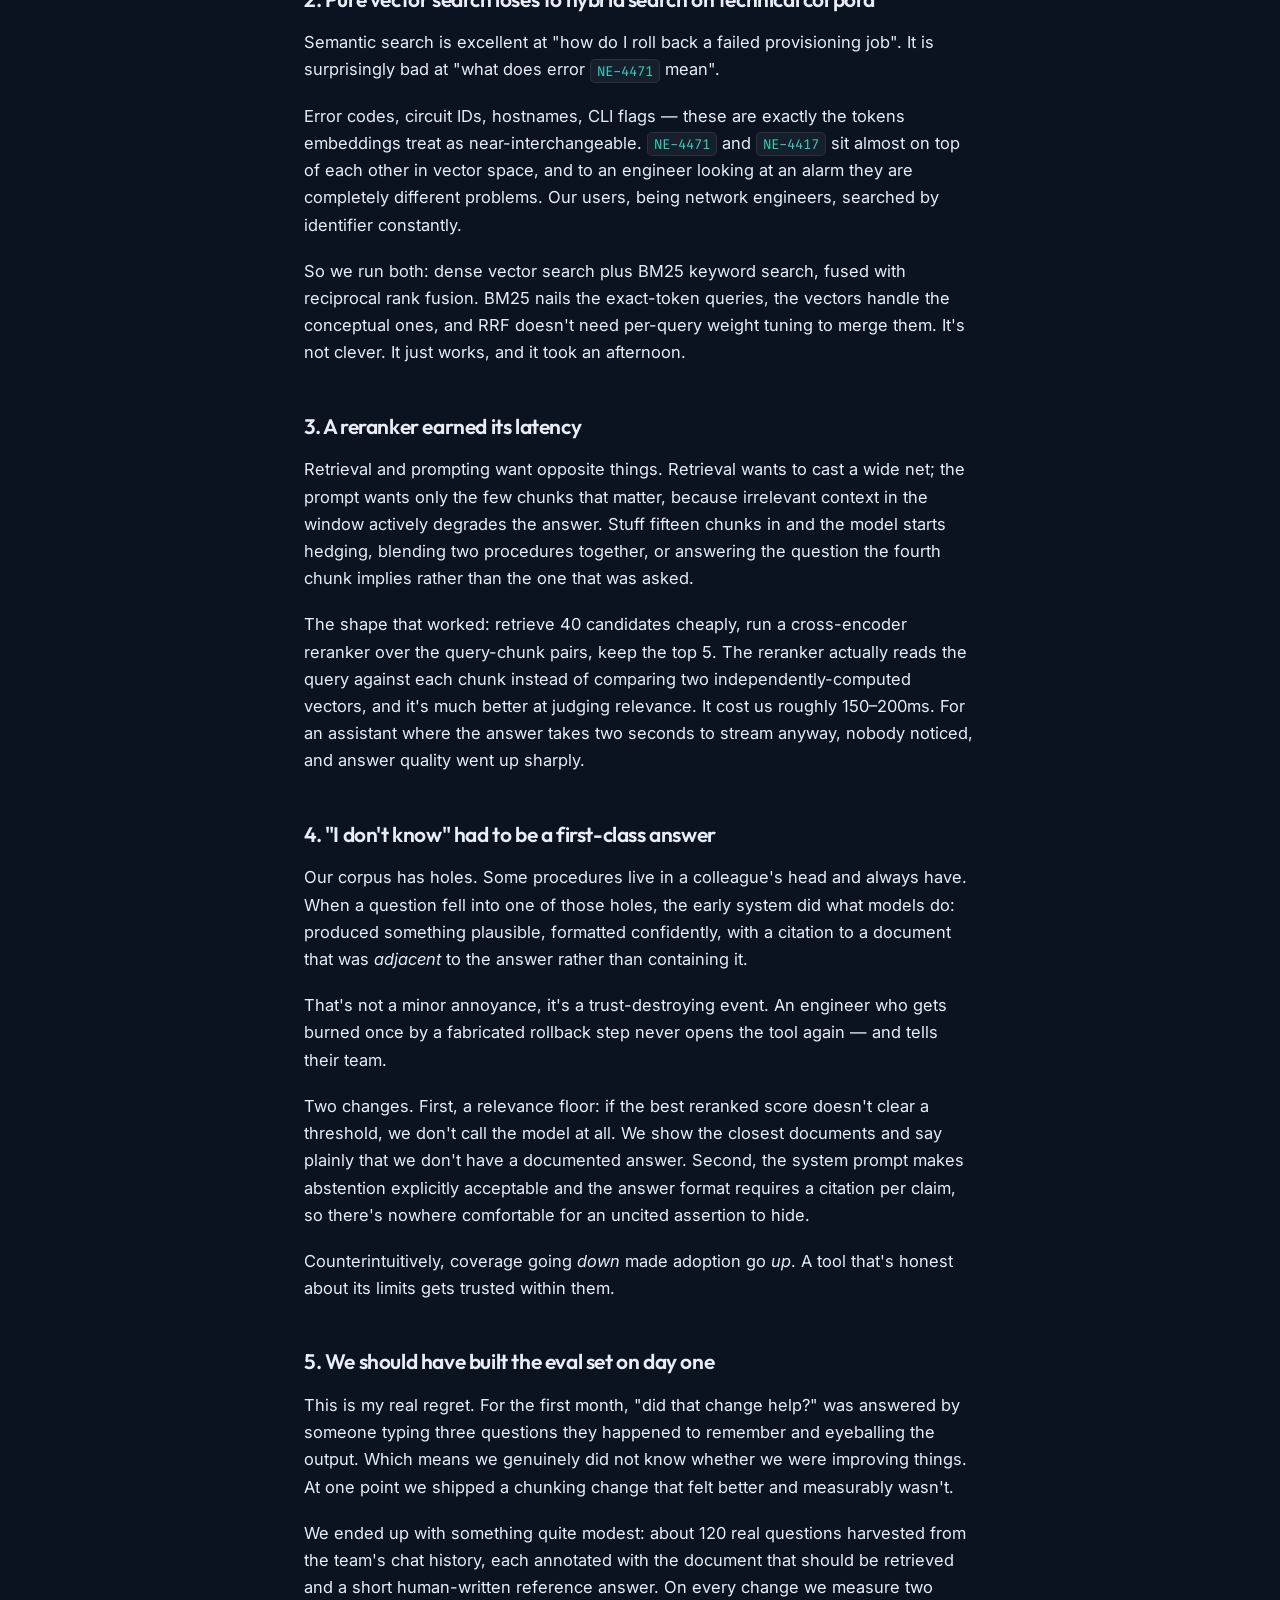
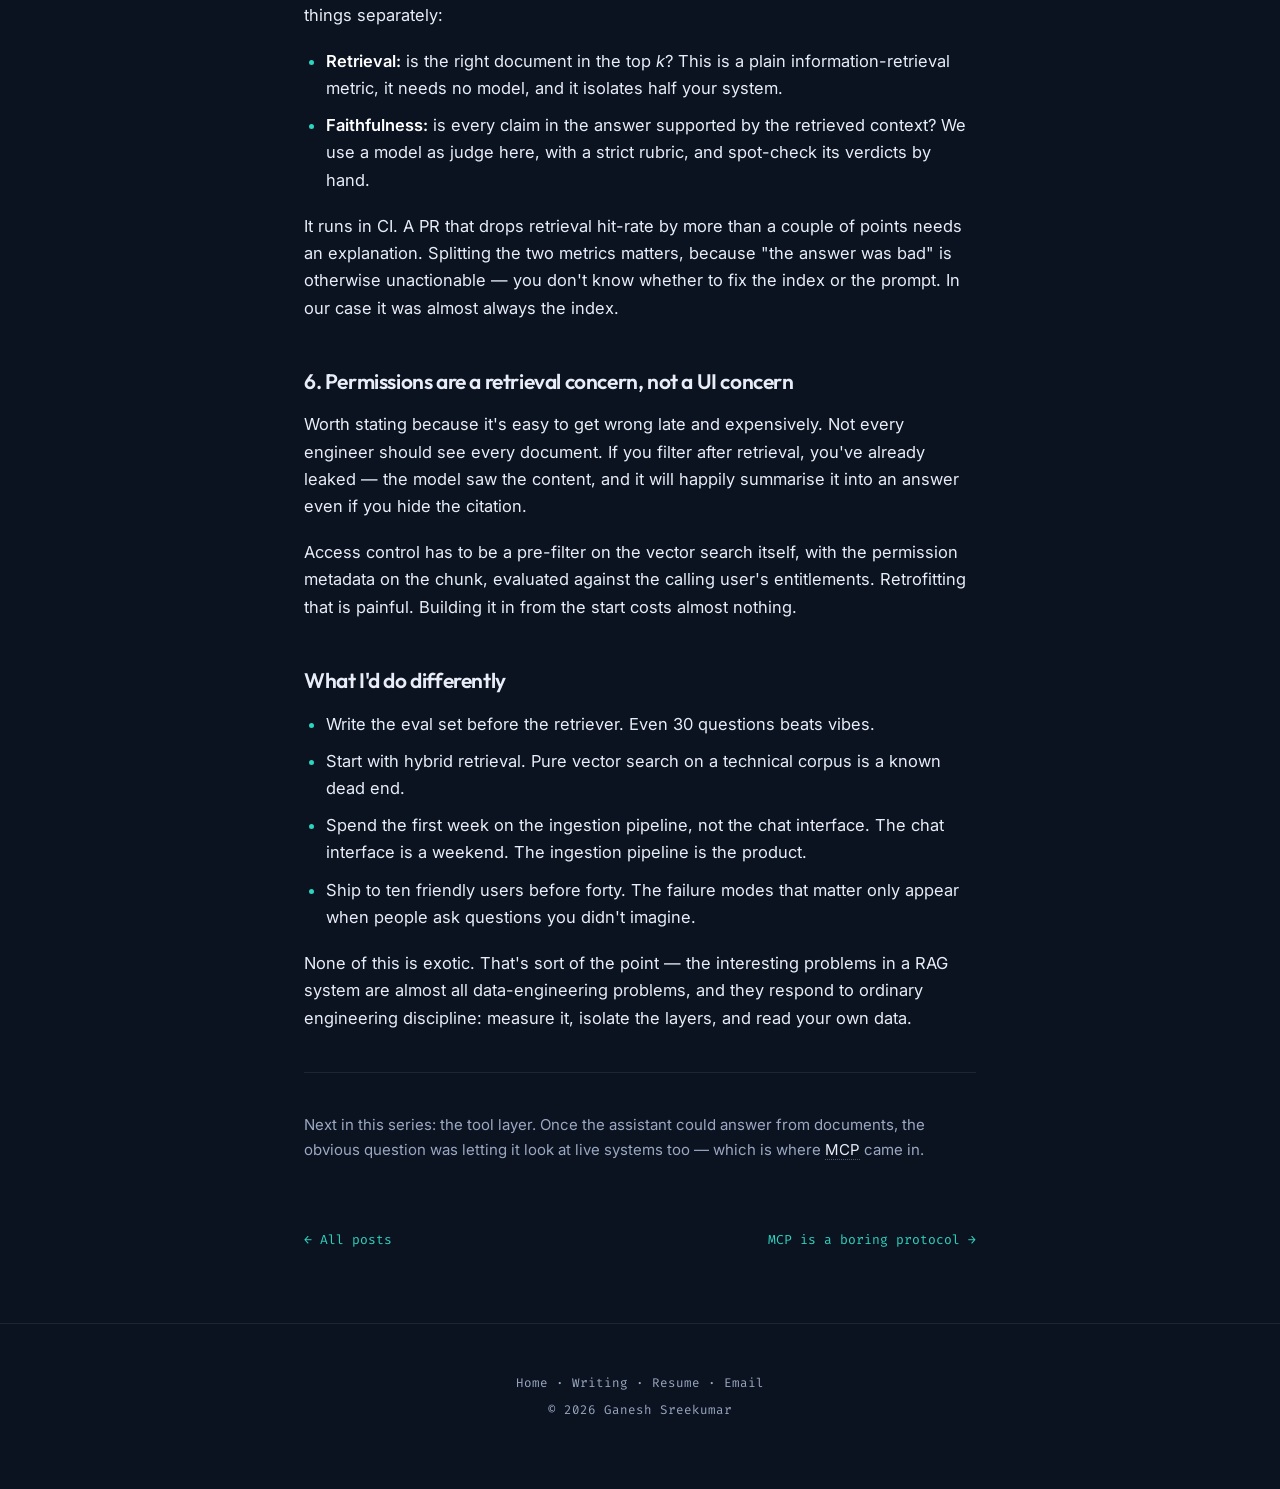
<file: blog/rag-lessons-from-production.html>
<!doctype html>
<html lang="en">
<head>
<meta charset="UTF-8" />
<meta name="viewport" content="width=device-width, initial-scale=1.0" />
<title>What actually broke when we put RAG in front of network engineers — Ganesh Sreekumar</title>
<meta name="description" content="Lessons from taking a retrieval-augmented generation assistant from demo to pilot: chunking, hybrid retrieval, reranking, and why the eval set should come first." />
<link rel="preconnect" href="https://fonts.googleapis.com" />
<link rel="preconnect" href="https://fonts.gstatic.com" crossorigin />
<link rel="stylesheet" href="https://fonts.googleapis.com/css2?family=Inter:wght@400;500;600&family=Outfit:wght@500;600;700&family=Fira+Code:wght@400;500&display=swap" />
<link rel="stylesheet" href="../styles.css" />
</head>
<body>

<header class="site">
  <nav class="site">
    <a class="brand" href="../index.html">Ganesh Sreekumar</a>
    <div class="links">
      <a href="../index.html#work">Work</a>
      <a href="index.html">Writing</a>
      <a href="../index.html#contact">Contact</a>
    </div>
  </nav>
</header>

<article class="article">
  <p class="eyebrow">RAG</p>
  <h1>What actually broke when we put RAG in front of network engineers</h1>
  <p class="byline">14 June 2026 · 7 min read</p>
  <div class="tags"><span>RAG</span><span>Retrieval</span><span>Evaluation</span><span>Python</span></div>

  <p>
    The first version took about two weeks. Load the documents, embed them, stick a vector search
    in front of a model, wrap it in a chat UI. It demoed beautifully. I asked it how to check a
    circuit's provisioning state and it gave me a clean, cited, correct answer. Everyone in the
    room nodded.
  </p>
  <p>
    Then we opened it to about forty network engineers, and the feedback came back roughly as:
    <em>it's confident and it's wrong</em>. Which is the worst combination you can ship to people
    who are troubleshooting a live fault.
  </p>
  <p>
    What follows is what we actually fixed, in roughly the order the problems hurt. Almost none of
    it was about the model.
  </p>

  <h2>1. Chunking was the whole ballgame</h2>
  <p>
    We started where everyone starts: split every document into 1,000-character chunks with a
    200-character overlap. It's the default in every tutorial, and it is fine right up until your
    corpus contains a twelve-page runbook where the procedure heading is on one page and step 4
    is on another.
  </p>
  <p>
    Fixed-size splitting cuts through the middle of tables. It separates a warning from the step
    it's warning about. It produces chunks that begin with "…and then restart the secondary" with
    no indication of what "the secondary" refers to. The embedding for that chunk is essentially
    noise, so it either never gets retrieved or it gets retrieved for the wrong question.
  </p>
  <p>
    We moved to structure-aware chunking: parse the document's heading hierarchy first, split on
    section boundaries, and only fall back to size-based splitting inside a section that's genuinely
    too long. Then we prepend the breadcrumb to every chunk before embedding it:
  </p>
  <pre><code>Runbook: Core Network / Circuit Provisioning / Rollback Procedure

If the provisioning job fails after step 3, do not re-run it.
Roll back using ...</code></pre>
  <p>
    That breadcrumb costs maybe twenty tokens and it does two jobs. It gives the embedding
    real topical signal, and it gives the model enough context to know what the chunk is about
    when it lands in the prompt. This one change moved our retrieval hit-rate more than anything
    else we did, including swapping the embedding model.
  </p>
  <div class="callout">
    <p>
      <strong>If you take one thing from this post:</strong> before you tune the model, print out
      twenty random chunks from your index and read them. If <em>you</em> can't tell what a chunk
      is about without its neighbours, neither can the retriever.
    </p>
  </div>

  <h2>2. Pure vector search loses to hybrid search on technical corpora</h2>
  <p>
    Semantic search is excellent at "how do I roll back a failed provisioning job". It is
    surprisingly bad at "what does error <code>NE-4471</code> mean".
  </p>
  <p>
    Error codes, circuit IDs, hostnames, CLI flags — these are exactly the tokens embeddings treat
    as near-interchangeable. <code>NE-4471</code> and <code>NE-4417</code> sit almost on top of
    each other in vector space, and to an engineer looking at an alarm they are completely
    different problems. Our users, being network engineers, searched by identifier constantly.
  </p>
  <p>
    So we run both: dense vector search plus BM25 keyword search, fused with reciprocal rank
    fusion. BM25 nails the exact-token queries, the vectors handle the conceptual ones, and RRF
    doesn't need per-query weight tuning to merge them. It's not clever. It just works, and it
    took an afternoon.
  </p>

  <h2>3. A reranker earned its latency</h2>
  <p>
    Retrieval and prompting want opposite things. Retrieval wants to cast a wide net; the prompt
    wants only the few chunks that matter, because irrelevant context in the window actively
    degrades the answer. Stuff fifteen chunks in and the model starts hedging, blending two
    procedures together, or answering the question the fourth chunk implies rather than the one
    that was asked.
  </p>
  <p>
    The shape that worked: retrieve 40 candidates cheaply, run a cross-encoder reranker over the
    query-chunk pairs, keep the top 5. The reranker actually reads the query against each chunk
    instead of comparing two independently-computed vectors, and it's much better at judging
    relevance. It cost us roughly 150–200ms. For an assistant where the answer takes two seconds
    to stream anyway, nobody noticed, and answer quality went up sharply.
  </p>

  <h2>4. "I don't know" had to be a first-class answer</h2>
  <p>
    Our corpus has holes. Some procedures live in a colleague's head and always have. When a
    question fell into one of those holes, the early system did what models do: produced something
    plausible, formatted confidently, with a citation to a document that was <em>adjacent</em> to
    the answer rather than containing it.
  </p>
  <p>
    That's not a minor annoyance, it's a trust-destroying event. An engineer who gets burned once
    by a fabricated rollback step never opens the tool again — and tells their team.
  </p>
  <p>
    Two changes. First, a relevance floor: if the best reranked score doesn't clear a threshold, we
    don't call the model at all. We show the closest documents and say plainly that we don't have a
    documented answer. Second, the system prompt makes abstention explicitly acceptable and the
    answer format requires a citation per claim, so there's nowhere comfortable for an
    uncited assertion to hide.
  </p>
  <p>
    Counterintuitively, coverage going <em>down</em> made adoption go <em>up</em>. A tool that's
    honest about its limits gets trusted within them.
  </p>

  <h2>5. We should have built the eval set on day one</h2>
  <p>
    This is my real regret. For the first month, "did that change help?" was answered by someone
    typing three questions they happened to remember and eyeballing the output. Which means we
    genuinely did not know whether we were improving things. At one point we shipped a chunking
    change that felt better and measurably wasn't.
  </p>
  <p>
    We ended up with something quite modest: about 120 real questions harvested from the team's
    chat history, each annotated with the document that should be retrieved and a short
    human-written reference answer. On every change we measure two things separately:
  </p>
  <ul>
    <li><strong>Retrieval:</strong> is the right document in the top <em>k</em>? This is a plain
      information-retrieval metric, it needs no model, and it isolates half your system.</li>
    <li><strong>Faithfulness:</strong> is every claim in the answer supported by the retrieved
      context? We use a model as judge here, with a strict rubric, and spot-check its verdicts by hand.</li>
  </ul>
  <p>
    It runs in CI. A PR that drops retrieval hit-rate by more than a couple of points needs an
    explanation. Splitting the two metrics matters, because "the answer was bad" is otherwise
    unactionable — you don't know whether to fix the index or the prompt. In our case it was
    almost always the index.
  </p>

  <h2>6. Permissions are a retrieval concern, not a UI concern</h2>
  <p>
    Worth stating because it's easy to get wrong late and expensively. Not every engineer should
    see every document. If you filter after retrieval, you've already leaked — the model saw the
    content, and it will happily summarise it into an answer even if you hide the citation.
  </p>
  <p>
    Access control has to be a pre-filter on the vector search itself, with the permission metadata
    on the chunk, evaluated against the calling user's entitlements. Retrofitting that is painful.
    Building it in from the start costs almost nothing.
  </p>

  <h2>What I'd do differently</h2>
  <ul>
    <li>Write the eval set before the retriever. Even 30 questions beats vibes.</li>
    <li>Start with hybrid retrieval. Pure vector search on a technical corpus is a known dead end.</li>
    <li>Spend the first week on the ingestion pipeline, not the chat interface. The chat interface
      is a weekend. The ingestion pipeline is the product.</li>
    <li>Ship to ten friendly users before forty. The failure modes that matter only appear when
      people ask questions you didn't imagine.</li>
  </ul>
  <p>
    None of this is exotic. That's sort of the point — the interesting problems in a RAG system
    are almost all data-engineering problems, and they respond to ordinary engineering discipline:
    measure it, isolate the layers, and read your own data.
  </p>

  <hr />
  <p style="color:var(--muted); font-size:15px;">
    Next in this series: the tool layer. Once the assistant could answer from documents, the
    obvious question was letting it look at live systems too — which is where
    <a href="mcp-is-boring.html">MCP</a> came in.
  </p>
</article>

<div class="post-nav">
  <a href="index.html">← All posts</a>
  <a href="mcp-is-boring.html">MCP is a boring protocol →</a>
</div>

<footer>
  <div class="wrap">
    <p><a href="../index.html">Home</a> · <a href="index.html">Writing</a> · <a href="../resume.pdf">Resume</a> · <a href="mailto:ganeshs404@gmail.com">Email</a></p>
    <p>© <span id="year"></span> Ganesh Sreekumar</p>
  </div>
</footer>

<script>document.getElementById('year').textContent = new Date().getFullYear();</script>
</body>
</html>
</file>
<file: styles.css>
/* ==========================================================================
   Ganesh Sreekumar — portfolio
   Palette unchanged (navy + teal). Layout, type and motion reworked.
   ========================================================================== */

:root{
  /* --- colours: unchanged --- */
  --bg: #0b1220;
  --bg-alt: #101a2e;
  --card: #131f38;
  --text: #e8edf7;
  --muted: #9aa8c2;
  --accent: #2dd4bf;
  --accent-soft: rgba(45, 212, 191, 0.14);
  --border: rgba(255,255,255,0.08);

  /* --- derived --- */
  --border-strong: rgba(255,255,255,0.14);
  --accent-dim: rgba(45, 212, 191, 0.35);
  --accent-glow: rgba(45, 212, 191, 0.07);
  --code-bg: #0a101c;

  /* --- type --- */
  --font-sans: "Inter", -apple-system, BlinkMacSystemFont, "Segoe UI", Roboto, Helvetica, Arial, sans-serif;
  --font-display: "Outfit", var(--font-sans);
  --font-mono: "Fira Code", "JetBrains Mono", ui-monospace, SFMono-Regular, Menlo, Consolas, monospace;

  /* --- motion --- */
  --ease-out: cubic-bezier(0, 0, .2, 1);
  --ease-in-out: cubic-bezier(.4, 0, .2, 1);
  --dur: .18s;

  --max: 960px;
  --max-read: 720px;
}

*{box-sizing:border-box;}
html{scroll-behavior:smooth;}

body{
  margin:0;
  font-family: var(--font-sans);
  background: var(--bg);
  color: var(--text);
  line-height:1.65;
  -webkit-font-smoothing:antialiased;
  text-rendering:optimizeLegibility;
}

.wrap{max-width:var(--max); margin:0 auto; padding:0 24px;}

/* ==========================================================================
   Links — dotted underline that resolves to the accent on hover
   ========================================================================== */
a{
  color: var(--accent);
  text-decoration: underline;
  text-decoration-color: color-mix(in srgb, var(--accent) 35%, transparent);
  text-decoration-thickness: 1px;
  text-underline-offset: 4px;
  transition: color var(--dur) var(--ease-out),
              text-decoration-color var(--dur) var(--ease-out);
}
a:hover{ text-decoration-color: var(--accent); }

/* body-copy links read quieter until hovered */
.article p > a,
.summary a,
.section-intro a,
.community-card a{
  color: var(--text);
  text-decoration-style: dotted;
  text-decoration-color: color-mix(in srgb, var(--muted) 45%, transparent);
}
.article p > a:hover,
.summary a:hover,
.section-intro a:hover,
.community-card a:hover{
  color: var(--accent);
  text-decoration-style: solid;
  text-decoration-color: var(--accent);
}

/* links that shouldn't be underlined at all */
a.btn, a.brand, .links a, .post-item h3 a, .stack a, footer a, .post-nav a, a.more{
  text-decoration:none;
}

/* ==========================================================================
   Header
   ========================================================================== */
header.site{
  position:sticky; top:0; z-index:20;
  background: color-mix(in srgb, var(--bg) 82%, transparent);
  backdrop-filter: blur(10px) saturate(1.4);
  -webkit-backdrop-filter: blur(10px) saturate(1.4);
  border-bottom:1px solid var(--border);
}
nav.site{
  display:flex; align-items:center; justify-content:space-between;
  max-width:var(--max); margin:0 auto; padding:13px 24px;
  gap:16px;
}
nav.site .brand{
  font-family: var(--font-mono);
  font-weight:600; font-size:14.5px; color:var(--text);
  letter-spacing:-0.2px;
  display:inline-flex; align-items:center; gap:2px;
}
nav.site .brand::before{ content:"~/"; color:var(--accent); opacity:.85; }
nav.site .brand::after{
  content:"_";
  color:var(--accent);
  animation: cursor-blink 1.15s step-end infinite;
  margin-left:1px;
}
nav.site .links{
  display:flex; gap:20px; font-size:13.5px; flex-wrap:wrap;
  font-family:var(--font-mono);
}
nav.site .links a{ color:var(--muted); position:relative; padding:2px 0; }
nav.site .links a::before{ content:""; color:var(--accent); opacity:0; transition:opacity var(--dur) var(--ease-out); }
nav.site .links a:hover{ color:var(--text); }
nav.site .links a:hover::before{ content:"/"; opacity:.7; }

/* ==========================================================================
   Hero
   ========================================================================== */
.hero{
  position:relative;
  padding:84px 0 60px;
  overflow:hidden;
}
/* drifting accent orbs */
.hero::before,
.hero::after{
  content:"";
  position:absolute;
  border-radius:50%;
  pointer-events:none;
  filter: blur(70px);
  background: var(--accent);
  opacity:.10;
  animation: float-orb 22s var(--ease-in-out) infinite;
}
.hero::before{ width:420px; height:420px; top:-140px; left:-80px; }
.hero::after{ width:320px; height:320px; top:20px; right:-120px; animation-delay:-8s; opacity:.07; }
.hero > .wrap{ position:relative; z-index:1; }

.status{
  display:inline-flex; align-items:center; gap:9px;
  font-family:var(--font-mono); font-size:12px; letter-spacing:.3px;
  color:var(--muted);
  border:1px solid var(--border); border-radius:999px;
  padding:5px 13px 5px 11px;
  margin-bottom:22px;
  background: rgba(255,255,255,0.02);
  animation: code-fade-in .5s var(--ease-out) both;
}
.status .dot{
  position:relative; width:7px; height:7px; border-radius:50%;
  background:var(--accent); flex:none;
}
.status .dot::after{
  content:""; position:absolute; inset:0; border-radius:50%;
  background:var(--accent);
  animation: pulse-dot 2s var(--ease-in-out) infinite;
}

.hero h1{
  font-family: var(--font-display);
  font-size:clamp(34px, 5.2vw, 52px);
  font-weight:600;
  line-height:1.08;
  margin:0 0 10px;
  letter-spacing:-1.2px;
  animation: code-fade-in .5s var(--ease-out) .06s both;
}
.hero .role{
  font-family:var(--font-mono);
  color:var(--accent);
  font-weight:500;
  font-size:15px;
  letter-spacing:-0.2px;
  margin:0 0 20px;
  animation: code-fade-in .5s var(--ease-out) .12s both;
}
.hero .role::before{ content:"// "; opacity:.55; }

.hero .summary{
  color:var(--muted);
  max-width:660px;
  font-size:16.5px;
  animation: code-fade-in .5s var(--ease-out) .18s both;
}

.hero .meta{
  display:flex; flex-wrap:wrap; gap:8px 20px;
  margin-top:24px; font-size:13.5px; color:var(--muted);
  font-family:var(--font-mono);
  animation: code-fade-in .5s var(--ease-out) .24s both;
}
.hero .meta span{display:inline-flex; align-items:center; gap:7px;}

.cta-row{
  margin-top:30px; display:flex; gap:11px; flex-wrap:wrap;
  animation: code-fade-in .5s var(--ease-out) .3s both;
}
.btn{
  display:inline-flex; align-items:center; gap:8px;
  padding:11px 19px; border-radius:8px;
  font-size:13.5px; font-weight:500;
  font-family:var(--font-mono);
  border:1px solid var(--border);
  transition: transform var(--dur) var(--ease-out),
              border-color var(--dur) var(--ease-out),
              background-color var(--dur) var(--ease-out),
              opacity var(--dur) var(--ease-out);
}
.btn:hover{ transform:translateY(-1px); }
.btn.primary{ background:var(--accent); color:#04211d; border-color:var(--accent); font-weight:600; }
.btn.primary:hover{ opacity:.9; }
.btn.ghost{ color:var(--text); background:rgba(255,255,255,0.02); }
.btn.ghost:hover{ border-color:var(--accent-dim); background:var(--accent-glow); }

/* ==========================================================================
   Terminal block
   ========================================================================== */
.terminal{
  margin-top:36px;
  background:var(--code-bg);
  border:1px solid var(--border);
  border-radius:11px;
  overflow:hidden;
  font-family:var(--font-mono);
  font-size:13px;
  line-height:1.75;
  box-shadow: 0 18px 40px -22px rgba(0,0,0,.9);
  animation: terminal-enter .5s var(--ease-out) .36s both;
}
.terminal-bar{
  display:flex; align-items:center; gap:7px;
  padding:10px 14px;
  border-bottom:1px solid var(--border);
  background: rgba(255,255,255,0.02);
}
.terminal-bar i{ width:10px; height:10px; border-radius:50%; background:var(--border-strong); display:block; }
.terminal-bar i:nth-child(3){ background: color-mix(in srgb, var(--accent) 55%, transparent); }
.terminal-bar .path{
  margin-left:8px; font-size:11.5px; color:var(--muted); letter-spacing:.2px;
}
.terminal-body{ padding:15px 17px 17px; overflow-x:auto; }
.terminal-body .line{ white-space:pre; }
.terminal-body .prompt{ color:var(--accent); user-select:none; }
.terminal-body .cmd{ color:var(--text); }
.terminal-body .out{ color:var(--muted); }
.terminal-body .key{ color:var(--accent); }
.terminal-body .cursor{
  display:inline-block; width:8px; height:15px;
  background:var(--accent); vertical-align:-2px; margin-left:3px;
  animation: cursor-blink 1.15s step-end infinite;
}

/* ==========================================================================
   Sections
   ========================================================================== */
section{ padding:64px 0; position:relative; }
section.alt{
  background:var(--bg-alt);
  border-top:1px solid var(--border);
  border-bottom:1px solid var(--border);
}

section h2{
  font-family:var(--font-mono);
  font-size:12px; text-transform:uppercase; letter-spacing:2px;
  color:var(--accent); font-weight:500;
  margin:0 0 24px;
  padding-left:15px;
  position:relative;
}
section h2::before{
  content:"";
  position:absolute; left:0; top:2px; bottom:2px;
  width:2px; border-radius:2px;
  background:var(--accent);
  animation: accent-bar-in .45s var(--ease-out) both;
}

.section-intro{
  color:var(--muted); margin:-10px 0 30px;
  max-width:var(--max-read); font-size:15.5px;
}

/* ==========================================================================
   Experience
   ========================================================================== */
.job{ padding:24px 0; border-top:1px solid var(--border); }
.job:first-of-type{ border-top:none; padding-top:4px; }
.job-head{ display:flex; justify-content:space-between; align-items:baseline; flex-wrap:wrap; gap:8px; }
.job-head h3{ margin:0; font-size:18px; font-family:var(--font-display); font-weight:600; letter-spacing:-0.3px; }
.job-head .dates{
  color:var(--muted); font-size:12.5px; white-space:nowrap;
  font-family:var(--font-mono);
}
.job .company{
  color:var(--accent); font-size:13.5px; margin:3px 0 12px;
  font-family:var(--font-mono); opacity:.9;
}
.job ul{ margin:0; padding-left:19px; }
.job li{ margin-bottom:9px; font-size:15px; }
.job li::marker{ color:var(--accent); content:"▸ "; }

/* ==========================================================================
   Skills
   ========================================================================== */
.skill-group{ margin-bottom:26px; }
.skill-group:last-child{ margin-bottom:0; }
.skill-group h3{
  font-family:var(--font-mono);
  font-size:12px; margin:0 0 12px; color:var(--muted);
  font-weight:500; letter-spacing:.6px;
}
.skill-group h3::before{ content:"$ "; color:var(--accent); opacity:.6; }

.skills{ display:flex; flex-wrap:wrap; gap:8px; }
.skills span{
  background:var(--card);
  border:1px solid var(--border);
  padding:6px 12px; border-radius:7px;
  font-size:12.5px; color:var(--text);
  font-family:var(--font-mono);
  transition: border-color var(--dur) var(--ease-out),
              color var(--dur) var(--ease-out),
              transform var(--dur) var(--ease-out);
}
.skills span:hover{ border-color:var(--accent-dim); color:var(--accent); transform:translateY(-1px); }

/* ==========================================================================
   Work / deep-dive cards
   ========================================================================== */
.work-grid{ display:grid; gap:18px; }
.work-card{
  position:relative;
  background:var(--card);
  border:1px solid var(--border);
  border-radius:12px;
  padding:26px;
  overflow:hidden;
  transition: border-color .25s var(--ease-out), transform .25s var(--ease-out);
}
.work-card::after{
  content:"";
  position:absolute; left:0; right:0; top:0; height:1px;
  background:linear-gradient(90deg, transparent, var(--accent), transparent);
  opacity:0; transition:opacity .25s var(--ease-out);
}
.work-card:hover{ border-color:var(--border-strong); transform:translateY(-2px); }
.work-card:hover::after{ opacity:.8; }

.work-card .kicker{
  font-family:var(--font-mono);
  color:var(--accent); font-size:11px; text-transform:uppercase;
  letter-spacing:1.6px; margin:0 0 11px; font-weight:500;
}
.work-card h3{
  margin:0 0 12px; font-size:18px;
  font-family:var(--font-display); font-weight:600; letter-spacing:-0.3px;
}
.work-card p{ margin:0 0 13px; font-size:15px; color:var(--muted); }
.work-card p:last-child{ margin-bottom:0; }
.work-card .label{ color:var(--text); font-weight:600; }
.work-card ul{ margin:0 0 15px; padding-left:19px; }
.work-card li{ margin-bottom:8px; font-size:14.5px; color:var(--muted); }
.work-card li::marker{ color:var(--accent); }

.stack{ display:flex; flex-wrap:wrap; gap:7px; margin-top:17px; }
.stack span{
  border:1px solid var(--border);
  background:rgba(255,255,255,0.025);
  padding:3.5px 10px; border-radius:6px;
  font-size:11.5px; color:var(--muted);
  font-family:var(--font-mono);
}

/* ==========================================================================
   Cert / community
   ========================================================================== */
.cert-card, .community-card{
  background:var(--card); border:1px solid var(--border);
  border-radius:12px; padding:24px;
  transition: border-color .25s var(--ease-out);
}
.cert-card:hover, .community-card:hover{ border-color:var(--border-strong); }
.cert-card h3, .community-card h3{
  margin:0 0 7px; font-size:17px;
  font-family:var(--font-display); font-weight:600; letter-spacing:-0.2px;
}
.cert-card .dates{
  color:var(--muted); font-size:12.5px; margin-bottom:0;
  font-family:var(--font-mono);
}
.community-card p{ color:var(--muted); margin:10px 0 0; }
.community-card ul{ margin:13px 0 0; padding-left:19px; }
.community-card li{ margin-bottom:7px; font-size:14.5px; color:var(--muted); }
.community-card li::marker{ color:var(--accent); }

/* ==========================================================================
   Writing list
   ========================================================================== */
.post-list{ display:grid; }
.post-item{
  padding:22px 0; border-top:1px solid var(--border);
  transition: padding-left .25s var(--ease-out);
}
.post-item:first-child{ border-top:none; }
.post-item:hover{ padding-left:7px; }
.post-item h3{
  margin:0 0 7px; font-size:18px; line-height:1.35;
  font-family:var(--font-display); font-weight:600; letter-spacing:-0.3px;
}
.post-item h3 a{ color:var(--text); transition:color var(--dur) var(--ease-out); }
.post-item:hover h3 a{ color:var(--accent); }
.post-meta{
  color:var(--muted); font-size:12px; margin:0 0 11px;
  font-family:var(--font-mono); letter-spacing:.2px;
}
.post-item p.excerpt{ color:var(--muted); margin:0; font-size:15px; }
.post-item .more{
  font-size:13px; display:inline-block; margin-top:11px;
  font-family:var(--font-mono); color:var(--accent);
  transition: transform var(--dur) var(--ease-out);
}
.post-item:hover .more{ transform:translateX(3px); }

/* ==========================================================================
   Article
   ========================================================================== */
.article{ max-width:var(--max-read); margin:0 auto; padding:64px 24px 48px; }
.article .eyebrow{
  font-family:var(--font-mono);
  color:var(--accent); font-size:11.5px; text-transform:uppercase;
  letter-spacing:1.8px; margin:0 0 16px; font-weight:500;
}
.article .eyebrow::before{ content:"# "; opacity:.6; }
.article h1{
  font-family:var(--font-display);
  font-size:clamp(29px, 4.4vw, 40px); line-height:1.15;
  letter-spacing:-1px; font-weight:600; margin:0 0 14px;
}
.article .byline{
  color:var(--muted); font-size:12.5px; margin:0 0 30px;
  font-family:var(--font-mono);
}
.article h2{
  font-family:var(--font-display);
  font-size:21px; text-transform:none; letter-spacing:-0.4px;
  color:var(--text); font-weight:600; margin:42px 0 13px;
  padding-left:0;
}
.article h2::before{ display:none; }
.article h3{ font-size:17px; margin:30px 0 10px; font-family:var(--font-display); font-weight:600; }
.article p{ font-size:16.5px; margin:0 0 19px; }
.article ul, .article ol{ padding-left:22px; margin:0 0 19px; }
.article li{ font-size:16.5px; margin-bottom:10px; }
.article li::marker{ color:var(--accent); }
.article strong{ color:#fff; font-weight:600; }
.article hr{ border:none; border-top:1px solid var(--border); margin:40px 0; }
.article blockquote{
  margin:0 0 21px; padding:3px 0 3px 19px;
  border-left:2px solid var(--accent); color:var(--muted); font-style:italic;
}
.article code{
  background:rgba(255,255,255,0.055);
  border:1px solid var(--border);
  padding:1.5px 6px; border-radius:5px; font-size:14px;
  font-family: var(--font-mono);
  color:var(--accent);
}
.article pre{
  position:relative;
  background:var(--code-bg); border:1px solid var(--border);
  border-radius:10px; padding:17px 19px; overflow-x:auto; margin:0 0 21px;
}
.article pre code{
  background:none; border:none; padding:0; font-size:13.5px; line-height:1.6;
  color:#cfe0f5; white-space:pre;
}
.article table{ width:100%; border-collapse:collapse; margin:0 0 21px; font-size:15px; }
.article th, .article td{ border:1px solid var(--border); padding:9px 13px; text-align:left; }
.article th{ background:rgba(255,255,255,0.03); font-family:var(--font-mono); font-size:12.5px; font-weight:500; color:var(--accent); }

.callout{
  background:var(--card); border:1px solid var(--border);
  border-left:2px solid var(--accent);
  border-radius:9px; padding:17px 19px; margin:0 0 23px;
}
.callout p{ margin:0; font-size:15.5px; color:var(--muted); }
.callout p strong{ color:var(--text); }

.tags{ display:flex; flex-wrap:wrap; gap:7px; margin:0 0 32px; }
.tags span{
  border:1px solid var(--border); background:rgba(255,255,255,0.025);
  padding:3.5px 10px; border-radius:6px; font-size:11.5px; color:var(--muted);
  font-family:var(--font-mono);
}

.post-nav{
  max-width:var(--max-read); margin:0 auto; padding:0 24px 72px;
  display:flex; justify-content:space-between; gap:16px; flex-wrap:wrap;
  font-size:13px; font-family:var(--font-mono);
}
.post-nav a{ transition: transform var(--dur) var(--ease-out); display:inline-block; }
.post-nav a:hover{ transform:translateY(-1px); }

/* ==========================================================================
   Marquee
   ========================================================================== */
.marquee{
  overflow:hidden; position:relative;
  border-top:1px solid var(--border); border-bottom:1px solid var(--border);
  background:var(--bg-alt);
  padding:13px 0;
  -webkit-mask-image: linear-gradient(90deg, transparent, #000 9%, #000 91%, transparent);
  mask-image: linear-gradient(90deg, transparent, #000 9%, #000 91%, transparent);
}
.marquee-track{
  display:flex; width:max-content;
  animation: marquee 42s linear infinite;
}
.marquee:hover .marquee-track{ animation-play-state:paused; }
.marquee-track span{
  font-family:var(--font-mono); font-size:12.5px; color:var(--muted);
  padding:0 20px; white-space:nowrap; letter-spacing:.3px;
}
.marquee-track span::after{ content:"·"; color:var(--accent); margin-left:20px; opacity:.5; }

/* ==========================================================================
   Footer
   ========================================================================== */
footer{
  padding:42px 0 64px; text-align:center;
  color:var(--muted); font-size:12.5px;
  border-top:1px solid var(--border);
  font-family:var(--font-mono);
}
footer p{ margin:7px 0; }
footer a{ color:var(--muted); }
footer a:hover{ color:var(--accent); }

/* ==========================================================================
   Responsive
   ========================================================================== */
@media (max-width:640px){
  nav.site{ flex-direction:column; align-items:flex-start; gap:11px; }
  nav.site .links{ gap:14px; font-size:12.5px; }
  .hero{ padding:52px 0 44px; }
  .hero::before, .hero::after{ display:none; }
  section{ padding:48px 0; }
  .article{ padding-top:44px; }
  .terminal{ font-size:11.5px; }
  .work-card{ padding:20px; }
}

/* ==========================================================================
   Motion preferences
   ========================================================================== */
@media (prefers-reduced-motion: reduce){
  *, *::before, *::after{
    animation-duration:.01ms !important;
    animation-iteration-count:1 !important;
    transition-duration:.01ms !important;
    scroll-behavior:auto !important;
  }
}

/* ==========================================================================
   Keyframes
   ========================================================================== */
@keyframes cursor-blink{ 0%,50%{opacity:1} 51%,100%{opacity:0} }
@keyframes terminal-enter{
  0%{ opacity:0; transform:scale(.97) translateY(6px); }
  100%{ opacity:1; transform:scale(1) translateY(0); }
}
@keyframes accent-bar-in{
  0%{ opacity:0; transform-origin:top; transform:scaleY(0); }
  100%{ opacity:1; transform-origin:top; transform:scaleY(1); }
}
@keyframes code-fade-in{
  0%{ opacity:0; transform:translateY(5px); }
  100%{ opacity:1; transform:translateY(0); }
}
@keyframes pulse-dot{
  0%,100%{ opacity:.75; transform:scale(1); }
  50%{ opacity:0; transform:scale(1.9); }
}
@keyframes float-orb{
  0%,100%{ transform:translate(0) scale(1); }
  33%{ transform:translate(30px,-20px) scale(1.05); }
  66%{ transform:translate(-20px,15px) scale(.95); }
}
@keyframes marquee{
  0%{ transform:translateX(0); }
  100%{ transform:translateX(-50%); }
}
</file>
